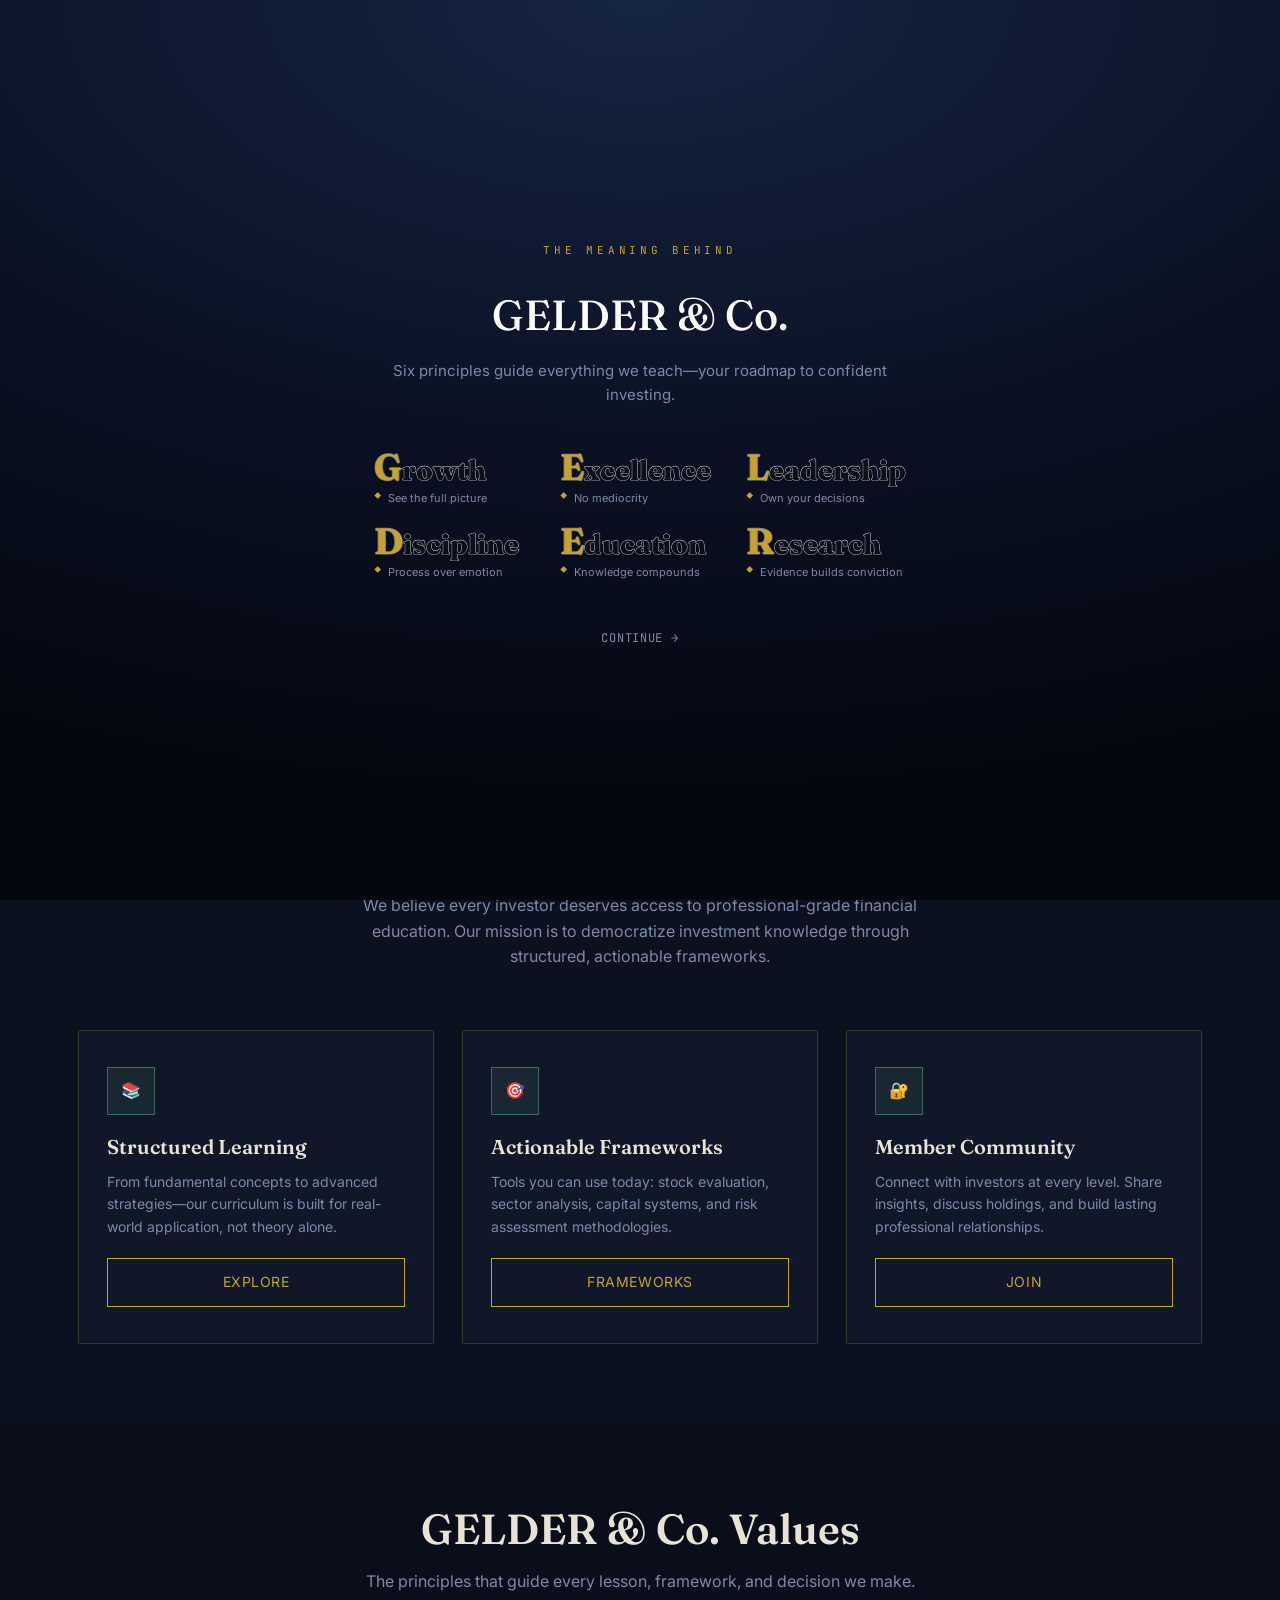
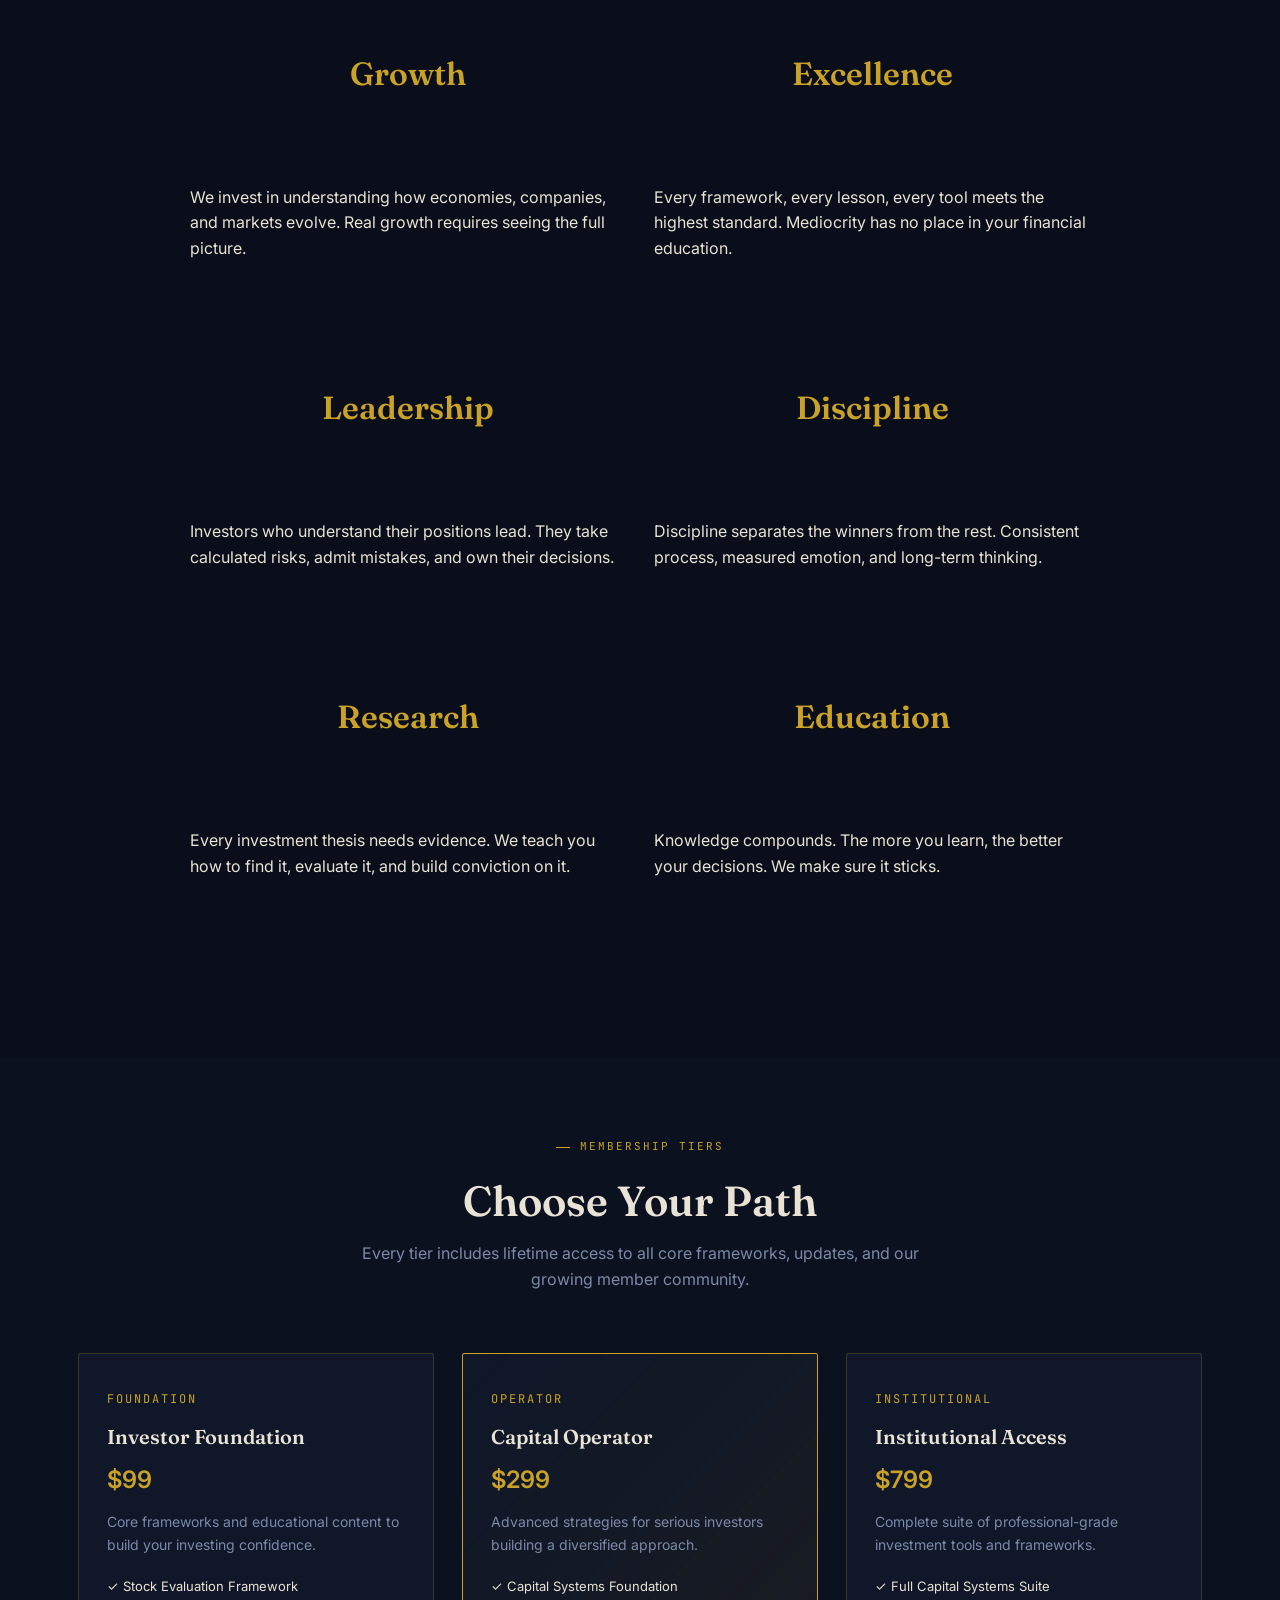
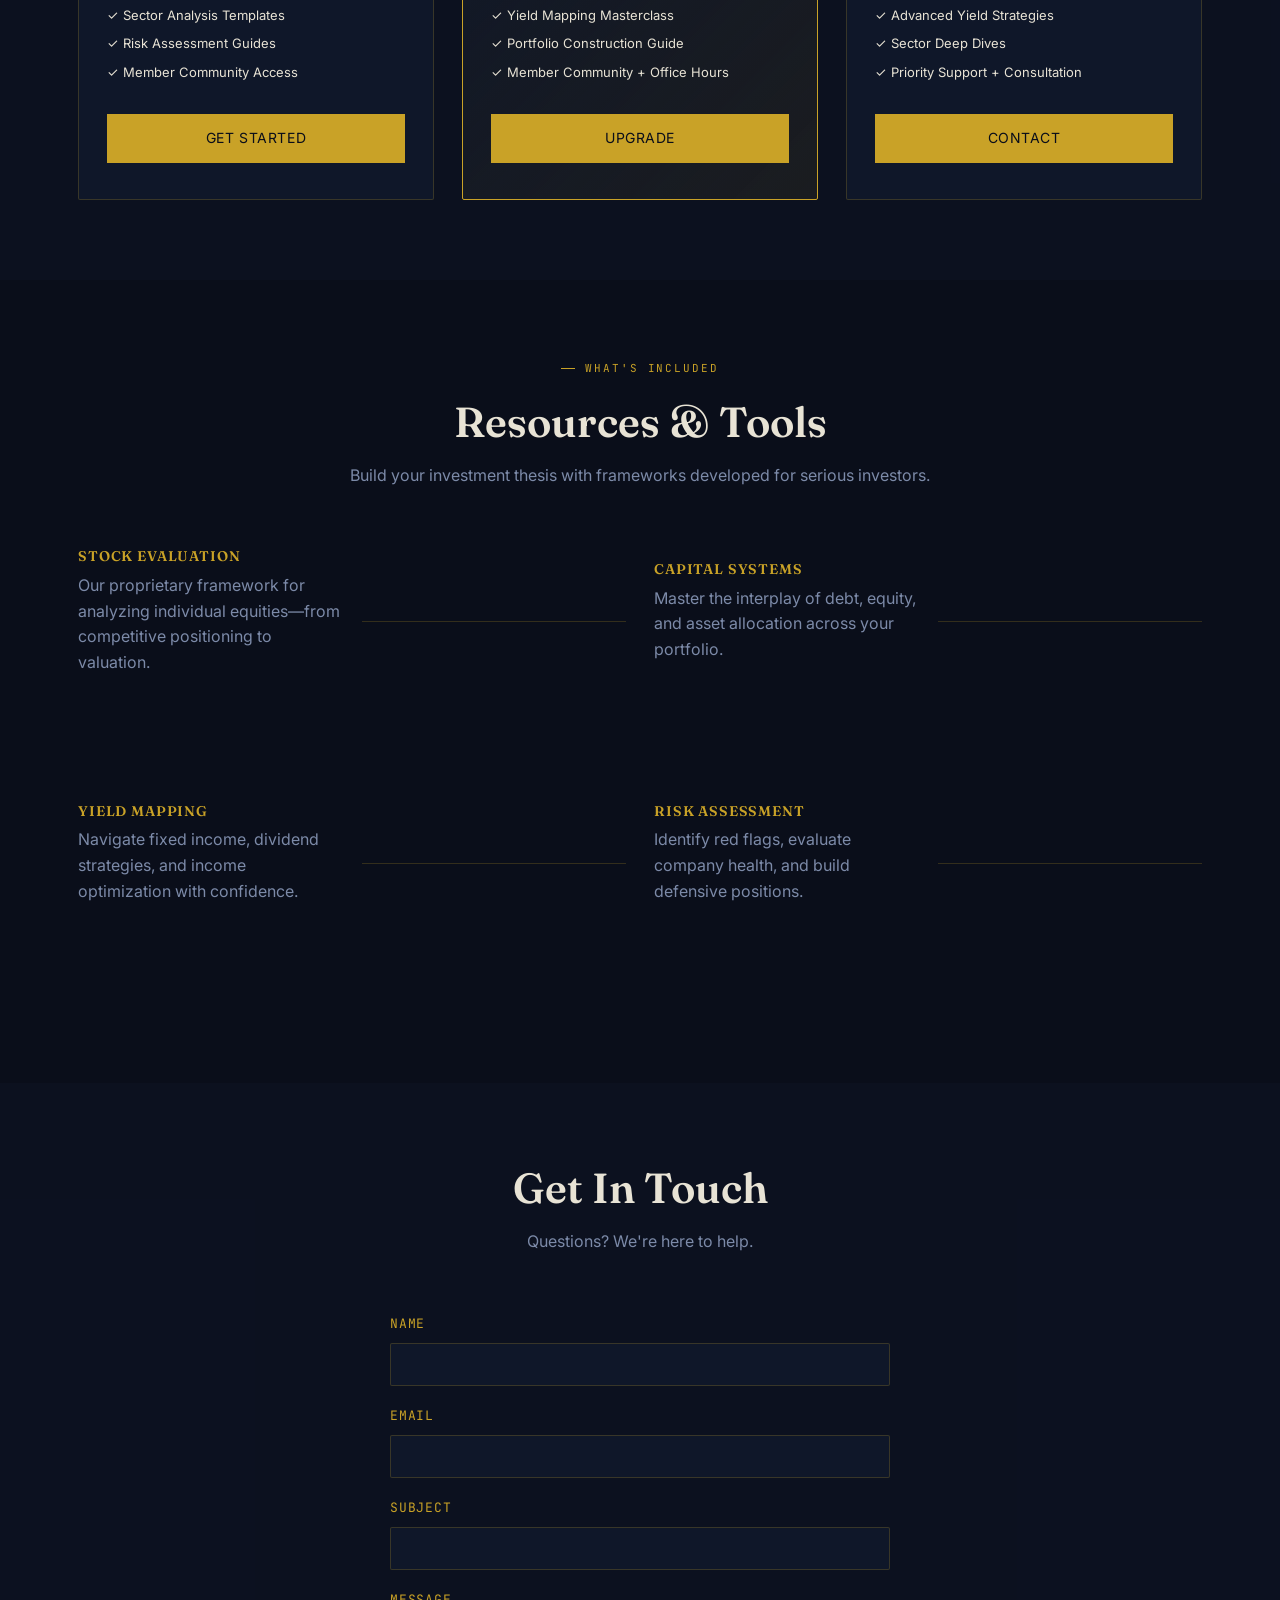
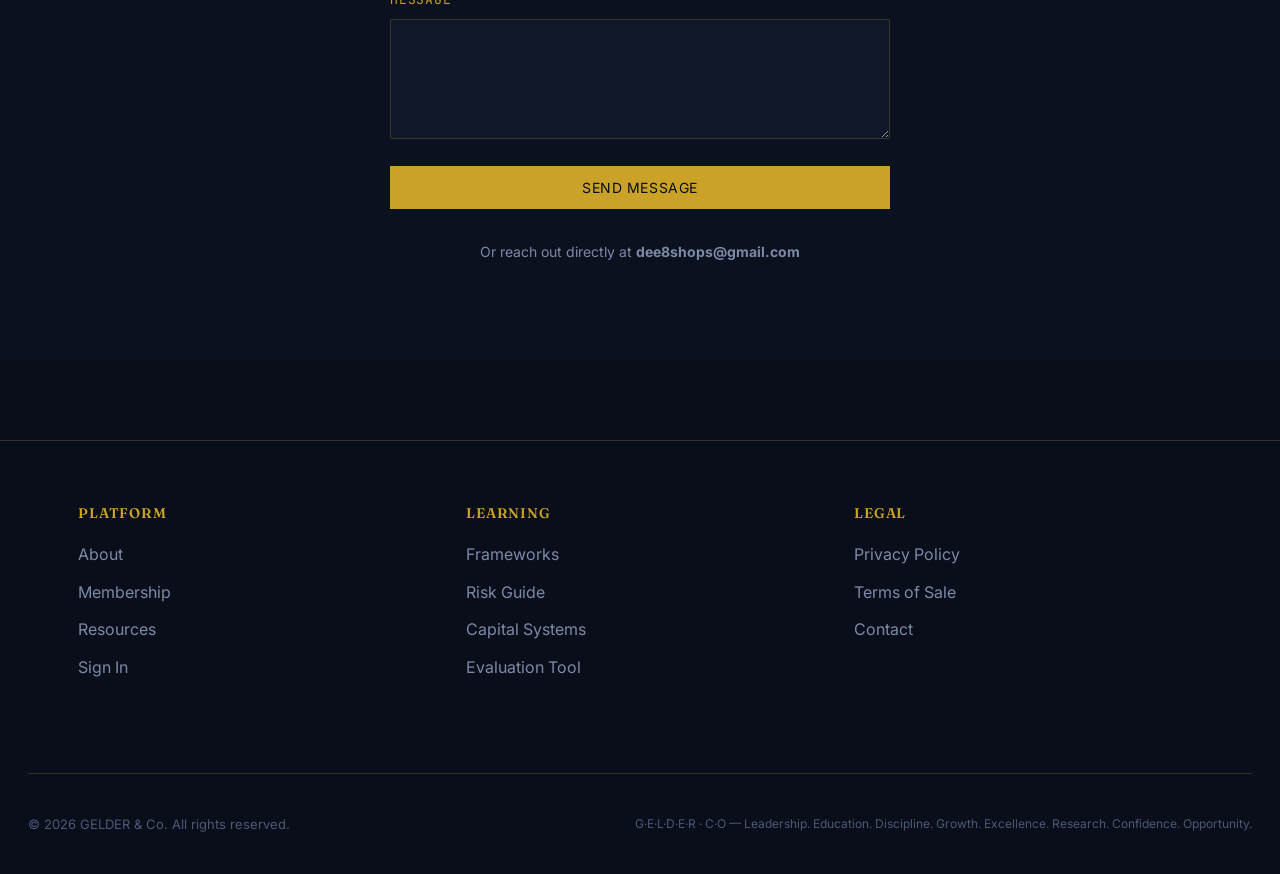
<file: index.html>
<!DOCTYPE html>
<html lang="en">
<head>
  <meta charset="UTF-8">
  <meta name="viewport" content="width=device-width, initial-scale=1.0">
  <title>GELDER & Co. — Financial Education & Membership</title>
  <meta name="description" content="Leadership. Education. Discipline. Growth. Excellence. Research. Building Confidence and Creating Opportunity for every investor.">
  <meta name="theme-color" content="#0A0E1A">
  <meta property="og:title" content="GELDER & Co. — Financial Education">
  <meta property="og:description" content="Leadership. Education. Discipline. Growth. Excellence. Research. Building Confidence and Creating Opportunity.">
  <meta property="og:type" content="website">
  <meta property="og:url" content="https://gelder-co.github.io/">
  
  <!-- Google Fonts -->
  <link rel="preconnect" href="https://fonts.googleapis.com">
  <link rel="preconnect" href="https://fonts.gstatic.com" crossorigin>
  <link href="https://fonts.googleapis.com/css2?family=Fraunces:wght@400;500;600;700&family=Inter:wght@400;500;600;700&family=JetBrains+Mono:wght@400;500;600&display=swap" rel="stylesheet">
  
  <!-- Main CSS -->
  <link rel="stylesheet" href="/css/styles.css">
  <link rel="canonical" href="https://gelder-co.github.io/">
</head>
<body>
  <!-- NAV -->
  <header>
    <nav>
      <div class="logo">
        <div class="mark"><span>G</span></div>
        <span>GELDER & Co.</span>
      </div>
      <div class="navlinks">
        <a href="#about">About</a>
        <a href="#membership">Membership</a>
        <a href="#resources">Resources</a>
        <a href="#contact">Contact</a>
      </div>
      <div style="display:flex; gap:16px; align-items:center;">
        <a href="https://gelder-co.github.io/entry-splash.html" class="sign-in-link">Sign In</a>
        <a href="https://gelder-co.github.io/entry-splash.html" class="nav-cta">Get Access</a>
      </div>
      <button class="navlinks-mobile-toggle" onclick="toggleMobileNav()">☰</button>
    </nav>
  </header>

  <!-- HERO SECTION -->
  <section class="hero">
    <div class="hero-content">
      <div class="eyebrow" style="justify-content:center; margin-bottom:24px;">
        <span class="tick"></span>
        <span>FINANCIAL EDUCATION PLATFORM</span>
      </div>
      <h1>Master the Markets<br><em>With Confidence</em></h1>
      <p>Leadership. Education. Discipline. Growth. Excellence. Research. Building Confidence and Creating Opportunity for every investor.</p>
      <div class="cta">
        <a href="https://gelder-co.github.io/entry-splash.html" class="btn primary">Start Learning</a>
        <a href="#about" class="btn secondary">Learn More</a>
      </div>
    </div>
  </section>

  <!-- ABOUT SECTION -->
  <section id="about" class="alt-bg">
    <div class="wrap">
      <div class="section-title">
        <div class="eyebrow">
          <span class="tick"></span>
          <span>WHO WE ARE</span>
        </div>
        <h2>The GELDER & Co. Difference</h2>
        <p>We believe every investor deserves access to professional-grade financial education. Our mission is to democratize investment knowledge through structured, actionable frameworks.</p>
      </div>
      <div class="grid-3">
        <div class="card">
          <div class="card-icon">📚</div>
          <h3>Structured Learning</h3>
          <p>From fundamental concepts to advanced strategies—our curriculum is built for real-world application, not theory alone.</p>
          <a href="#" class="btn">Explore</a>
        </div>
        <div class="card">
          <div class="card-icon">🎯</div>
          <h3>Actionable Frameworks</h3>
          <p>Tools you can use today: stock evaluation, sector analysis, capital systems, and risk assessment methodologies.</p>
          <a href="#" class="btn">Frameworks</a>
        </div>
        <div class="card">
          <div class="card-icon">🔐</div>
          <h3>Member Community</h3>
          <p>Connect with investors at every level. Share insights, discuss holdings, and build lasting professional relationships.</p>
          <a href="#" class="btn">Join</a>
        </div>
      </div>
    </div>
  </section>

  <!-- VALUES SECTION -->
  <section id="values">
    <div class="wrap">
      <div class="section-title">
        <h2>GELDER & Co. Values</h2>
        <p>The principles that guide every lesson, framework, and decision we make.</p>
      </div>
      <div class="grid-2" style="max-width:900px; margin:0 auto;">
        <div class="feature-block" style="display:flex; flex-direction:column; grid-template-columns:1fr;">
          <h3 style="color:var(--gold);">Growth</h3>
          <p>We invest in understanding how economies, companies, and markets evolve. Real growth requires seeing the full picture.</p>
        </div>
        <div class="feature-block" style="display:flex; flex-direction:column; grid-template-columns:1fr;">
          <h3 style="color:var(--gold);">Excellence</h3>
          <p>Every framework, every lesson, every tool meets the highest standard. Mediocrity has no place in your financial education.</p>
        </div>
        <div class="feature-block" style="display:flex; flex-direction:column; grid-template-columns:1fr;">
          <h3 style="color:var(--gold);">Leadership</h3>
          <p>Investors who understand their positions lead. They take calculated risks, admit mistakes, and own their decisions.</p>
        </div>
        <div class="feature-block" style="display:flex; flex-direction:column; grid-template-columns:1fr;">
          <h3 style="color:var(--gold);">Discipline</h3>
          <p>Discipline separates the winners from the rest. Consistent process, measured emotion, and long-term thinking.</p>
        </div>
        <div class="feature-block" style="display:flex; flex-direction:column; grid-template-columns:1fr;">
          <h3 style="color:var(--gold);">Research</h3>
          <p>Every investment thesis needs evidence. We teach you how to find it, evaluate it, and build conviction on it.</p>
        </div>
        <div class="feature-block" style="display:flex; flex-direction:column; grid-template-columns:1fr;">
          <h3 style="color:var(--gold);">Education</h3>
          <p>Knowledge compounds. The more you learn, the better your decisions. We make sure it sticks.</p>
        </div>
      </div>
    </div>
  </section>

  <!-- MEMBERSHIP SECTION -->
  <section id="membership" class="alt-bg">
    <div class="wrap">
      <div class="section-title">
        <div class="eyebrow">
          <span class="tick"></span>
          <span>MEMBERSHIP TIERS</span>
        </div>
        <h2>Choose Your Path</h2>
        <p>Every tier includes lifetime access to all core frameworks, updates, and our growing member community.</p>
      </div>
      <div class="grid-3">
        <div class="card">
          <div class="eyebrow" style="margin-bottom:16px;">
            <span style="font-size:12px;">FOUNDATION</span>
          </div>
          <h3>Investor Foundation</h3>
          <p style="font-size:24px; color:var(--gold); font-weight:600; margin-bottom:12px;">$99</p>
          <p>Core frameworks and educational content to build your investing confidence.</p>
          <ul style="font-size:13px; list-style:none; margin-left:0; margin-bottom:24px;">
            <li>✓ Stock Evaluation Framework</li>
            <li>✓ Sector Analysis Templates</li>
            <li>✓ Risk Assessment Guides</li>
            <li>✓ Member Community Access</li>
          </ul>
          <a href="https://gelder-co.github.io/entry-splash.html" class="btn primary" style="width:100%;">Get Started</a>
        </div>
        <div class="card" style="border-color:var(--gold); background:linear-gradient(135deg, var(--bg-card) 0%, rgba(201,162,39,0.08) 100%);">
          <div class="eyebrow" style="margin-bottom:16px;">
            <span style="font-size:12px;">OPERATOR</span>
          </div>
          <h3>Capital Operator</h3>
          <p style="font-size:24px; color:var(--gold); font-weight:600; margin-bottom:12px;">$299</p>
          <p>Advanced strategies for serious investors building a diversified approach.</p>
          <ul style="font-size:13px; list-style:none; margin-left:0; margin-bottom:24px;">
            <li>✓ Capital Systems Foundation</li>
            <li>✓ Yield Mapping Masterclass</li>
            <li>✓ Portfolio Construction Guide</li>
            <li>✓ Member Community + Office Hours</li>
          </ul>
          <a href="https://gelder-co.github.io/entry-splash.html" class="btn primary" style="width:100%;">Upgrade</a>
        </div>
        <div class="card">
          <div class="eyebrow" style="margin-bottom:16px;">
            <span style="font-size:12px;">INSTITUTIONAL</span>
          </div>
          <h3>Institutional Access</h3>
          <p style="font-size:24px; color:var(--gold); font-weight:600; margin-bottom:12px;">$799</p>
          <p>Complete suite of professional-grade investment tools and frameworks.</p>
          <ul style="font-size:13px; list-style:none; margin-left:0; margin-bottom:24px;">
            <li>✓ Full Capital Systems Suite</li>
            <li>✓ Advanced Yield Strategies</li>
            <li>✓ Sector Deep Dives</li>
            <li>✓ Priority Support + Consultation</li>
          </ul>
          <a href="https://gelder-co.github.io/entry-splash.html" class="btn primary" style="width:100%;">Contact</a>
        </div>
      </div>
    </div>
  </section>

  <!-- RESOURCES SECTION -->
  <section id="resources">
    <div class="wrap">
      <div class="section-title">
        <div class="eyebrow">
          <span class="tick"></span>
          <span>WHAT'S INCLUDED</span>
        </div>
        <h2>Resources & Tools</h2>
        <p>Build your investment thesis with frameworks developed for serious investors.</p>
      </div>
      <div class="grid-2">
        <div class="feature-block" style="display:grid; gap:20px;">
          <div>
            <h4 style="color:var(--gold); font-size:14px; text-transform:uppercase; letter-spacing:0.06em; margin-bottom:8px;">Stock Evaluation</h4>
            <p style="color:var(--slate);">Our proprietary framework for analyzing individual equities—from competitive positioning to valuation.</p>
          </div>
          <div class="ledger-rule"></div>
        </div>
        <div class="feature-block" style="display:grid; gap:20px;">
          <div>
            <h4 style="color:var(--gold); font-size:14px; text-transform:uppercase; letter-spacing:0.06em; margin-bottom:8px;">Capital Systems</h4>
            <p style="color:var(--slate);">Master the interplay of debt, equity, and asset allocation across your portfolio.</p>
          </div>
          <div class="ledger-rule"></div>
        </div>
        <div class="feature-block" style="display:grid; gap:20px;">
          <div>
            <h4 style="color:var(--gold); font-size:14px; text-transform:uppercase; letter-spacing:0.06em; margin-bottom:8px;">Yield Mapping</h4>
            <p style="color:var(--slate);">Navigate fixed income, dividend strategies, and income optimization with confidence.</p>
          </div>
          <div class="ledger-rule"></div>
        </div>
        <div class="feature-block" style="display:grid; gap:20px;">
          <div>
            <h4 style="color:var(--gold); font-size:14px; text-transform:uppercase; letter-spacing:0.06em; margin-bottom:8px;">Risk Assessment</h4>
            <p style="color:var(--slate);">Identify red flags, evaluate company health, and build defensive positions.</p>
          </div>
          <div class="ledger-rule"></div>
        </div>
      </div>
    </div>
  </section>

  <!-- CONTACT SECTION -->
  <section id="contact" class="alt-bg">
    <div class="wrap max-w-600">
      <div class="section-title">
        <h2>Get In Touch</h2>
        <p>Questions? We're here to help.</p>
      </div>
      <form style="max-width:500px; margin:0 auto;">
        <label for="name">Name</label>
        <input type="text" id="name" name="name" required>
        
        <label for="email">Email</label>
        <input type="email" id="email" name="email" required>
        
        <label for="subject">Subject</label>
        <input type="text" id="subject" name="subject">
        
        <label for="message">Message</label>
        <textarea id="message" name="message"></textarea>
        
        <button type="submit" class="btn primary" style="width:100%;">Send Message</button>
      </form>
      <p style="text-align:center; margin-top:32px; font-size:14px; color:var(--slate);">
        Or reach out directly at <strong>dee8shops@gmail.com</strong>
      </p>
    </div>
  </section>

  <!-- FOOTER -->
  <footer>
    <div class="wrap">
      <div style="display:grid; grid-template-columns:repeat(auto-fit, minmax(220px, 1fr)); gap:40px; margin-bottom:40px;">
        <div>
          <h4>Platform</h4>
          <ul style="list-style:none; margin:0; padding:0;">
            <li><a href="#about">About</a></li>
            <li><a href="#membership">Membership</a></li>
            <li><a href="#resources">Resources</a></li>
            <li><a href="/entry-splash.html">Sign In</a></li>
          </ul>
        </div>
        <div>
          <h4>Learning</h4>
          <ul style="list-style:none; margin:0; padding:0;">
            <li><a href="/docs-page-template.html">Frameworks</a></li>
            <li><a href="/red-flag-guide.html">Risk Guide</a></li>
            <li><a href="/capital-systems-suite.html">Capital Systems</a></li>
            <li><a href="/stock-evaluation-framework.html">Evaluation Tool</a></li>
          </ul>
        </div>
        <div>
          <h4>Legal</h4>
          <ul style="list-style:none; margin:0; padding:0;">
            <li><a href="/privacy-policy.html">Privacy Policy</a></li>
            <li><a href="/terms-of-sale.html">Terms of Sale</a></li>
            <li><a href="#contact">Contact</a></li>
          </ul>
        </div>
      </div>
    </div>
    <div class="footer-bottom">
      <p>&copy; 2026 GELDER & Co. All rights reserved.</p>
      <p style="font-size:12px; color:var(--slate-dim);">G·E·L·D·E·R · C·O — Leadership. Education. Discipline. Growth. Excellence. Research. Confidence. Opportunity.</p>
    </div>
  </footer>

  <!-- SPLASH OVERLAY (Fade-away intro) -->
  <div class="ledger-splash" id="ledgerSplash">
    <div class="ls-tag">The Meaning Behind</div>
    <div class="ls-title">GELDER & Co.</div>
    <p class="ls-intro">Six principles guide everything we teach—your roadmap to confident investing.</p>
    <div class="ls-rows">
      <div class="ls-wr">
        <div class="ls-w"><span class="ls-ini">G</span>rowth</div>
        <div class="ls-d">See the full picture</div>
      </div>
      <div class="ls-wr">
        <div class="ls-w"><span class="ls-ini">E</span>xcellence</div>
        <div class="ls-d">No mediocrity</div>
      </div>
      <div class="ls-wr">
        <div class="ls-w"><span class="ls-ini">L</span>eadership</div>
        <div class="ls-d">Own your decisions</div>
      </div>
      <div class="ls-wr">
        <div class="ls-w"><span class="ls-ini">D</span>iscipline</div>
        <div class="ls-d">Process over emotion</div>
      </div>
      <div class="ls-wr">
        <div class="ls-w"><span class="ls-ini">E</span>ducation</div>
        <div class="ls-d">Knowledge compounds</div>
      </div>
      <div class="ls-wr">
        <div class="ls-w"><span class="ls-ini">R</span>esearch</div>
        <div class="ls-d">Evidence builds conviction</div>
      </div>
    </div>
    <button class="ls-skip" onclick="skipSplash()">Continue →</button>
  </footer>

  <script>
    // Splash overlay auto-fade
    function initSplash() {
      const splash = document.getElementById('ledgerSplash');
      if (!splash) return;
      const dismissed = localStorage.getItem('ledgerSplashSeen');
      if (dismissed) {
        splash.classList.add('is-done');
      } else {
        setTimeout(() => {
          splash.classList.add('is-hiding');
          setTimeout(() => {
            splash.classList.add('is-done');
            localStorage.setItem('ledgerSplashSeen', 'true');
          }, 700);
        }, 4000);
      }
    }
    function skipSplash() {
      const splash = document.getElementById('ledgerSplash');
      splash.classList.add('is-hiding');
      setTimeout(() => {
        splash.classList.add('is-done');
        localStorage.setItem('ledgerSplashSeen', 'true');
      }, 700);
    }
    function toggleMobileNav() {
      const navlinks = document.querySelector('.navlinks');
      navlinks.style.display = navlinks.style.display === 'flex' ? 'none' : 'flex';
    }
    document.addEventListener('DOMContentLoaded', initSplash);
  </script>
</body>
</html>
</file>
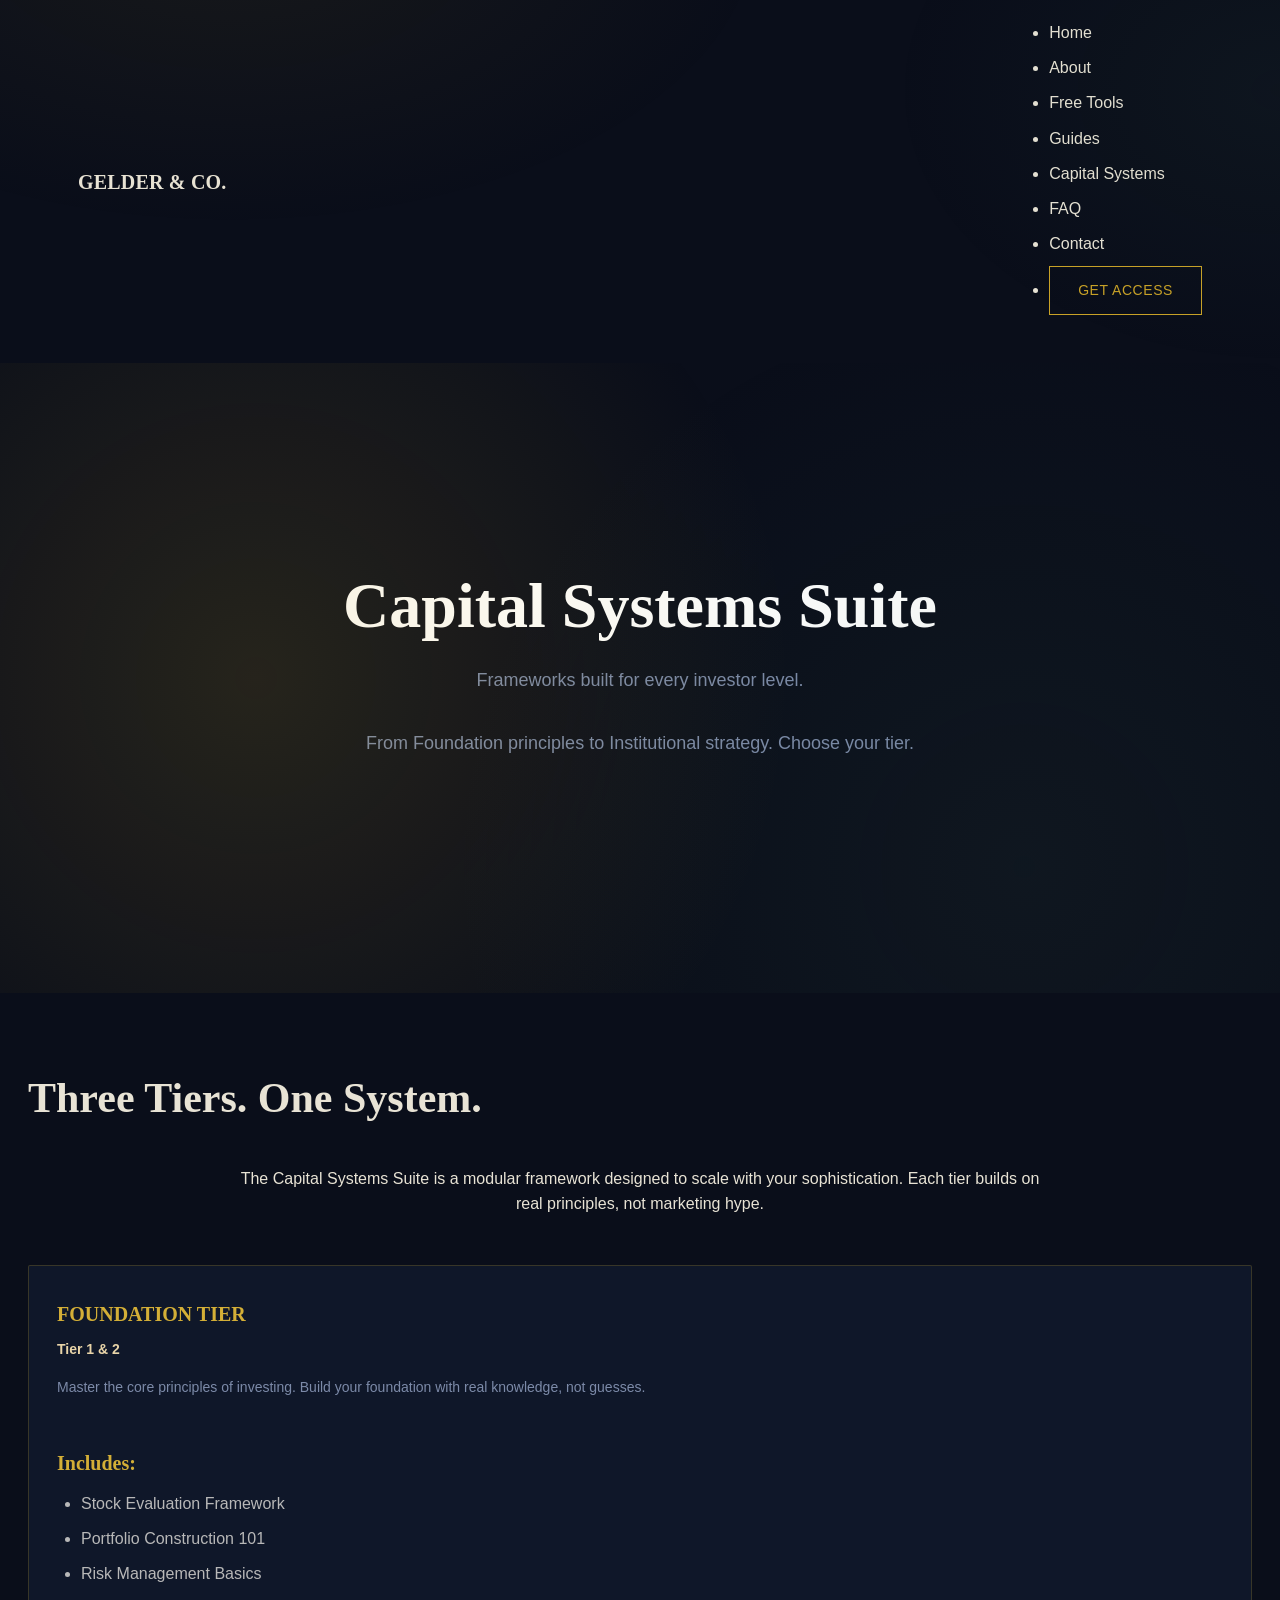
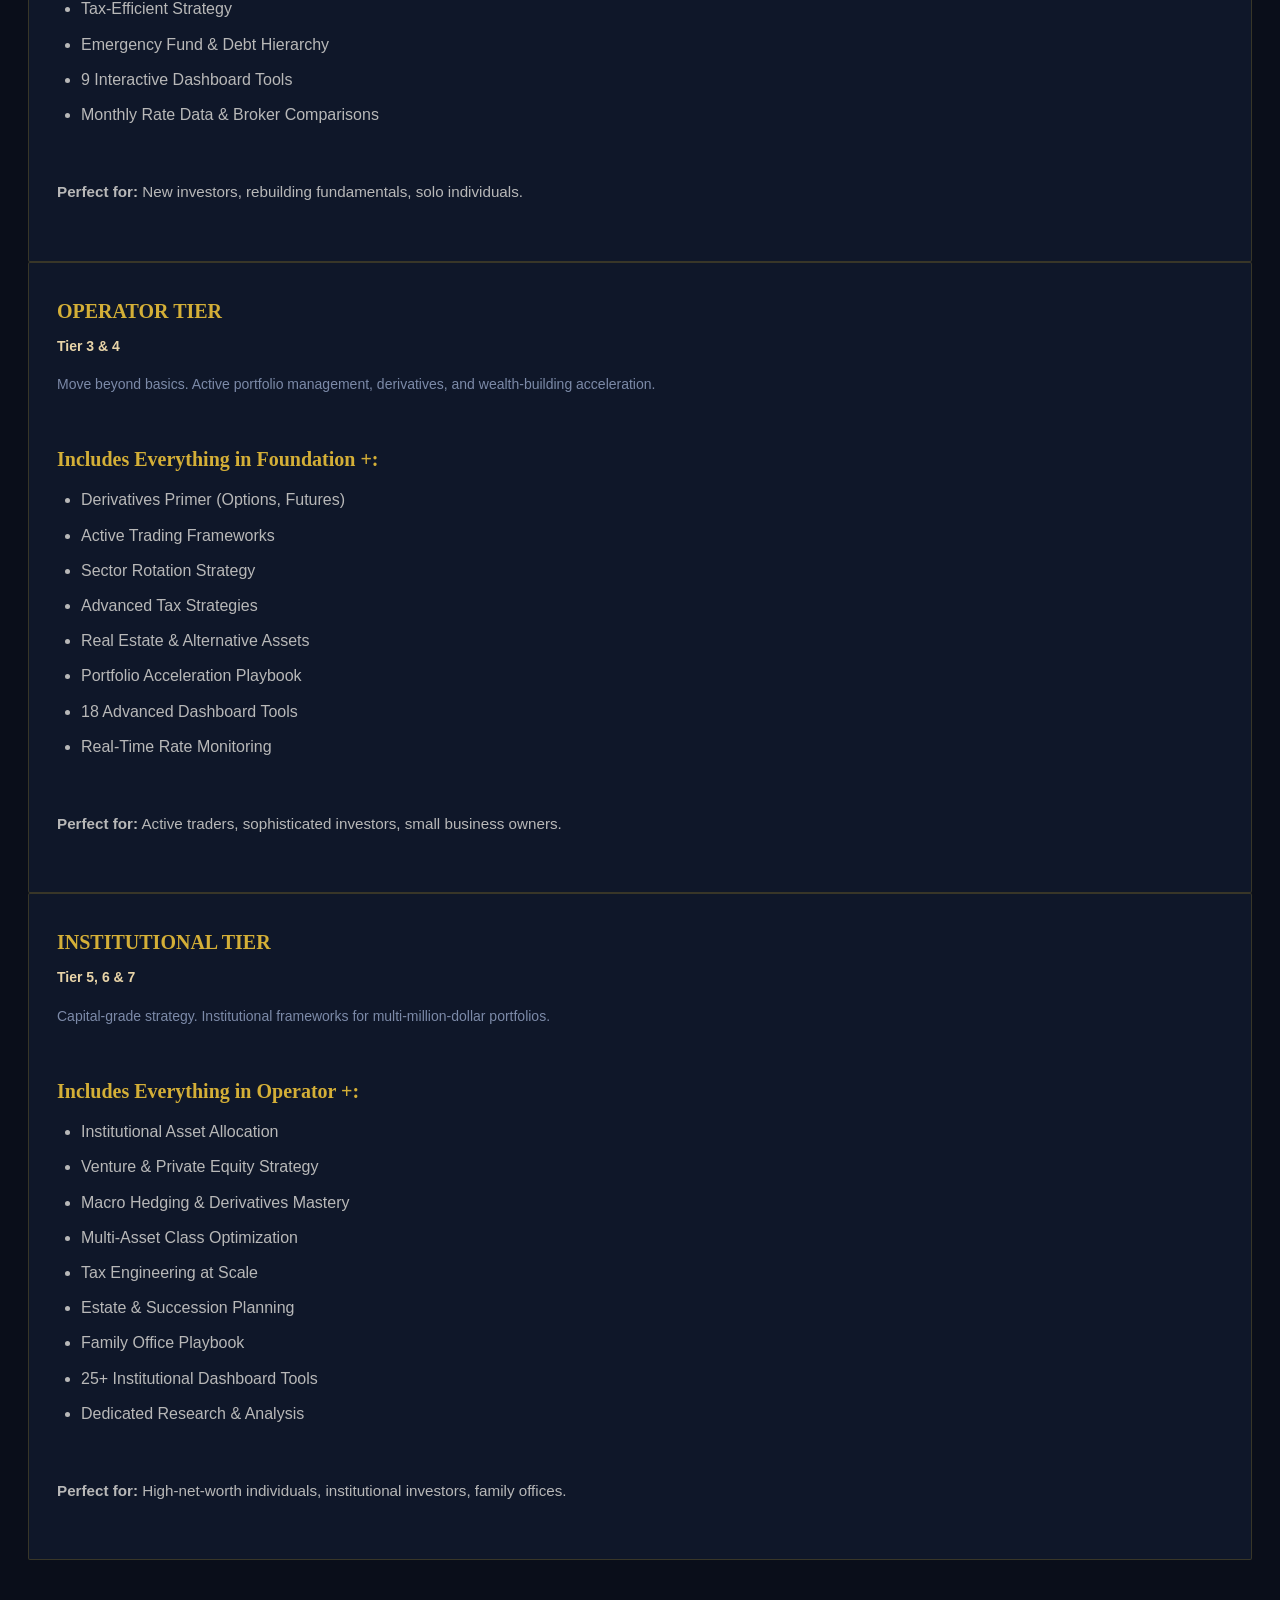
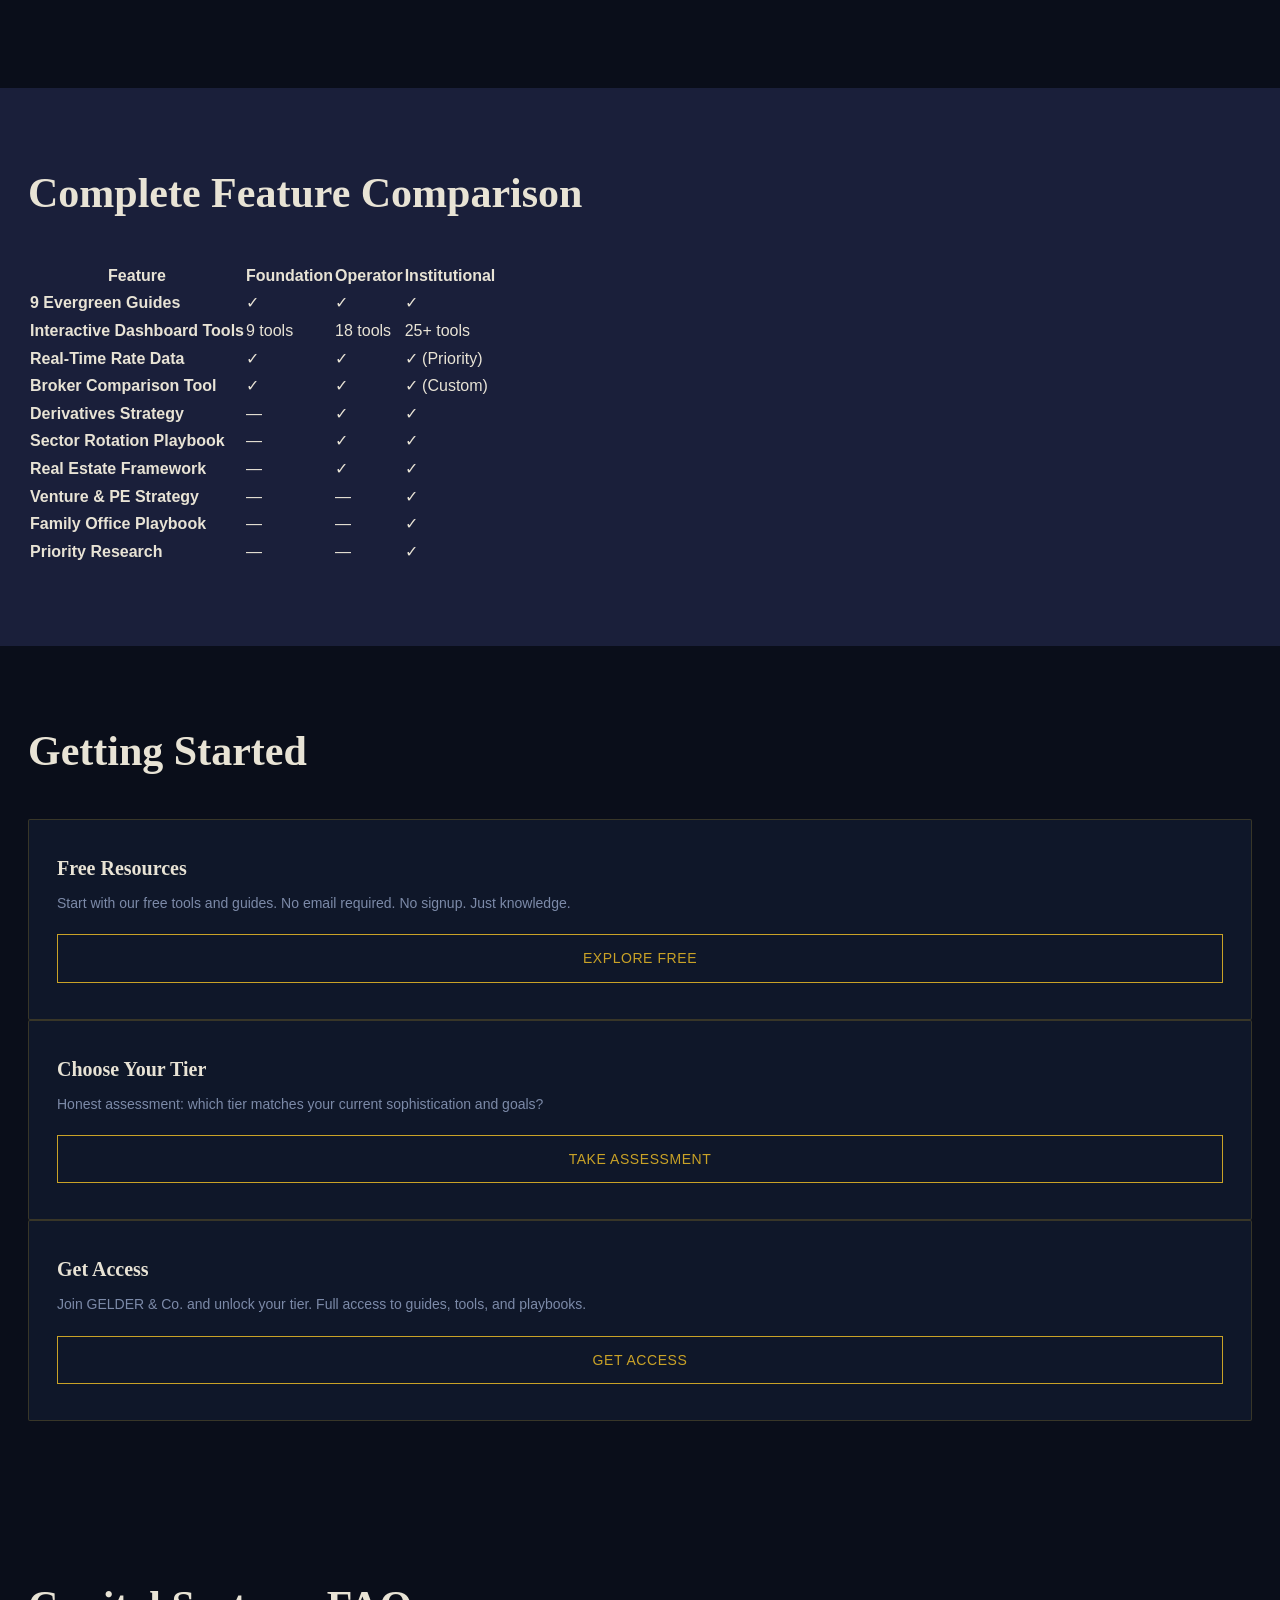
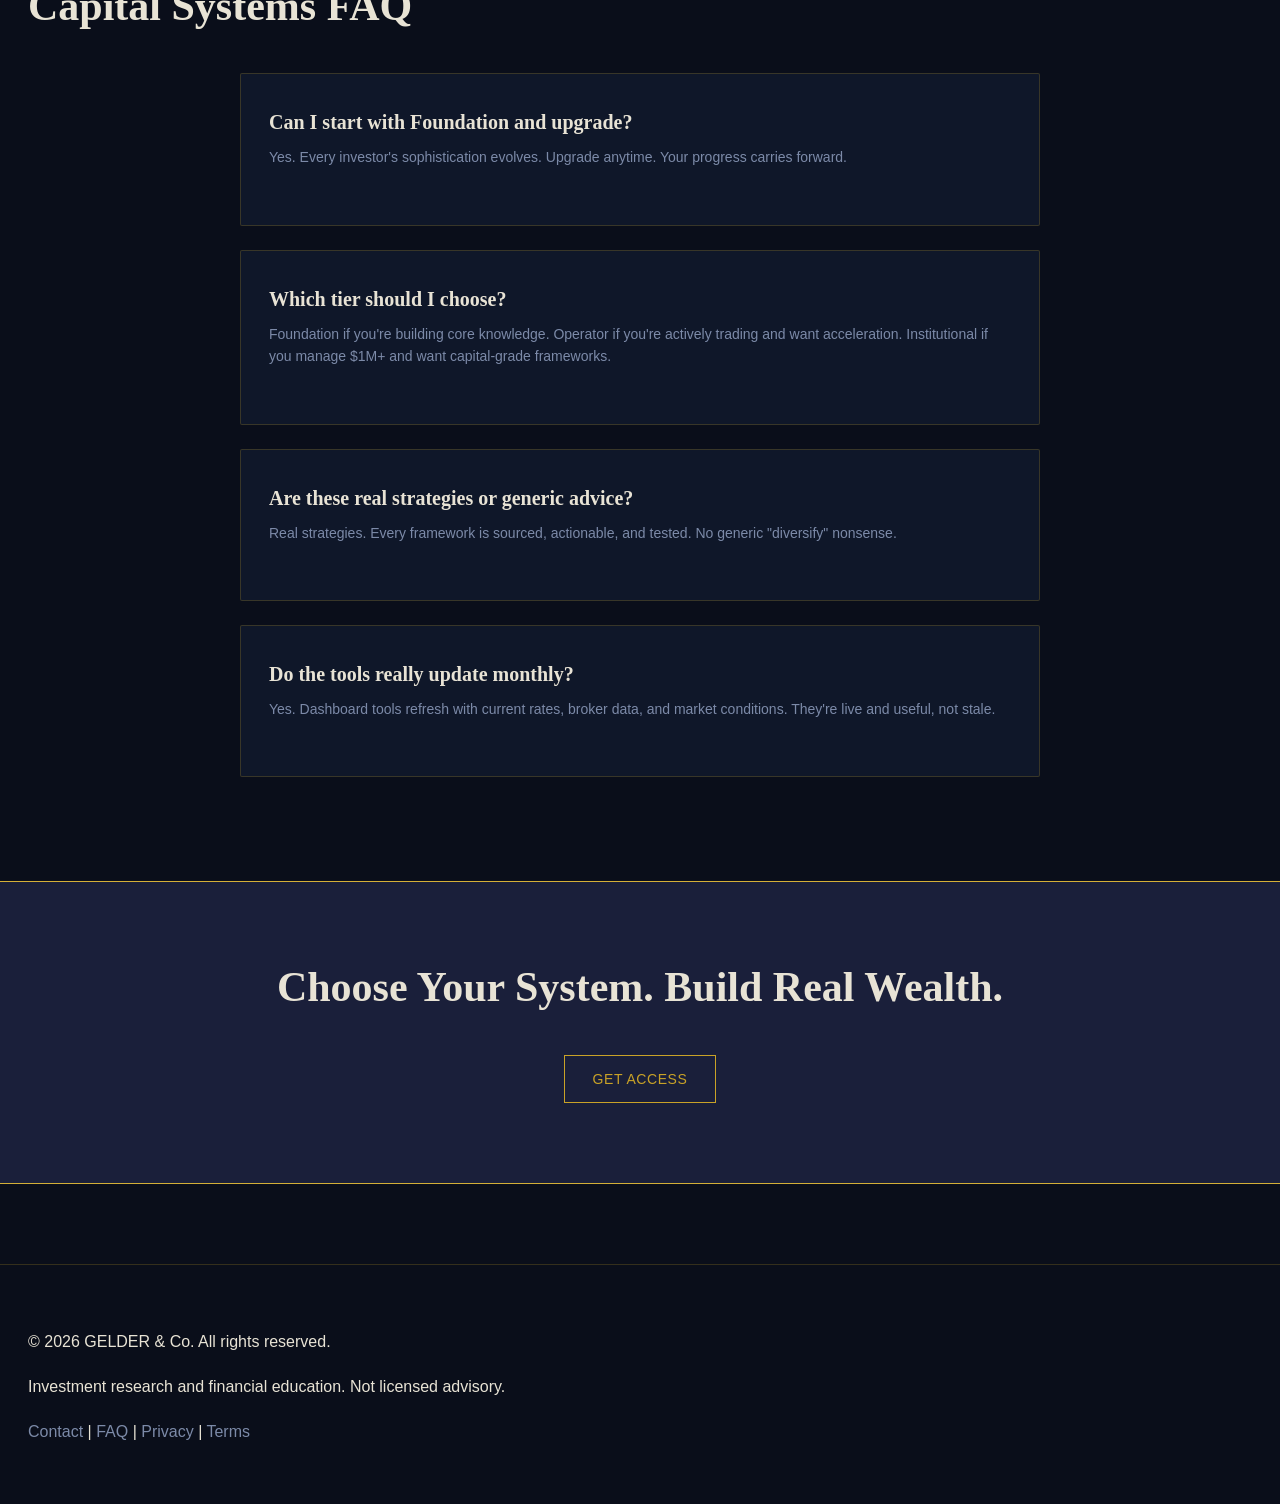
<file: capital-systems-suite-rebrand.html>
<!DOCTYPE html>
<html lang="en">
<head>
  <meta charset="UTF-8">
  <meta name="viewport" content="width=device-width, initial-scale=1.0">
  <title>Capital Systems Suite | GELDER & Co.</title>
  <meta name="description" content="Foundation, Operator, and Institutional frameworks. Playbooks and toolkits for every investor level.">
  <link rel="stylesheet" href="../css/styles.css">
</head>
<body>
  <!-- NAVIGATION -->
  <nav>
    <div class="logo"><a href="../index.html" style="text-decoration: none; color: inherit;">GELDER & CO.</a></div>
    <ul>
      <li><a href="../index.html">Home</a></li>
      <li><a href="../index.html#about">About</a></li>
      <li><a href="../index.html#tools">Free Tools</a></li>
      <li><a href="free-tool-guides.html">Guides</a></li>
      <li><a href="#">Capital Systems</a></li>
      <li><a href="faq.html">FAQ</a></li>
      <li><a href="contact.html">Contact</a></li>
      <li><a href="#" class="btn">GET ACCESS</a></li>
    </ul>
  </nav>

  <!-- HERO -->
  <section class="hero">
    <h1>Capital Systems Suite</h1>
    <p class="tagline">Frameworks built for every investor level.</p>
    <p>From Foundation principles to Institutional strategy. Choose your tier.</p>
  </section>

  <!-- TIER OVERVIEW -->
  <section>
    <h2>Three Tiers. One System.</h2>
    <p style="text-align: center; max-width: 800px; margin: 0 auto 3rem;">The Capital Systems Suite is a modular framework designed to scale with your sophistication. Each tier builds on real principles, not marketing hype.</p>

    <div class="card-grid">
      <!-- FOUNDATION TIER -->
      <div class="card">
        <h3 style="color: #D4AF37;">FOUNDATION TIER</h3>
        <p style="color: #E8D4A8; font-weight: 600; margin-bottom: 1rem;">Tier 1 & 2</p>
        <p>Master the core principles of investing. Build your foundation with real knowledge, not guesses.</p>
        <h4 style="color: #D4AF37; margin-top: 2rem; margin-bottom: 1rem;">Includes:</h4>
        <ul style="color: #B8B8B8;">
          <li>Stock Evaluation Framework</li>
          <li>Portfolio Construction 101</li>
          <li>Risk Management Basics</li>
          <li>Tax-Efficient Strategy</li>
          <li>Emergency Fund & Debt Hierarchy</li>
          <li>9 Interactive Dashboard Tools</li>
          <li>Monthly Rate Data & Broker Comparisons</li>
        </ul>
        <p style="margin-top: 1.5rem; font-size: 0.95rem; color: #B8B8B8;"><strong>Perfect for:</strong> New investors, rebuilding fundamentals, solo individuals.</p>
      </div>

      <!-- OPERATOR TIER -->
      <div class="card">
        <h3 style="color: #D4AF37;">OPERATOR TIER</h3>
        <p style="color: #E8D4A8; font-weight: 600; margin-bottom: 1rem;">Tier 3 & 4</p>
        <p>Move beyond basics. Active portfolio management, derivatives, and wealth-building acceleration.</p>
        <h4 style="color: #D4AF37; margin-top: 2rem; margin-bottom: 1rem;">Includes Everything in Foundation +:</h4>
        <ul style="color: #B8B8B8;">
          <li>Derivatives Primer (Options, Futures)</li>
          <li>Active Trading Frameworks</li>
          <li>Sector Rotation Strategy</li>
          <li>Advanced Tax Strategies</li>
          <li>Real Estate & Alternative Assets</li>
          <li>Portfolio Acceleration Playbook</li>
          <li>18 Advanced Dashboard Tools</li>
          <li>Real-Time Rate Monitoring</li>
        </ul>
        <p style="margin-top: 1.5rem; font-size: 0.95rem; color: #B8B8B8;"><strong>Perfect for:</strong> Active traders, sophisticated investors, small business owners.</p>
      </div>

      <!-- INSTITUTIONAL TIER -->
      <div class="card">
        <h3 style="color: #D4AF37;">INSTITUTIONAL TIER</h3>
        <p style="color: #E8D4A8; font-weight: 600; margin-bottom: 1rem;">Tier 5, 6 & 7</p>
        <p>Capital-grade strategy. Institutional frameworks for multi-million-dollar portfolios.</p>
        <h4 style="color: #D4AF37; margin-top: 2rem; margin-bottom: 1rem;">Includes Everything in Operator +:</h4>
        <ul style="color: #B8B8B8;">
          <li>Institutional Asset Allocation</li>
          <li>Venture & Private Equity Strategy</li>
          <li>Macro Hedging & Derivatives Mastery</li>
          <li>Multi-Asset Class Optimization</li>
          <li>Tax Engineering at Scale</li>
          <li>Estate & Succession Planning</li>
          <li>Family Office Playbook</li>
          <li>25+ Institutional Dashboard Tools</li>
          <li>Dedicated Research & Analysis</li>
        </ul>
        <p style="margin-top: 1.5rem; font-size: 0.95rem; color: #B8B8B8;"><strong>Perfect for:</strong> High-net-worth individuals, institutional investors, family offices.</p>
      </div>
    </div>
  </section>

  <!-- WHAT'S INCLUDED COMPARISON -->
  <section style="background-color: #1A1F3A; margin-top: 3rem;">
    <h2>Complete Feature Comparison</h2>
    <table>
      <thead>
        <tr>
          <th>Feature</th>
          <th>Foundation</th>
          <th>Operator</th>
          <th>Institutional</th>
        </tr>
      </thead>
      <tbody>
        <tr>
          <td><strong>9 Evergreen Guides</strong></td>
          <td>✓</td>
          <td>✓</td>
          <td>✓</td>
        </tr>
        <tr>
          <td><strong>Interactive Dashboard Tools</strong></td>
          <td>9 tools</td>
          <td>18 tools</td>
          <td>25+ tools</td>
        </tr>
        <tr>
          <td><strong>Real-Time Rate Data</strong></td>
          <td>✓</td>
          <td>✓</td>
          <td>✓ (Priority)</td>
        </tr>
        <tr>
          <td><strong>Broker Comparison Tool</strong></td>
          <td>✓</td>
          <td>✓</td>
          <td>✓ (Custom)</td>
        </tr>
        <tr>
          <td><strong>Derivatives Strategy</strong></td>
          <td>—</td>
          <td>✓</td>
          <td>✓</td>
        </tr>
        <tr>
          <td><strong>Sector Rotation Playbook</strong></td>
          <td>—</td>
          <td>✓</td>
          <td>✓</td>
        </tr>
        <tr>
          <td><strong>Real Estate Framework</strong></td>
          <td>—</td>
          <td>✓</td>
          <td>✓</td>
        </tr>
        <tr>
          <td><strong>Venture & PE Strategy</strong></td>
          <td>—</td>
          <td>—</td>
          <td>✓</td>
        </tr>
        <tr>
          <td><strong>Family Office Playbook</strong></td>
          <td>—</td>
          <td>—</td>
          <td>✓</td>
        </tr>
        <tr>
          <td><strong>Priority Research</strong></td>
          <td>—</td>
          <td>—</td>
          <td>✓</td>
        </tr>
      </tbody>
    </table>
  </section>

  <!-- GETTING STARTED -->
  <section>
    <h2>Getting Started</h2>
    <div class="card-grid">
      <div class="card">
        <h3>Free Resources</h3>
        <p>Start with our free tools and guides. No email required. No signup. Just knowledge.</p>
        <a href="../index.html#tools" class="btn btn-secondary">Explore Free</a>
      </div>
      <div class="card">
        <h3>Choose Your Tier</h3>
        <p>Honest assessment: which tier matches your current sophistication and goals?</p>
        <a href="#" class="btn btn-secondary">Take Assessment</a>
      </div>
      <div class="card">
        <h3>Get Access</h3>
        <p>Join GELDER & Co. and unlock your tier. Full access to guides, tools, and playbooks.</p>
        <a href="#" class="btn">GET ACCESS</a>
      </div>
    </div>
  </section>

  <!-- FAQ -->
  <section>
    <h2>Capital Systems FAQ</h2>
    <div style="max-width: 800px; margin: 0 auto;">
      <div class="card" style="margin-bottom: 1.5rem;">
        <h3>Can I start with Foundation and upgrade?</h3>
        <p>Yes. Every investor's sophistication evolves. Upgrade anytime. Your progress carries forward.</p>
      </div>
      <div class="card" style="margin-bottom: 1.5rem;">
        <h3>Which tier should I choose?</h3>
        <p>Foundation if you're building core knowledge. Operator if you're actively trading and want acceleration. Institutional if you manage $1M+ and want capital-grade frameworks.</p>
      </div>
      <div class="card" style="margin-bottom: 1.5rem;">
        <h3>Are these real strategies or generic advice?</h3>
        <p>Real strategies. Every framework is sourced, actionable, and tested. No generic "diversify" nonsense.</p>
      </div>
      <div class="card" style="margin-bottom: 1.5rem;">
        <h3>Do the tools really update monthly?</h3>
        <p>Yes. Dashboard tools refresh with current rates, broker data, and market conditions. They're live and useful, not stale.</p>
      </div>
    </div>
  </section>

  <!-- CTA -->
  <section style="text-align: center; background-color: #1A1F3A; border-top: 1px solid #D4AF37; border-bottom: 1px solid #D4AF37;">
    <h2>Choose Your System. Build Real Wealth.</h2>
    <a href="#" class="btn">GET ACCESS</a>
  </section>

  <!-- FOOTER -->
  <footer>
    <p>&copy; 2026 GELDER & Co. All rights reserved.</p>
    <p>Investment research and financial education. Not licensed advisory.</p>
    <p><a href="contact.html">Contact</a> | <a href="faq.html">FAQ</a> | <a href="#">Privacy</a> | <a href="#">Terms</a></p>
  </footer>
</body>
</html>
</file>
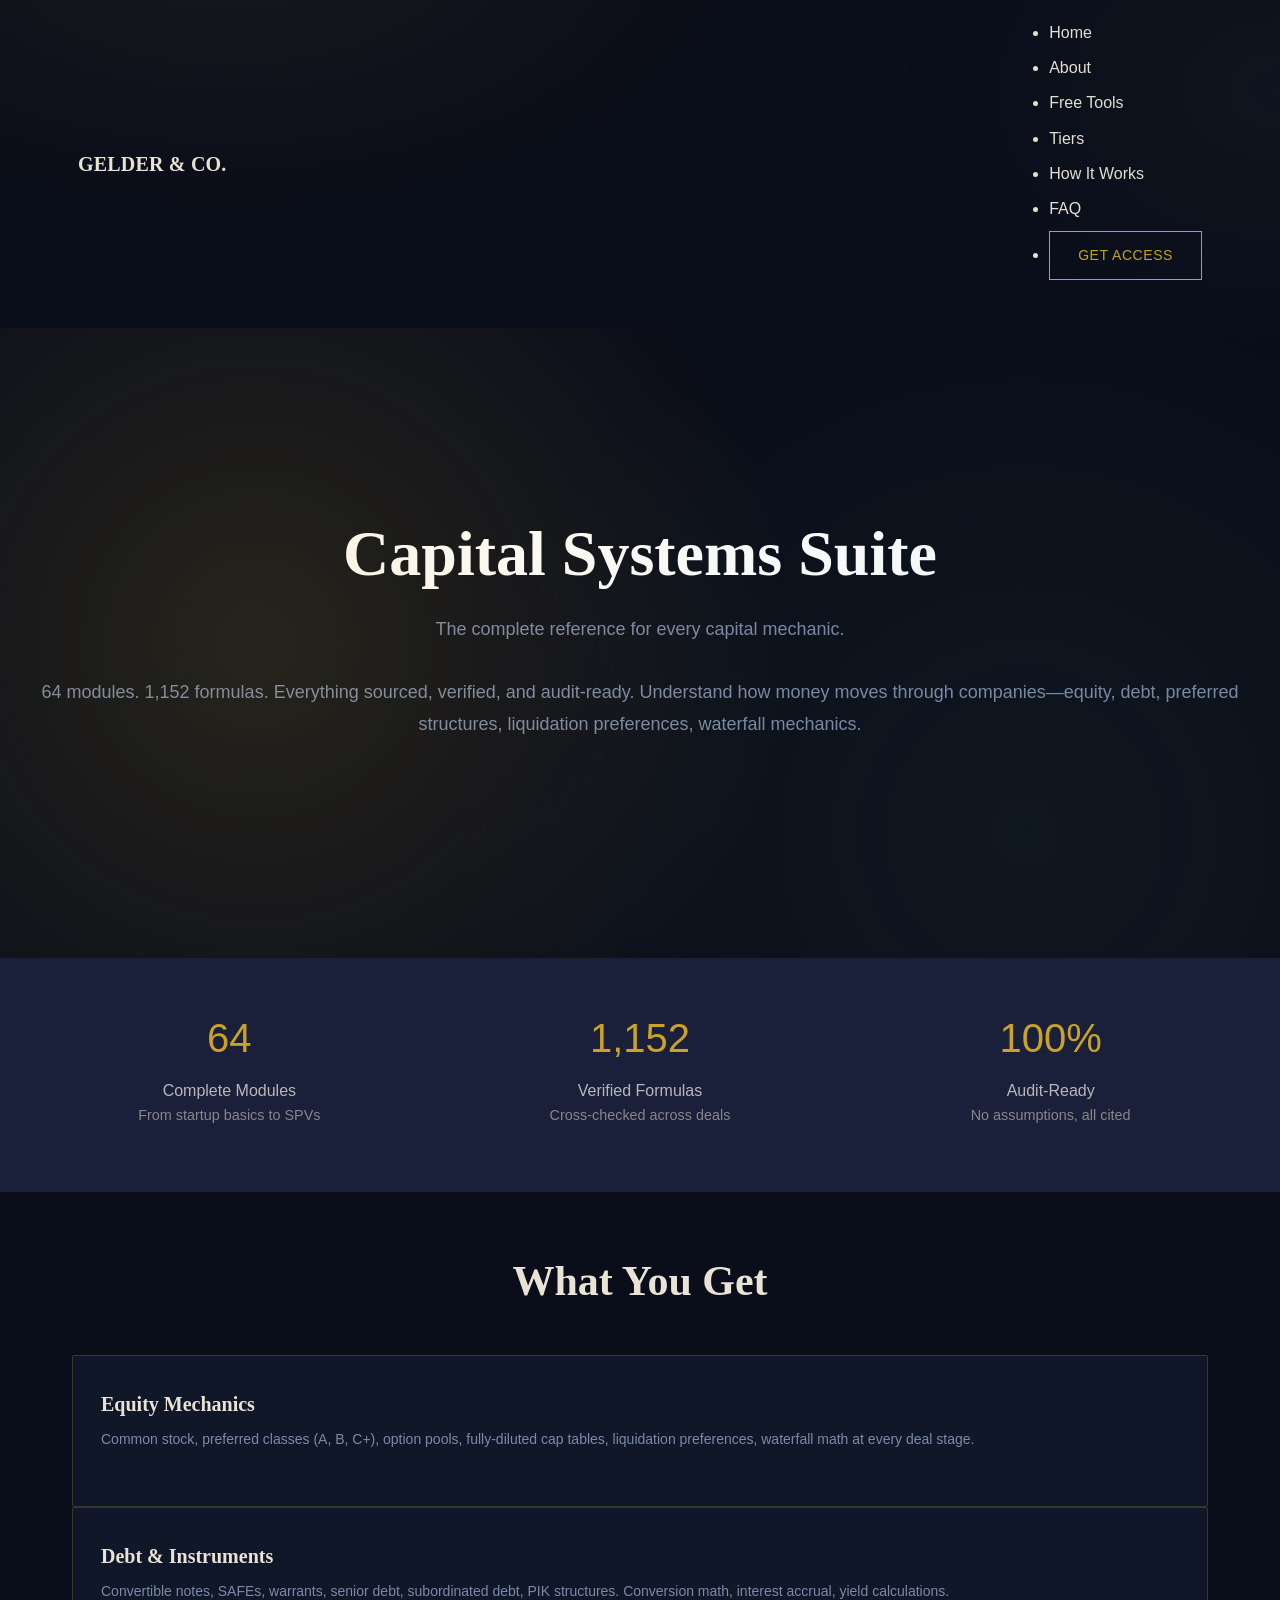
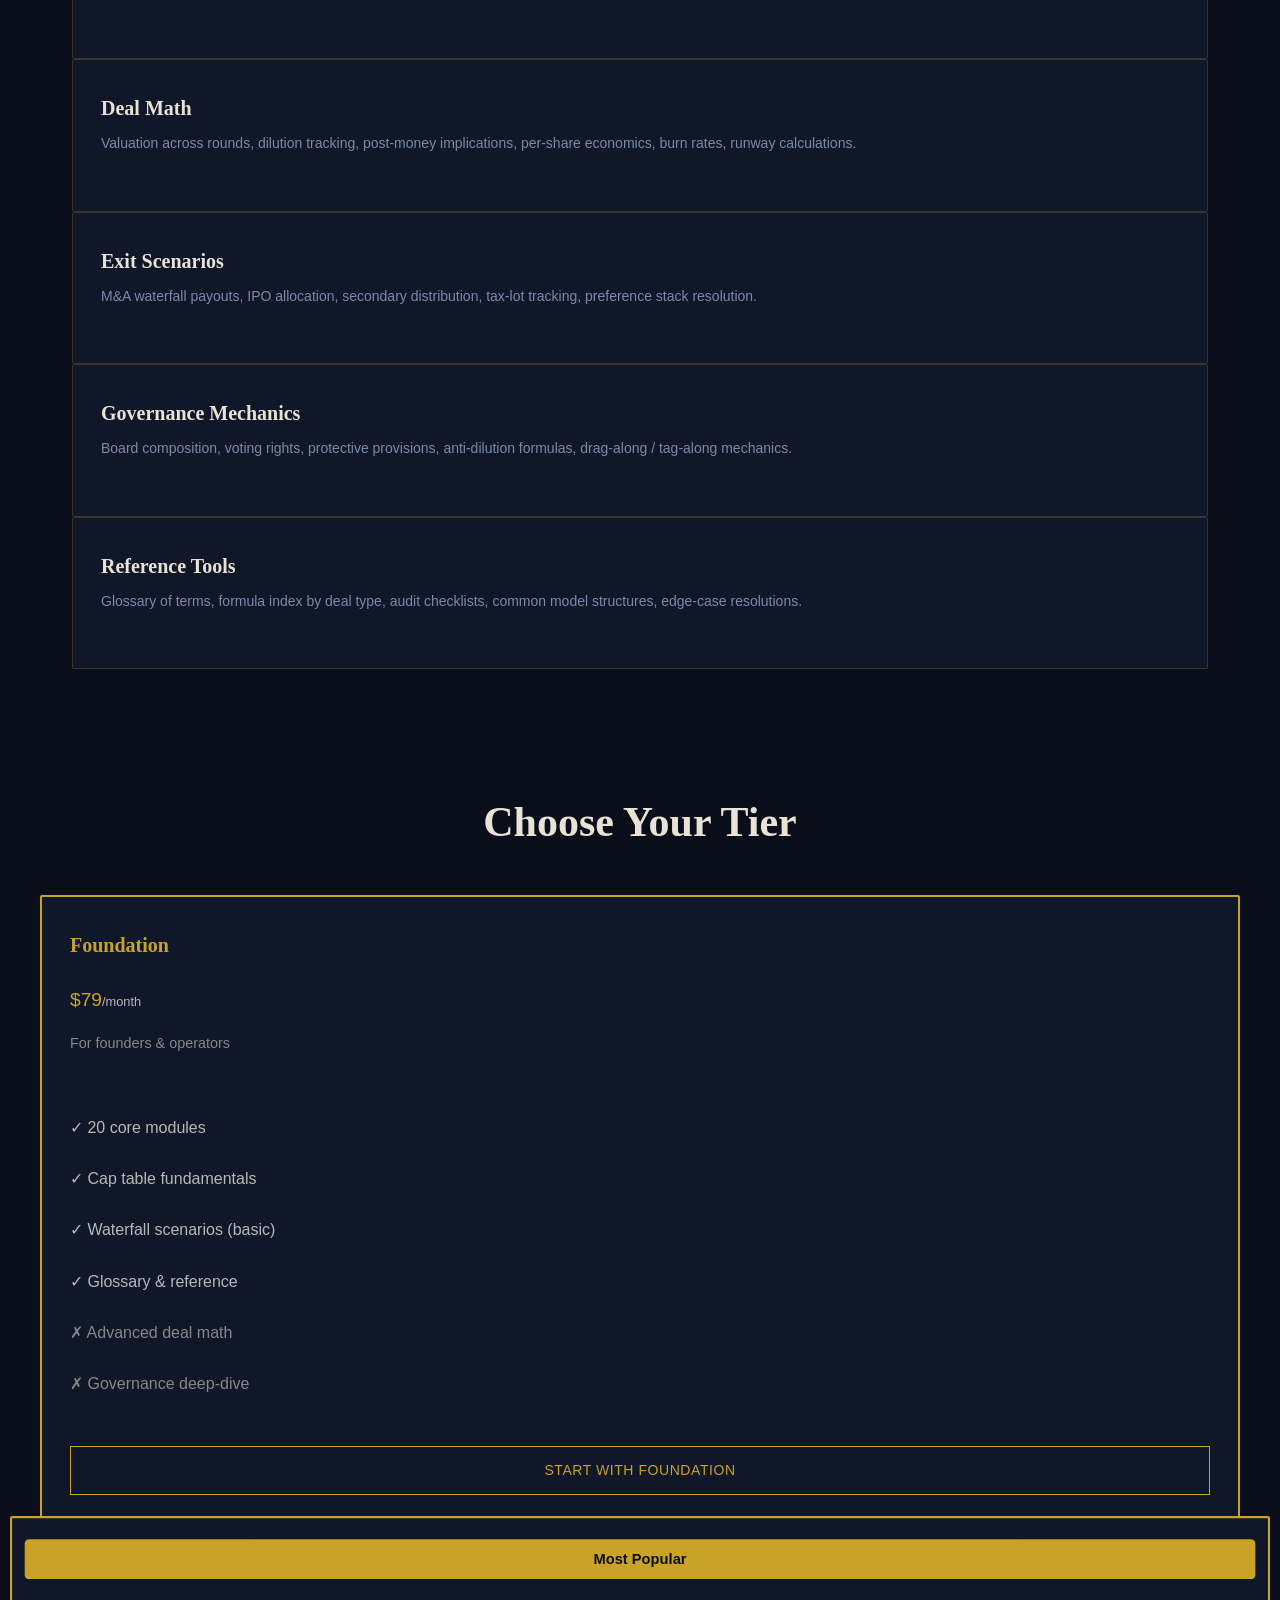
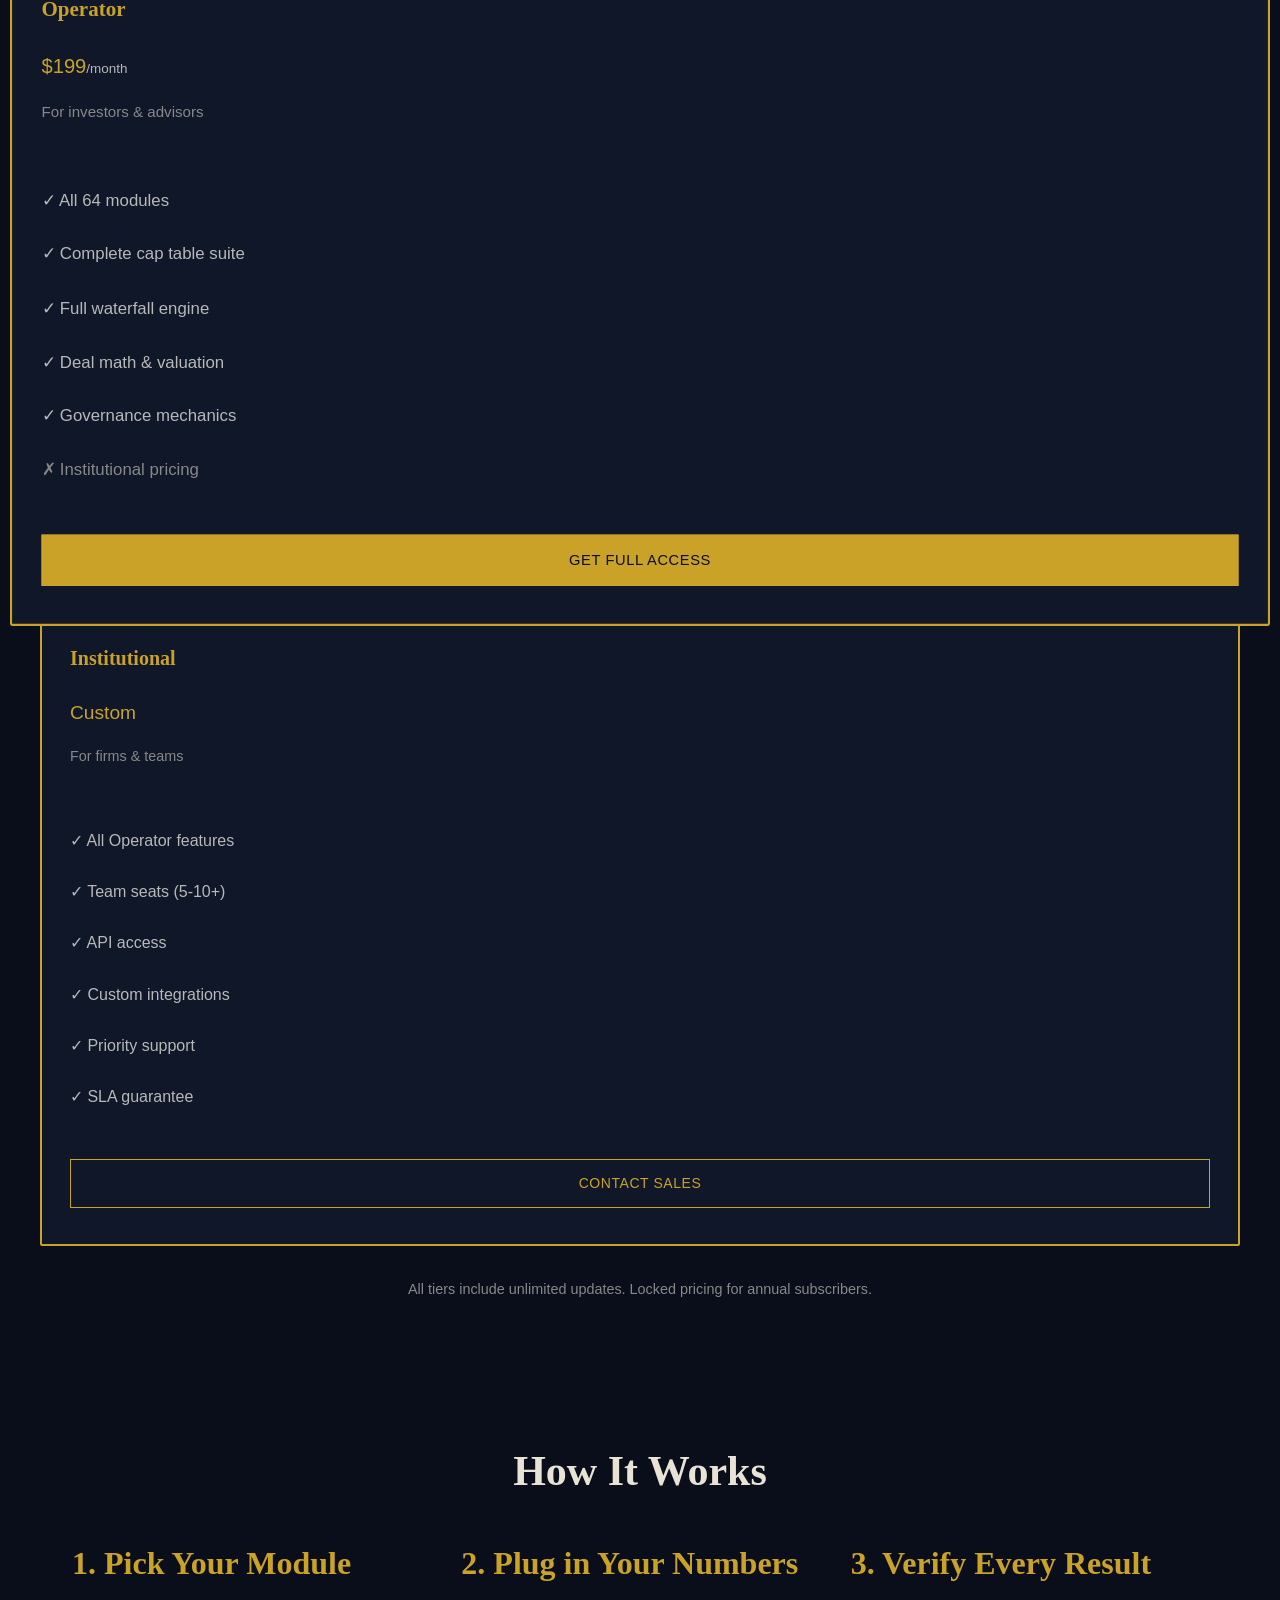
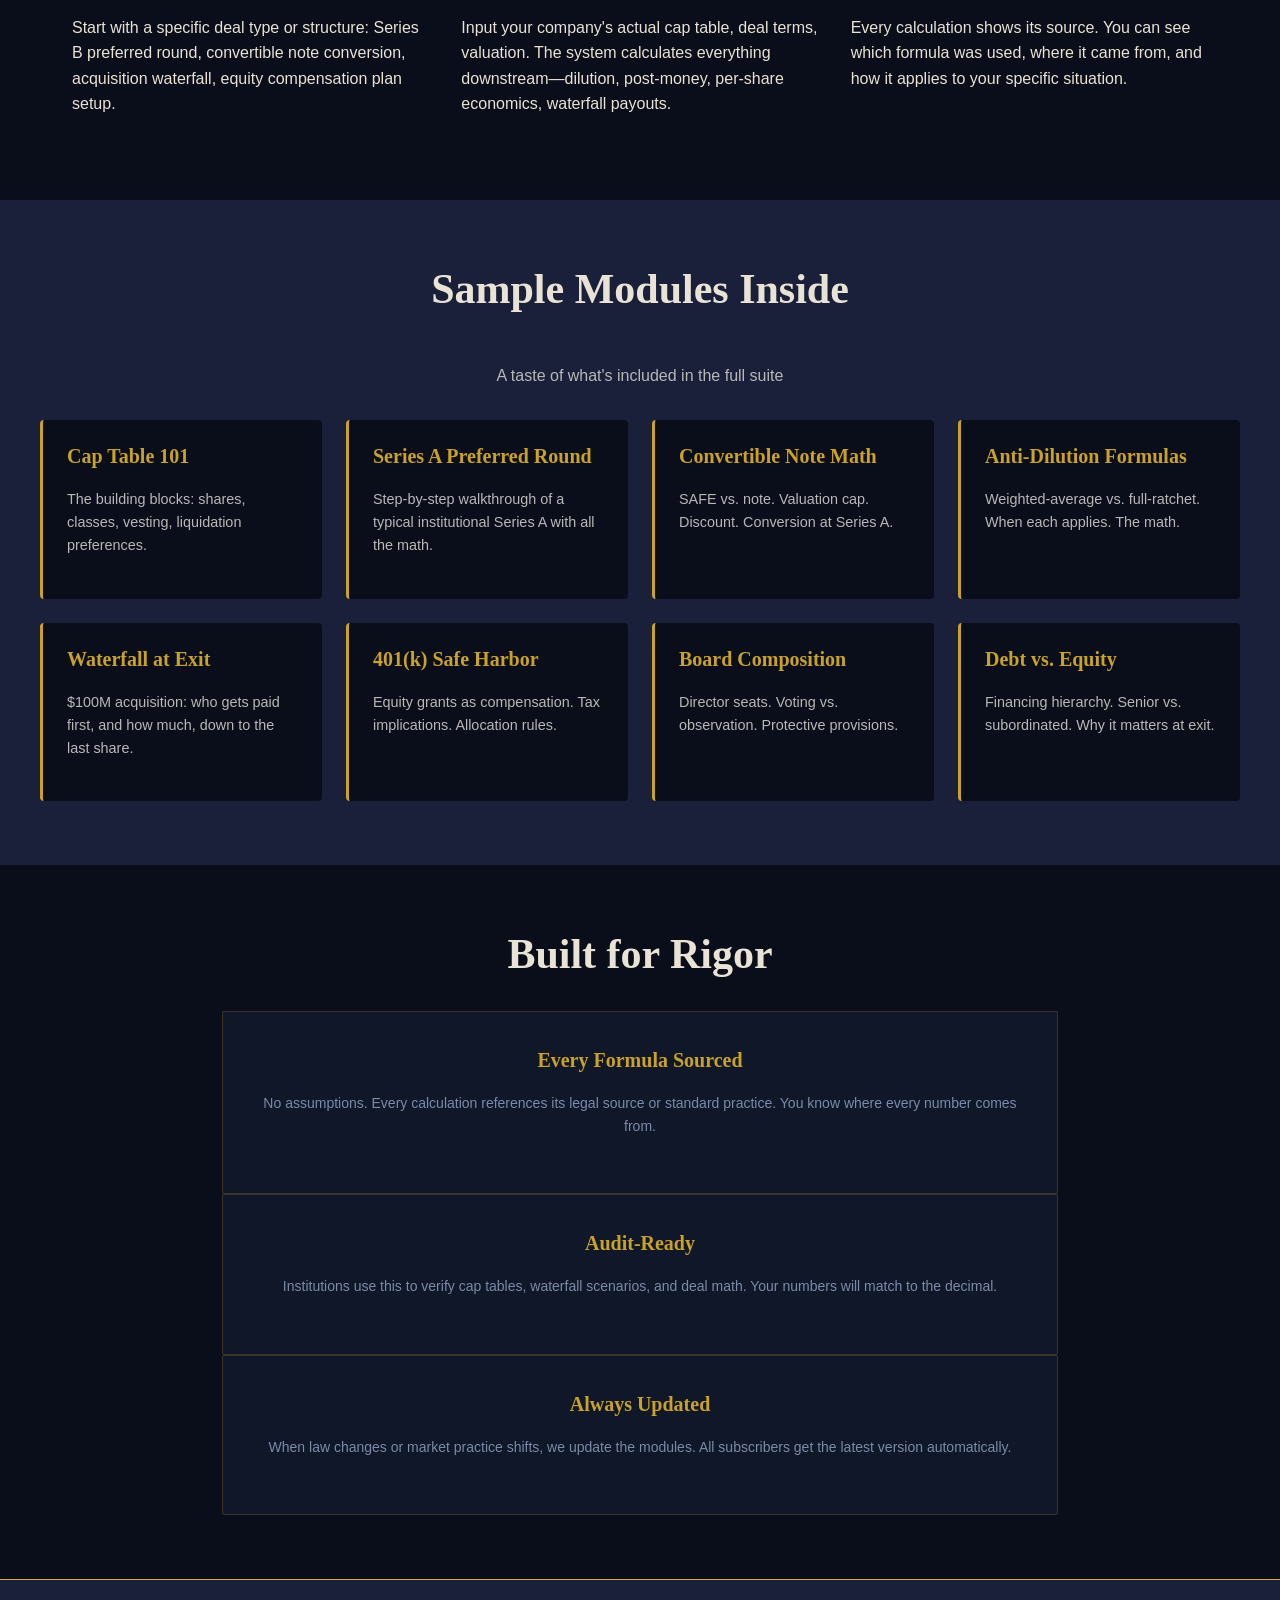
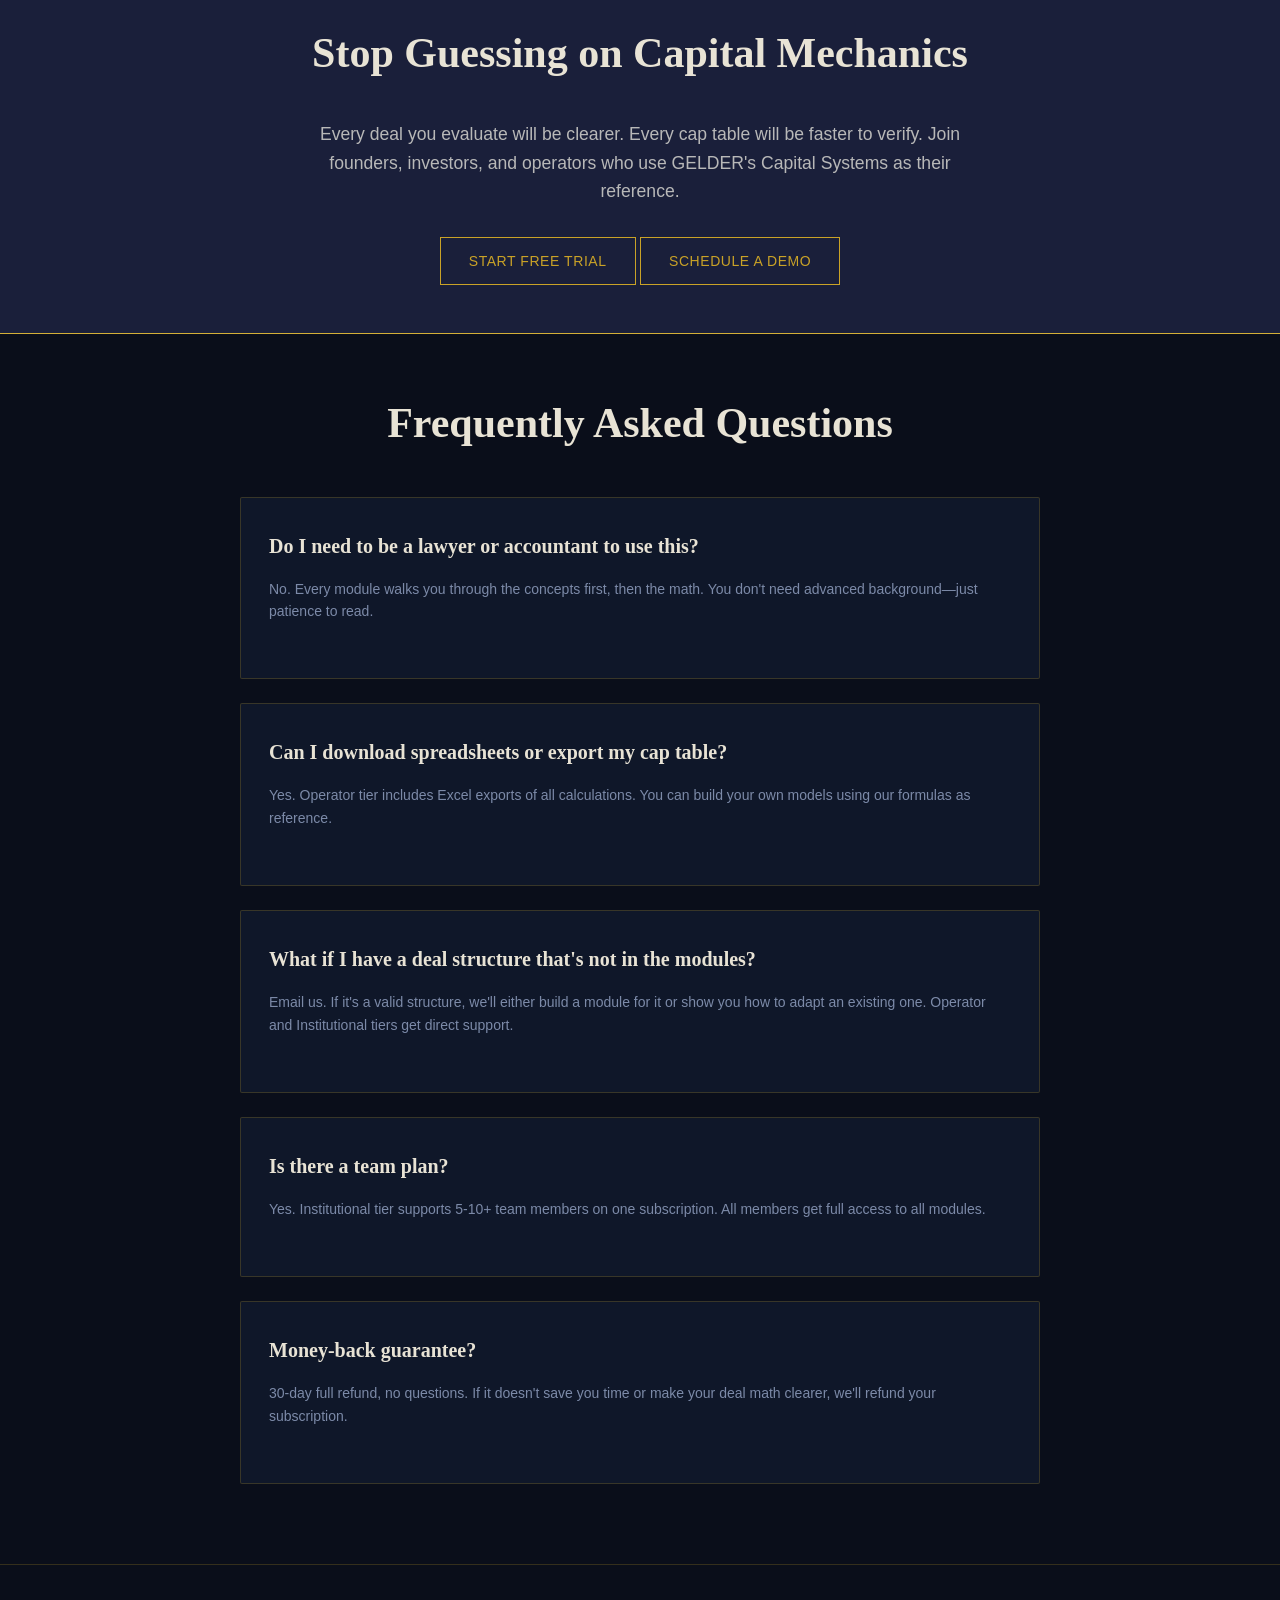
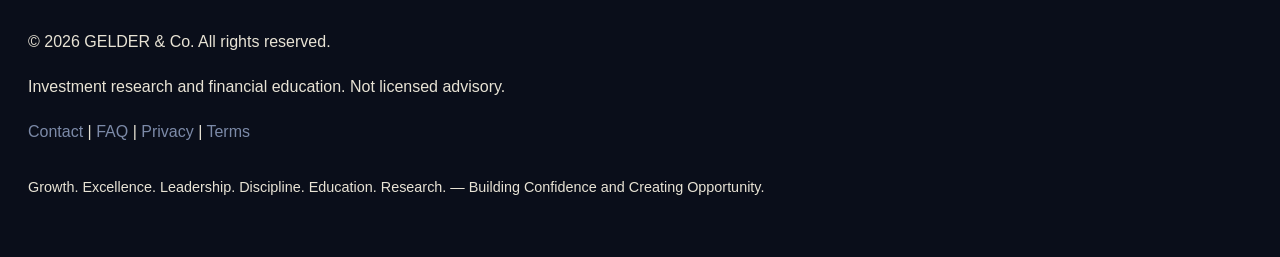
<file: capital-systems-suite.html>
<!DOCTYPE html>
<html lang="en">
<head>
  <meta charset="UTF-8">
  <meta name="viewport" content="width=device-width, initial-scale=1.0">
  <title>Capital Systems Suite | GELDER & Co.</title>
  <meta name="description" content="The most comprehensive, sourced system for understanding capital structures, equity mechanics, and deal math. 64 modules. 1,152 formulas. All verified.">
  <link rel="stylesheet" href="/css/styles.css">
</head>
<body>
  <!-- NAVIGATION -->
  <nav>
    <div class="logo"><a href="/index.html" style="text-decoration: none; color: inherit;">GELDER & CO.</a></div>
    <ul>
      <li><a href="/index.html">Home</a></li>
      <li><a href="/index.html#about">About</a></li>
      <li><a href="/index.html#tools">Free Tools</a></li>
      <li><a href="#tiers">Tiers</a></li>
      <li><a href="#how">How It Works</a></li>
      <li><a href="/faq.html">FAQ</a></li>
      <li><a href="#" class="btn">GET ACCESS</a></li>
    </ul>
  </nav>

  <!-- PAGE HERO -->
  <section class="hero">
    <h1>Capital Systems Suite</h1>
    <p class="tagline">The complete reference for every capital mechanic.</p>
    <p>64 modules. 1,152 formulas. Everything sourced, verified, and audit-ready. Understand how money moves through companies—equity, debt, preferred structures, liquidation preferences, waterfall mechanics.</p>
  </section>

  <!-- QUICK STATS -->
  <section style="background-color: #1A1F3A; padding: 3rem 2rem; text-align: center;">
    <div style="max-width: 1200px; margin: 0 auto; display: grid; grid-template-columns: repeat(auto-fit, minmax(250px, 1fr)); gap: 2rem;">
      <div>
        <p style="font-size: 2.5rem; color: #C9A227; margin: 0;">64</p>
        <p style="color: #B8B8B8; margin: 0.5rem 0 0;">Complete Modules</p>
        <p style="font-size: 0.9rem; color: #888;">From startup basics to SPVs</p>
      </div>
      <div>
        <p style="font-size: 2.5rem; color: #C9A227; margin: 0;">1,152</p>
        <p style="color: #B8B8B8; margin: 0.5rem 0 0;">Verified Formulas</p>
        <p style="font-size: 0.9rem; color: #888;">Cross-checked across deals</p>
      </div>
      <div>
        <p style="font-size: 2.5rem; color: #C9A227; margin: 0;">100%</p>
        <p style="color: #B8B8B8; margin: 0.5rem 0 0;">Audit-Ready</p>
        <p style="font-size: 0.9rem; color: #888;">No assumptions, all cited</p>
      </div>
    </div>
  </section>

  <!-- WHAT'S INCLUDED -->
  <section style="max-width: 1200px; margin: 4rem auto; padding: 0 2rem;">
    <h2 style="text-align: center; margin-bottom: 3rem;">What You Get</h2>
    <div class="card-grid">
      <div class="card">
        <h3>Equity Mechanics</h3>
        <p>Common stock, preferred classes (A, B, C+), option pools, fully-diluted cap tables, liquidation preferences, waterfall math at every deal stage.</p>
      </div>
      <div class="card">
        <h3>Debt & Instruments</h3>
        <p>Convertible notes, SAFEs, warrants, senior debt, subordinated debt, PIK structures. Conversion math, interest accrual, yield calculations.</p>
      </div>
      <div class="card">
        <h3>Deal Math</h3>
        <p>Valuation across rounds, dilution tracking, post-money implications, per-share economics, burn rates, runway calculations.</p>
      </div>
      <div class="card">
        <h3>Exit Scenarios</h3>
        <p>M&A waterfall payouts, IPO allocation, secondary distribution, tax-lot tracking, preference stack resolution.</p>
      </div>
      <div class="card">
        <h3>Governance Mechanics</h3>
        <p>Board composition, voting rights, protective provisions, anti-dilution formulas, drag-along / tag-along mechanics.</p>
      </div>
      <div class="card">
        <h3>Reference Tools</h3>
        <p>Glossary of terms, formula index by deal type, audit checklists, common model structures, edge-case resolutions.</p>
      </div>
    </div>
  </section>

  <!-- TIERS SECTION -->
  <section id="tiers" style="background-color: #0A0E1A; padding: 4rem 2rem;">
    <div style="max-width: 1200px; margin: 0 auto;">
      <h2 style="text-align: center; margin-bottom: 3rem;">Choose Your Tier</h2>
      
      <div class="card-grid">
        <!-- FOUNDATION TIER -->
        <div class="card" style="border: 2px solid #C9A227;">
          <h3 style="color: #C9A227;">Foundation</h3>
          <p style="font-size: 1.2rem; color: #C9A227; margin: 1rem 0;">$79<span style="font-size: 0.8rem; color: #B8B8B8;">/month</span></p>
          <p style="color: #888; font-size: 0.9rem;">For founders & operators</p>
          <ul style="list-style: none; padding: 0; margin: 2rem 0;">
            <li style="padding: 0.5rem 0; color: #B8B8B8;">✓ 20 core modules</li>
            <li style="padding: 0.5rem 0; color: #B8B8B8;">✓ Cap table fundamentals</li>
            <li style="padding: 0.5rem 0; color: #B8B8B8;">✓ Waterfall scenarios (basic)</li>
            <li style="padding: 0.5rem 0; color: #B8B8B8;">✓ Glossary & reference</li>
            <li style="padding: 0.5rem 0; color: #888;">✗ Advanced deal math</li>
            <li style="padding: 0.5rem 0; color: #888;">✗ Governance deep-dive</li>
          </ul>
          <a href="#" class="btn" style="width: 100%; text-align: center;">Start with Foundation</a>
        </div>

        <!-- OPERATOR TIER -->
        <div class="card" style="border: 2px solid #C9A227; transform: scale(1.05);">
          <p style="text-align: center; background-color: #C9A227; color: #0A0E1A; padding: 0.5rem; border-radius: 4px; font-weight: bold; margin: -1rem -1rem 1rem;">Most Popular</p>
          <h3 style="color: #C9A227;">Operator</h3>
          <p style="font-size: 1.2rem; color: #C9A227; margin: 1rem 0;">$199<span style="font-size: 0.8rem; color: #B8B8B8;">/month</span></p>
          <p style="color: #888; font-size: 0.9rem;">For investors & advisors</p>
          <ul style="list-style: none; padding: 0; margin: 2rem 0;">
            <li style="padding: 0.5rem 0; color: #B8B8B8;">✓ All 64 modules</li>
            <li style="padding: 0.5rem 0; color: #B8B8B8;">✓ Complete cap table suite</li>
            <li style="padding: 0.5rem 0; color: #B8B8B8;">✓ Full waterfall engine</li>
            <li style="padding: 0.5rem 0; color: #B8B8B8;">✓ Deal math & valuation</li>
            <li style="padding: 0.5rem 0; color: #B8B8B8;">✓ Governance mechanics</li>
            <li style="padding: 0.5rem 0; color: #888;">✗ Institutional pricing</li>
          </ul>
          <a href="#" class="btn" style="width: 100%; text-align: center; background-color: #C9A227; color: #0A0E1A;">Get Full Access</a>
        </div>

        <!-- INSTITUTIONAL TIER -->
        <div class="card" style="border: 2px solid #C9A227;">
          <h3 style="color: #C9A227;">Institutional</h3>
          <p style="font-size: 1.2rem; color: #C9A227; margin: 1rem 0;">Custom</p>
          <p style="color: #888; font-size: 0.9rem;">For firms & teams</p>
          <ul style="list-style: none; padding: 0; margin: 2rem 0;">
            <li style="padding: 0.5rem 0; color: #B8B8B8;">✓ All Operator features</li>
            <li style="padding: 0.5rem 0; color: #B8B8B8;">✓ Team seats (5-10+)</li>
            <li style="padding: 0.5rem 0; color: #B8B8B8;">✓ API access</li>
            <li style="padding: 0.5rem 0; color: #B8B8B8;">✓ Custom integrations</li>
            <li style="padding: 0.5rem 0; color: #B8B8B8;">✓ Priority support</li>
            <li style="padding: 0.5rem 0; color: #B8B8B8;">✓ SLA guarantee</li>
          </ul>
          <a href="#" class="btn btn-secondary" style="width: 100%; text-align: center;">Contact Sales</a>
        </div>
      </div>

      <p style="text-align: center; color: #888; margin-top: 2rem; font-size: 0.9rem;">All tiers include unlimited updates. Locked pricing for annual subscribers.</p>
    </div>
  </section>

  <!-- HOW IT WORKS -->
  <section id="how" style="max-width: 1200px; margin: 4rem auto; padding: 0 2rem;">
    <h2 style="text-align: center; margin-bottom: 3rem;">How It Works</h2>
    
    <div style="display: grid; grid-template-columns: repeat(auto-fit, minmax(300px, 1fr)); gap: 2rem;">
      <div>
        <h3 style="color: #C9A227;">1. Pick Your Module</h3>
        <p>Start with a specific deal type or structure: Series B preferred round, convertible note conversion, acquisition waterfall, equity compensation plan setup.</p>
      </div>
      <div>
        <h3 style="color: #C9A227;">2. Plug in Your Numbers</h3>
        <p>Input your company's actual cap table, deal terms, valuation. The system calculates everything downstream—dilution, post-money, per-share economics, waterfall payouts.</p>
      </div>
      <div>
        <h3 style="color: #C9A227;">3. Verify Every Result</h3>
        <p>Every calculation shows its source. You can see which formula was used, where it came from, and how it applies to your specific situation.</p>
      </div>
    </div>
  </section>

  <!-- EXAMPLE MODULES -->
  <section style="background-color: #1A1F3A; padding: 4rem 2rem;">
    <div style="max-width: 1200px; margin: 0 auto;">
      <h2 style="text-align: center; margin-bottom: 3rem;">Sample Modules Inside</h2>
      <p style="text-align: center; color: #B8B8B8; margin-bottom: 2rem;">A taste of what's included in the full suite</p>
      
      <div style="display: grid; grid-template-columns: repeat(auto-fit, minmax(280px, 1fr)); gap: 1.5rem;">
        <div style="background-color: #0A0E1A; padding: 1.5rem; border-left: 3px solid #C9A227; border-radius: 4px;">
          <h4 style="color: #C9A227; margin-top: 0;">Cap Table 101</h4>
          <p style="color: #B8B8B8; font-size: 0.9rem;">The building blocks: shares, classes, vesting, liquidation preferences.</p>
        </div>
        <div style="background-color: #0A0E1A; padding: 1.5rem; border-left: 3px solid #C9A227; border-radius: 4px;">
          <h4 style="color: #C9A227; margin-top: 0;">Series A Preferred Round</h4>
          <p style="color: #B8B8B8; font-size: 0.9rem;">Step-by-step walkthrough of a typical institutional Series A with all the math.</p>
        </div>
        <div style="background-color: #0A0E1A; padding: 1.5rem; border-left: 3px solid #C9A227; border-radius: 4px;">
          <h4 style="color: #C9A227; margin-top: 0;">Convertible Note Math</h4>
          <p style="color: #B8B8B8; font-size: 0.9rem;">SAFE vs. note. Valuation cap. Discount. Conversion at Series A.</p>
        </div>
        <div style="background-color: #0A0E1A; padding: 1.5rem; border-left: 3px solid #C9A227; border-radius: 4px;">
          <h4 style="color: #C9A227; margin-top: 0;">Anti-Dilution Formulas</h4>
          <p style="color: #B8B8B8; font-size: 0.9rem;">Weighted-average vs. full-ratchet. When each applies. The math.</p>
        </div>
        <div style="background-color: #0A0E1A; padding: 1.5rem; border-left: 3px solid #C9A227; border-radius: 4px;">
          <h4 style="color: #C9A227; margin-top: 0;">Waterfall at Exit</h4>
          <p style="color: #B8B8B8; font-size: 0.9rem;">$100M acquisition: who gets paid first, and how much, down to the last share.</p>
        </div>
        <div style="background-color: #0A0E1A; padding: 1.5rem; border-left: 3px solid #C9A227; border-radius: 4px;">
          <h4 style="color: #C9A227; margin-top: 0;">401(k) Safe Harbor</h4>
          <p style="color: #B8B8B8; font-size: 0.9rem;">Equity grants as compensation. Tax implications. Allocation rules.</p>
        </div>
        <div style="background-color: #0A0E1A; padding: 1.5rem; border-left: 3px solid #C9A227; border-radius: 4px;">
          <h4 style="color: #C9A227; margin-top: 0;">Board Composition</h4>
          <p style="color: #B8B8B8; font-size: 0.9rem;">Director seats. Voting vs. observation. Protective provisions.</p>
        </div>
        <div style="background-color: #0A0E1A; padding: 1.5rem; border-left: 3px solid #C9A227; border-radius: 4px;">
          <h4 style="color: #C9A227; margin-top: 0;">Debt vs. Equity</h4>
          <p style="color: #B8B8B8; font-size: 0.9rem;">Financing hierarchy. Senior vs. subordinated. Why it matters at exit.</p>
        </div>
      </div>
    </div>
  </section>

  <!-- TRUST SECTION -->
  <section style="max-width: 900px; margin: 4rem auto; padding: 0 2rem; text-align: center;">
    <h2 style="margin-bottom: 2rem;">Built for Rigor</h2>
    <div class="card-grid">
      <div class="card">
        <h4 style="color: #C9A227;">Every Formula Sourced</h4>
        <p>No assumptions. Every calculation references its legal source or standard practice. You know where every number comes from.</p>
      </div>
      <div class="card">
        <h4 style="color: #C9A227;">Audit-Ready</h4>
        <p>Institutions use this to verify cap tables, waterfall scenarios, and deal math. Your numbers will match to the decimal.</p>
      </div>
      <div class="card">
        <h4 style="color: #C9A227;">Always Updated</h4>
        <p>When law changes or market practice shifts, we update the modules. All subscribers get the latest version automatically.</p>
      </div>
    </div>
  </section>

  <!-- CTA SECTION -->
  <section style="text-align: center; background-color: #1A1F3A; border-top: 1px solid #D4AF37; border-bottom: 1px solid #D4AF37; padding: 3rem 2rem;">
    <h2>Stop Guessing on Capital Mechanics</h2>
    <p style="font-size: 1.1rem; color: #B8B8B8; margin-bottom: 2rem; max-width: 700px; margin-left: auto; margin-right: auto;">
      Every deal you evaluate will be clearer. Every cap table will be faster to verify. Join founders, investors, and operators who use GELDER's Capital Systems as their reference.
    </p>
    <a href="#" class="btn">Start Free Trial</a>
    <a href="#" class="btn btn-secondary">Schedule a Demo</a>
  </section>

  <!-- FAQ -->
  <section style="max-width: 900px; margin: 4rem auto; padding: 0 2rem;">
    <h2 style="text-align: center; margin-bottom: 3rem;">Frequently Asked Questions</h2>
    <div style="max-width: 800px; margin: 0 auto;">
      <div class="card" style="margin-bottom: 1.5rem;">
        <h4>Do I need to be a lawyer or accountant to use this?</h4>
        <p>No. Every module walks you through the concepts first, then the math. You don't need advanced background—just patience to read.</p>
      </div>
      <div class="card" style="margin-bottom: 1.5rem;">
        <h4>Can I download spreadsheets or export my cap table?</h4>
        <p>Yes. Operator tier includes Excel exports of all calculations. You can build your own models using our formulas as reference.</p>
      </div>
      <div class="card" style="margin-bottom: 1.5rem;">
        <h4>What if I have a deal structure that's not in the modules?</h4>
        <p>Email us. If it's a valid structure, we'll either build a module for it or show you how to adapt an existing one. Operator and Institutional tiers get direct support.</p>
      </div>
      <div class="card" style="margin-bottom: 1.5rem;">
        <h4>Is there a team plan?</h4>
        <p>Yes. Institutional tier supports 5-10+ team members on one subscription. All members get full access to all modules.</p>
      </div>
      <div class="card" style="margin-bottom: 1.5rem;">
        <h4>Money-back guarantee?</h4>
        <p>30-day full refund, no questions. If it doesn't save you time or make your deal math clearer, we'll refund your subscription.</p>
      </div>
    </div>
  </section>

  <!-- FOOTER -->
  <footer>
    <p>&copy; 2026 GELDER & Co. All rights reserved.</p>
    <p>Investment research and financial education. Not licensed advisory.</p>
    <p><a href="/contact.html">Contact</a> | <a href="/faq.html">FAQ</a> | <a href="/privacy-policy.html">Privacy</a> | <a href="/terms-of-sale.html">Terms</a></p>
    <p style="margin-top: 2rem; font-size: 0.9rem;">Growth. Excellence. Leadership. Discipline. Education. Research. — Building Confidence and Creating Opportunity.</p>
  </footer>

  <script>
    // Smooth scroll for anchor links
    document.querySelectorAll('a[href^="#"]').forEach(anchor => {
      anchor.addEventListener('click', function (e) {
        e.preventDefault();
        const target = document.querySelector(this.getAttribute('href'));
        if (target) target.scrollIntoView({ behavior: 'smooth' });
      });
    });
  </script>
</body>
</html>
</file>
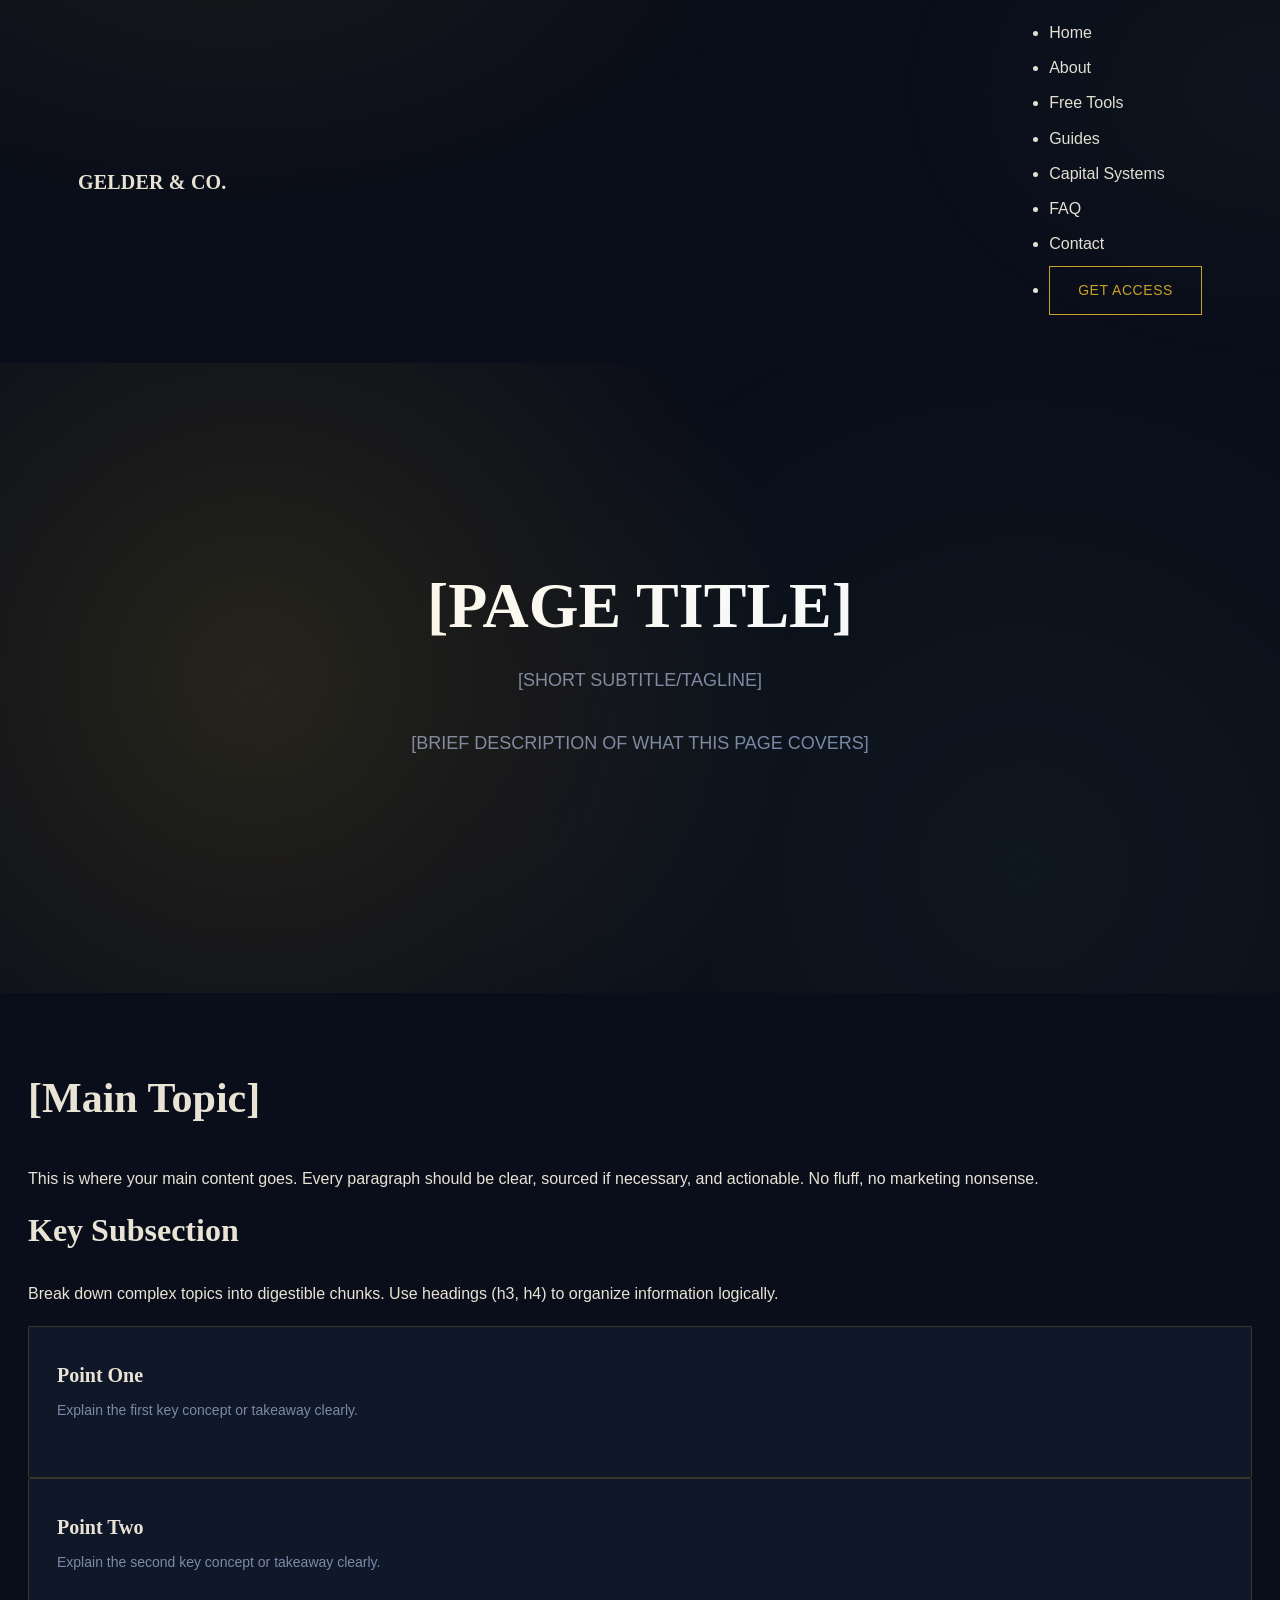
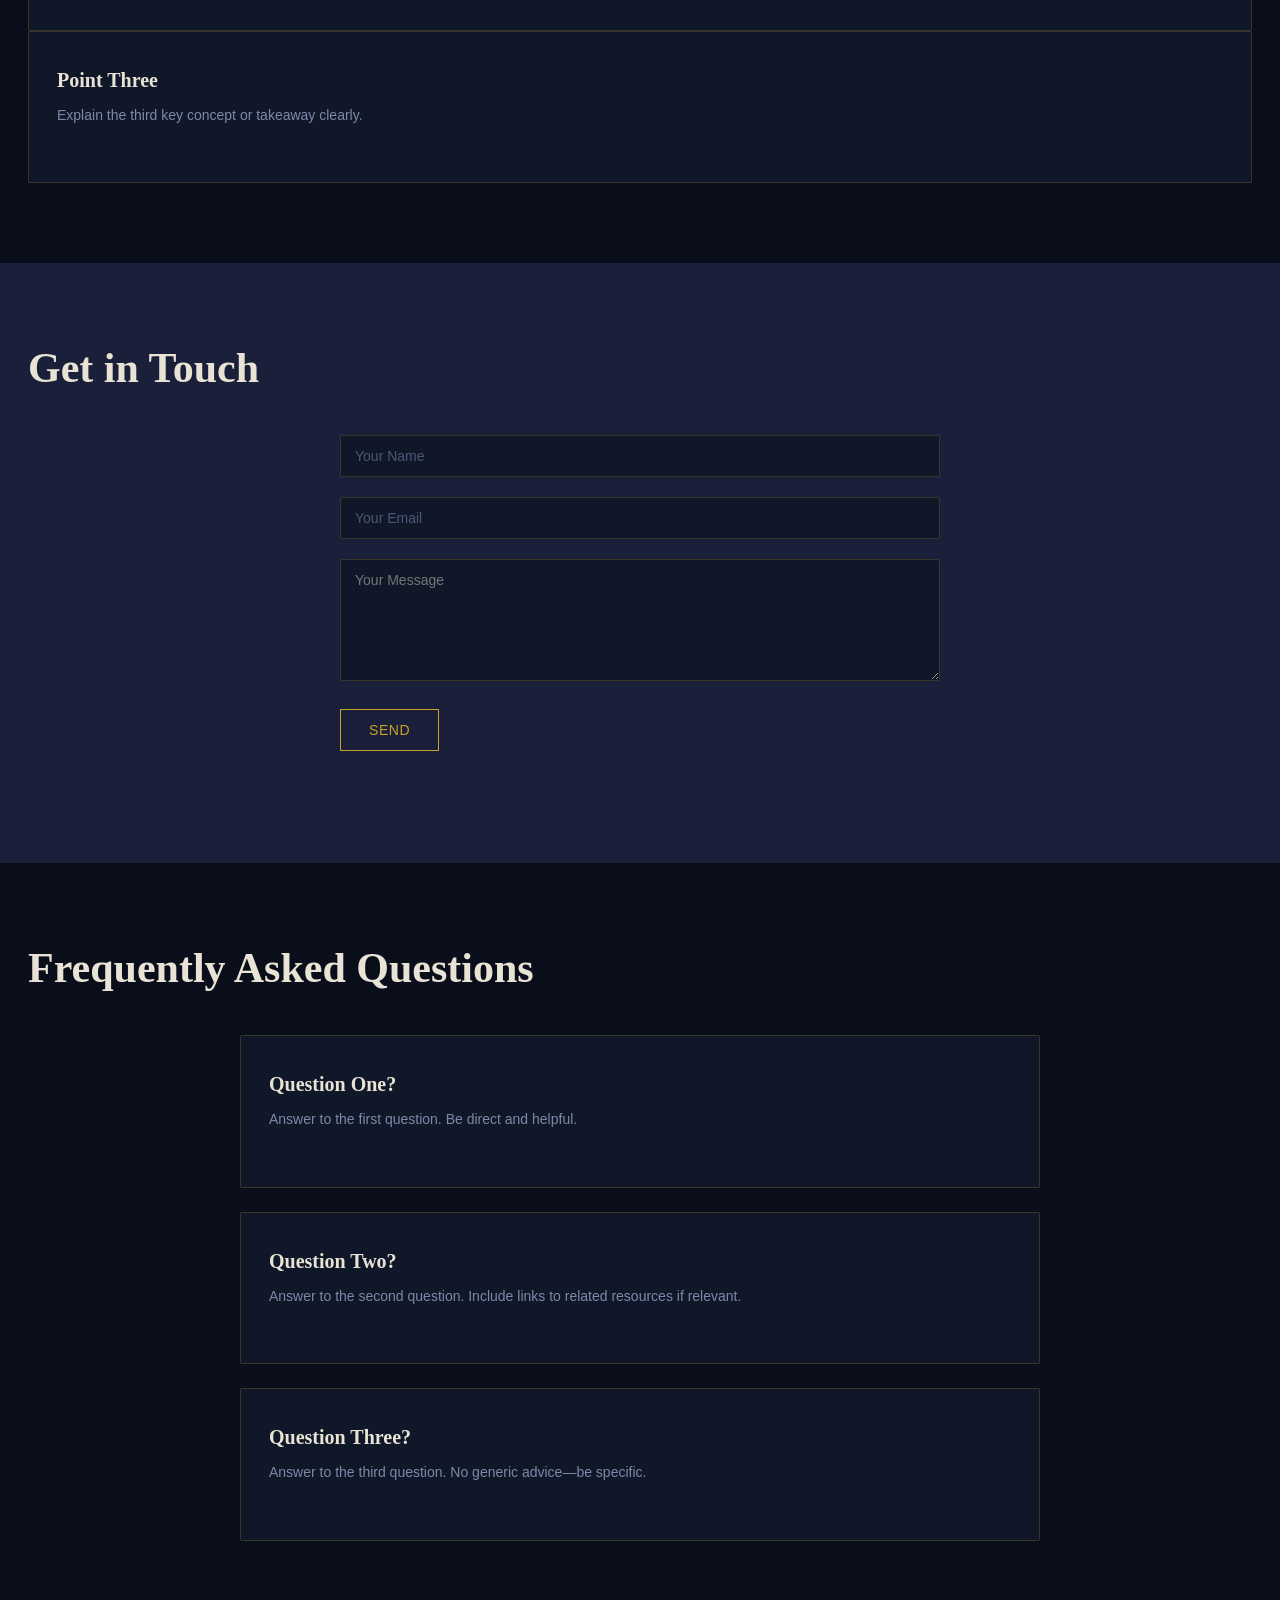
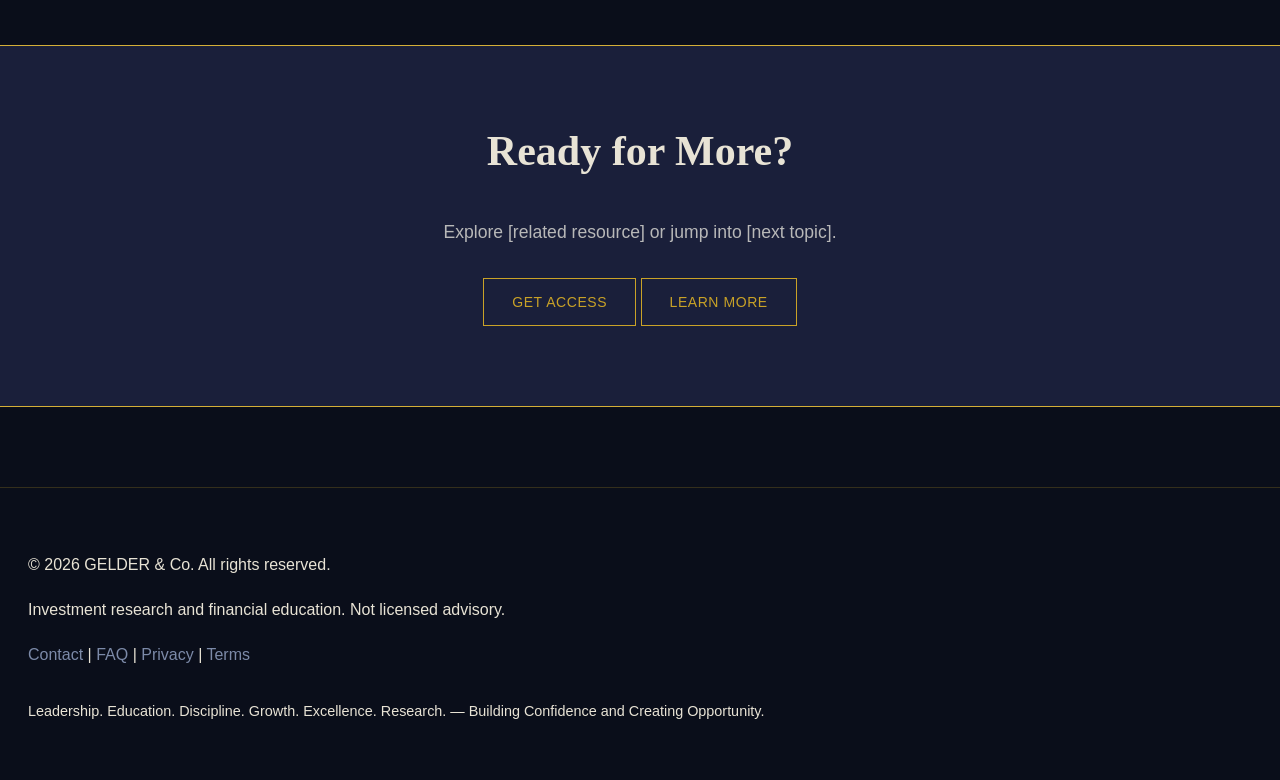
<file: docs-page-template-rebrand.html>
<!DOCTYPE html>
<html lang="en">
<head>
  <meta charset="UTF-8">
  <meta name="viewport" content="width=device-width, initial-scale=1.0">
  <title>[PAGE TITLE] | GELDER & Co.</title>
  <meta name="description" content="[PAGE DESCRIPTION]">
  <link rel="stylesheet" href="../css/styles.css">
</head>
<body>
  <!-- NAVIGATION -->
  <nav>
    <div class="logo"><a href="../index.html" style="text-decoration: none; color: inherit;">GELDER & CO.</a></div>
    <ul>
      <li><a href="../index.html">Home</a></li>
      <li><a href="../index.html#about">About</a></li>
      <li><a href="../index.html#tools">Free Tools</a></li>
      <li><a href="free-tool-guides.html">Guides</a></li>
      <li><a href="capital-systems.html">Capital Systems</a></li>
      <li><a href="faq.html">FAQ</a></li>
      <li><a href="contact.html">Contact</a></li>
      <li><a href="#" class="btn">GET ACCESS</a></li>
    </ul>
  </nav>

  <!-- PAGE HERO -->
  <section class="hero">
    <h1>[PAGE TITLE]</h1>
    <p class="tagline">[SHORT SUBTITLE/TAGLINE]</p>
    <p>[BRIEF DESCRIPTION OF WHAT THIS PAGE COVERS]</p>
  </section>

  <!-- MAIN CONTENT SECTION -->
  <section>
    <h2>[Main Topic]</h2>
    <p>
      This is where your main content goes. Every paragraph should be clear, 
      sourced if necessary, and actionable. No fluff, no marketing nonsense.
    </p>

    <h3>Key Subsection</h3>
    <p>
      Break down complex topics into digestible chunks. Use headings (h3, h4) 
      to organize information logically.
    </p>

    <!-- Use cards for organized content blocks -->
    <div class="card-grid">
      <div class="card">
        <h3>Point One</h3>
        <p>Explain the first key concept or takeaway clearly.</p>
      </div>
      <div class="card">
        <h3>Point Two</h3>
        <p>Explain the second key concept or takeaway clearly.</p>
      </div>
      <div class="card">
        <h3>Point Three</h3>
        <p>Explain the third key concept or takeaway clearly.</p>
      </div>
    </div>
  </section>

  <!-- EXAMPLE: If page has a form (Contact, Subscribe, etc.) -->
  <section style="background-color: #1A1F3A;">
    <h2>Get in Touch</h2>
    <form style="max-width: 600px; margin: 2rem auto;">
      <input type="text" placeholder="Your Name" required>
      <input type="email" placeholder="Your Email" required>
      <textarea placeholder="Your Message" rows="6" required></textarea>
      <button type="submit" class="btn">Send</button>
    </form>
  </section>

  <!-- EXAMPLE: FAQ Section -->
  <section>
    <h2>Frequently Asked Questions</h2>
    <div style="max-width: 800px; margin: 0 auto;">
      <div class="card" style="margin-bottom: 1.5rem;">
        <h3>Question One?</h3>
        <p>Answer to the first question. Be direct and helpful.</p>
      </div>
      <div class="card" style="margin-bottom: 1.5rem;">
        <h3>Question Two?</h3>
        <p>Answer to the second question. Include links to related resources if relevant.</p>
      </div>
      <div class="card" style="margin-bottom: 1.5rem;">
        <h3>Question Three?</h3>
        <p>Answer to the third question. No generic advice—be specific.</p>
      </div>
    </div>
  </section>

  <!-- EXAMPLE: CTA Section -->
  <section style="text-align: center; background-color: #1A1F3A; border-top: 1px solid #D4AF37; border-bottom: 1px solid #D4AF37;">
    <h2>Ready for More?</h2>
    <p style="font-size: 1.1rem; color: #B8B8B8; margin-bottom: 2rem;">
      Explore [related resource] or jump into [next topic].
    </p>
    <a href="#" class="btn">GET ACCESS</a>
    <a href="[related-page].html" class="btn btn-secondary">Learn More</a>
  </section>

  <!-- FOOTER -->
  <footer>
    <p>&copy; 2026 GELDER & Co. All rights reserved.</p>
    <p>Investment research and financial education. Not licensed advisory.</p>
    <p><a href="contact.html">Contact</a> | <a href="faq.html">FAQ</a> | <a href="#">Privacy</a> | <a href="#">Terms</a></p>
    <p style="margin-top: 2rem; font-size: 0.9rem;">Leadership. Education. Discipline. Growth. Excellence. Research. — Building Confidence and Creating Opportunity.</p>
  </footer>

  <script>
    // Smooth scroll for anchor links
    document.querySelectorAll('a[href^="#"]').forEach(anchor => {
      anchor.addEventListener('click', function (e) {
        e.preventDefault();
        const target = document.querySelector(this.getAttribute('href'));
        if (target) target.scrollIntoView({ behavior: 'smooth' });
      });
    });
  </script>
</body>
</html>
</file>
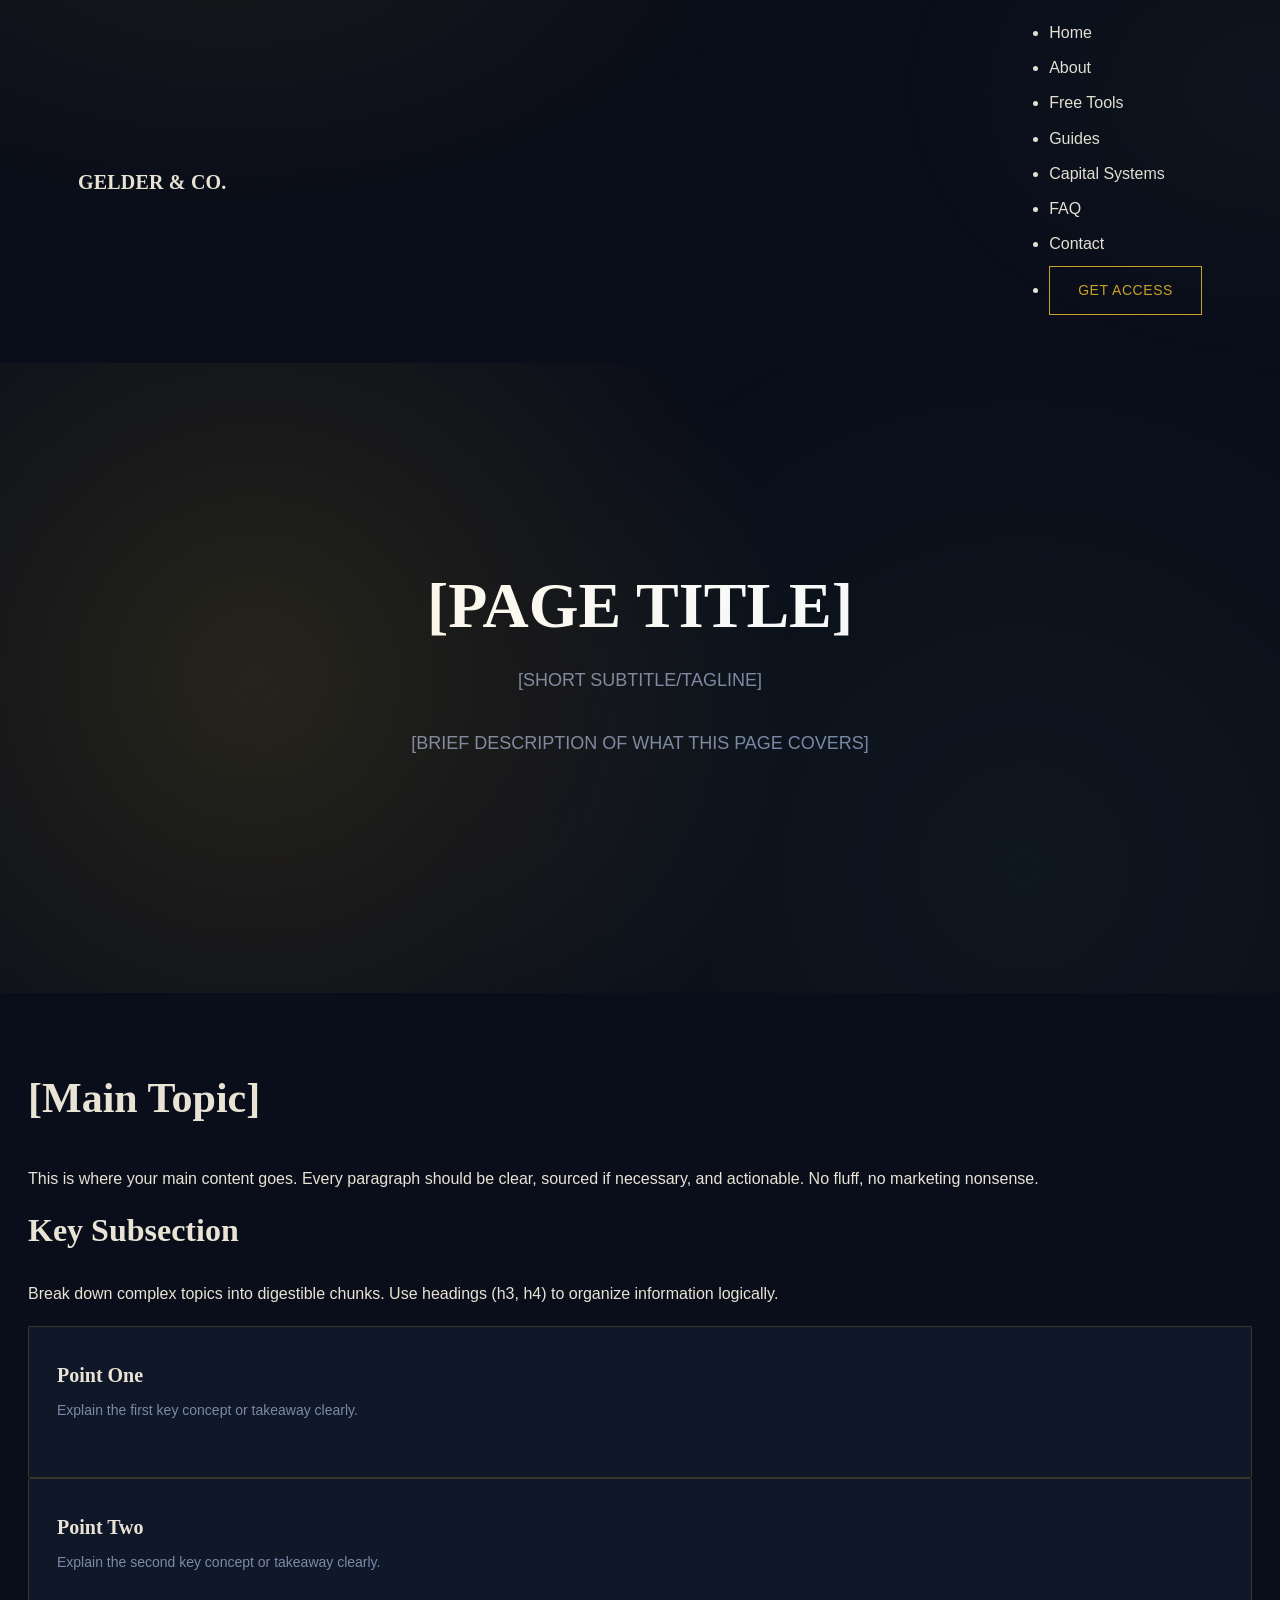
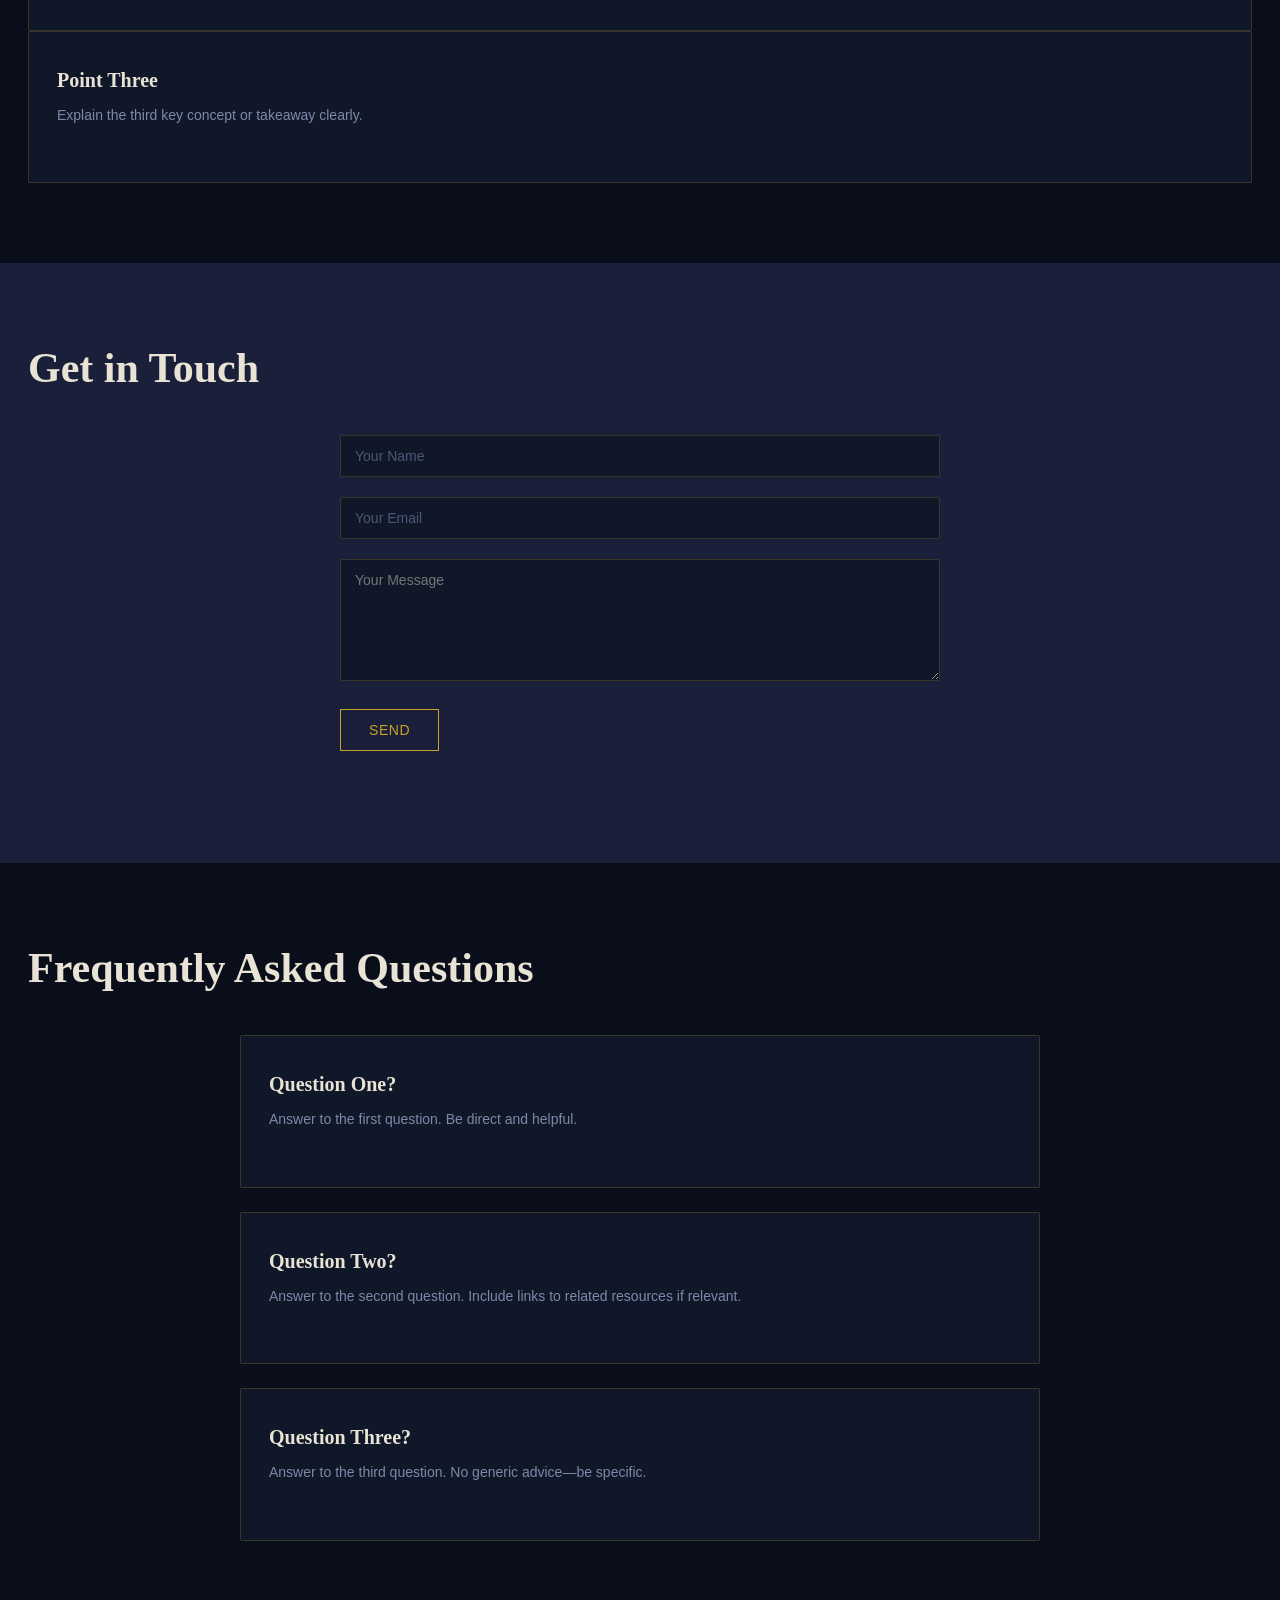
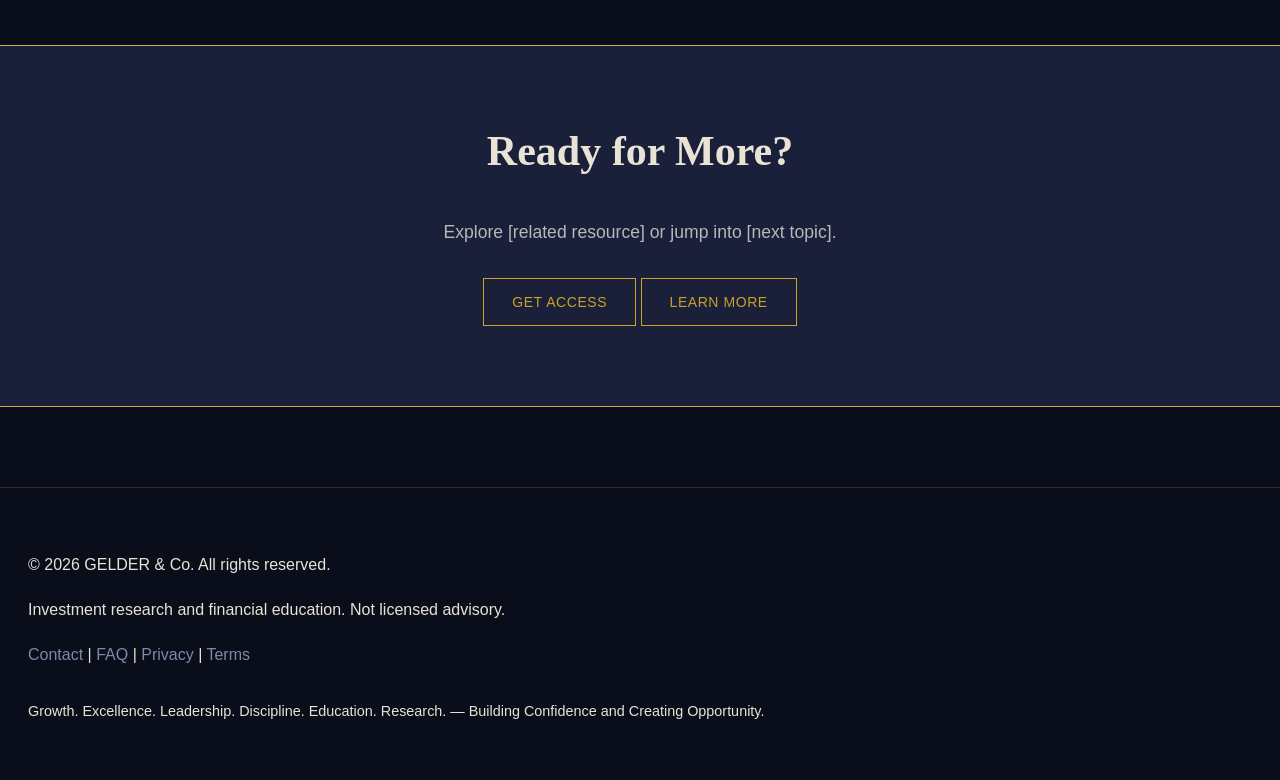
<file: docs-page-template.html>
<!DOCTYPE html>
<html lang="en">
<head>
  <meta charset="UTF-8">
  <meta name="viewport" content="width=device-width, initial-scale=1.0">
  <title>[PAGE TITLE] | GELDER & Co.</title>
  <meta name="description" content="[PAGE DESCRIPTION]">
  <link rel="stylesheet" href="../css/styles.css">
</head>
<body>
  <!-- NAVIGATION -->
  <nav>
    <div class="logo"><a href="../index.html" style="text-decoration: none; color: inherit;">GELDER & CO.</a></div>
    <ul>
      <li><a href="../index.html">Home</a></li>
      <li><a href="../index.html#about">About</a></li>
      <li><a href="../index.html#tools">Free Tools</a></li>
      <li><a href="free-tool-guides.html">Guides</a></li>
      <li><a href="capital-systems.html">Capital Systems</a></li>
      <li><a href="faq.html">FAQ</a></li>
      <li><a href="contact.html">Contact</a></li>
      <li><a href="#" class="btn">GET ACCESS</a></li>
    </ul>
  </nav>

  <!-- PAGE HERO -->
  <section class="hero">
    <h1>[PAGE TITLE]</h1>
    <p class="tagline">[SHORT SUBTITLE/TAGLINE]</p>
    <p>[BRIEF DESCRIPTION OF WHAT THIS PAGE COVERS]</p>
  </section>

  <!-- MAIN CONTENT SECTION -->
  <section>
    <h2>[Main Topic]</h2>
    <p>
      This is where your main content goes. Every paragraph should be clear, 
      sourced if necessary, and actionable. No fluff, no marketing nonsense.
    </p>

    <h3>Key Subsection</h3>
    <p>
      Break down complex topics into digestible chunks. Use headings (h3, h4) 
      to organize information logically.
    </p>

    <!-- Use cards for organized content blocks -->
    <div class="card-grid">
      <div class="card">
        <h3>Point One</h3>
        <p>Explain the first key concept or takeaway clearly.</p>
      </div>
      <div class="card">
        <h3>Point Two</h3>
        <p>Explain the second key concept or takeaway clearly.</p>
      </div>
      <div class="card">
        <h3>Point Three</h3>
        <p>Explain the third key concept or takeaway clearly.</p>
      </div>
    </div>
  </section>

  <!-- EXAMPLE: If page has a form (Contact, Subscribe, etc.) -->
  <section style="background-color: #1A1F3A;">
    <h2>Get in Touch</h2>
    <form style="max-width: 600px; margin: 2rem auto;">
      <input type="text" placeholder="Your Name" required>
      <input type="email" placeholder="Your Email" required>
      <textarea placeholder="Your Message" rows="6" required></textarea>
      <button type="submit" class="btn">Send</button>
    </form>
  </section>

  <!-- EXAMPLE: FAQ Section -->
  <section>
    <h2>Frequently Asked Questions</h2>
    <div style="max-width: 800px; margin: 0 auto;">
      <div class="card" style="margin-bottom: 1.5rem;">
        <h3>Question One?</h3>
        <p>Answer to the first question. Be direct and helpful.</p>
      </div>
      <div class="card" style="margin-bottom: 1.5rem;">
        <h3>Question Two?</h3>
        <p>Answer to the second question. Include links to related resources if relevant.</p>
      </div>
      <div class="card" style="margin-bottom: 1.5rem;">
        <h3>Question Three?</h3>
        <p>Answer to the third question. No generic advice—be specific.</p>
      </div>
    </div>
  </section>

  <!-- EXAMPLE: CTA Section -->
  <section style="text-align: center; background-color: #1A1F3A; border-top: 1px solid #D4AF37; border-bottom: 1px solid #D4AF37;">
    <h2>Ready for More?</h2>
    <p style="font-size: 1.1rem; color: #B8B8B8; margin-bottom: 2rem;">
      Explore [related resource] or jump into [next topic].
    </p>
    <a href="#" class="btn">GET ACCESS</a>
    <a href="[related-page].html" class="btn btn-secondary">Learn More</a>
  </section>

  <!-- FOOTER -->
  <footer>
    <p>&copy; 2026 GELDER & Co. All rights reserved.</p>
    <p>Investment research and financial education. Not licensed advisory.</p>
    <p><a href="contact.html">Contact</a> | <a href="faq.html">FAQ</a> | <a href="#">Privacy</a> | <a href="#">Terms</a></p>
    <p style="margin-top: 2rem; font-size: 0.9rem;">Growth. Excellence. Leadership. Discipline. Education. Research. — Building Confidence and Creating Opportunity.</p>
  </footer>

  <script>
    // Smooth scroll for anchor links
    document.querySelectorAll('a[href^="#"]').forEach(anchor => {
      anchor.addEventListener('click', function (e) {
        e.preventDefault();
        const target = document.querySelector(this.getAttribute('href'));
        if (target) target.scrollIntoView({ behavior: 'smooth' });
      });
    });
  </script>
</body>
</html>
</file>
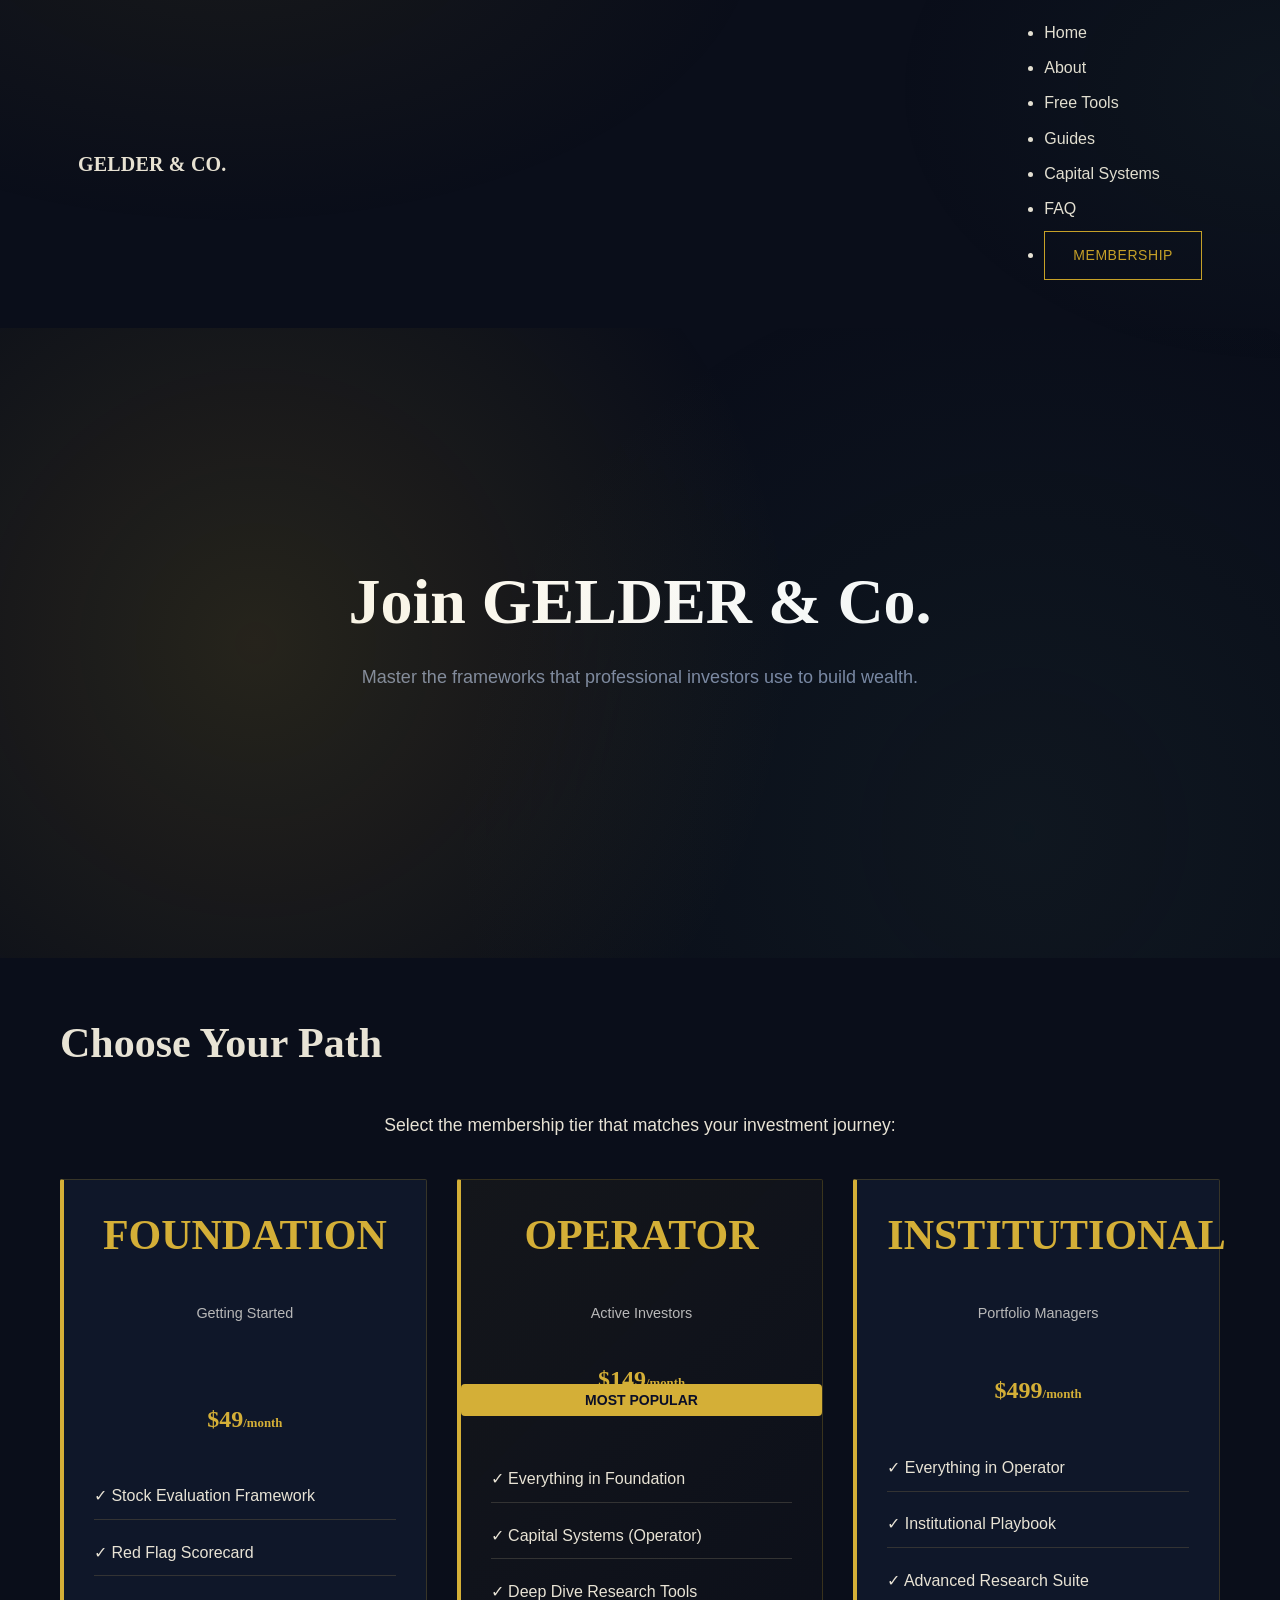
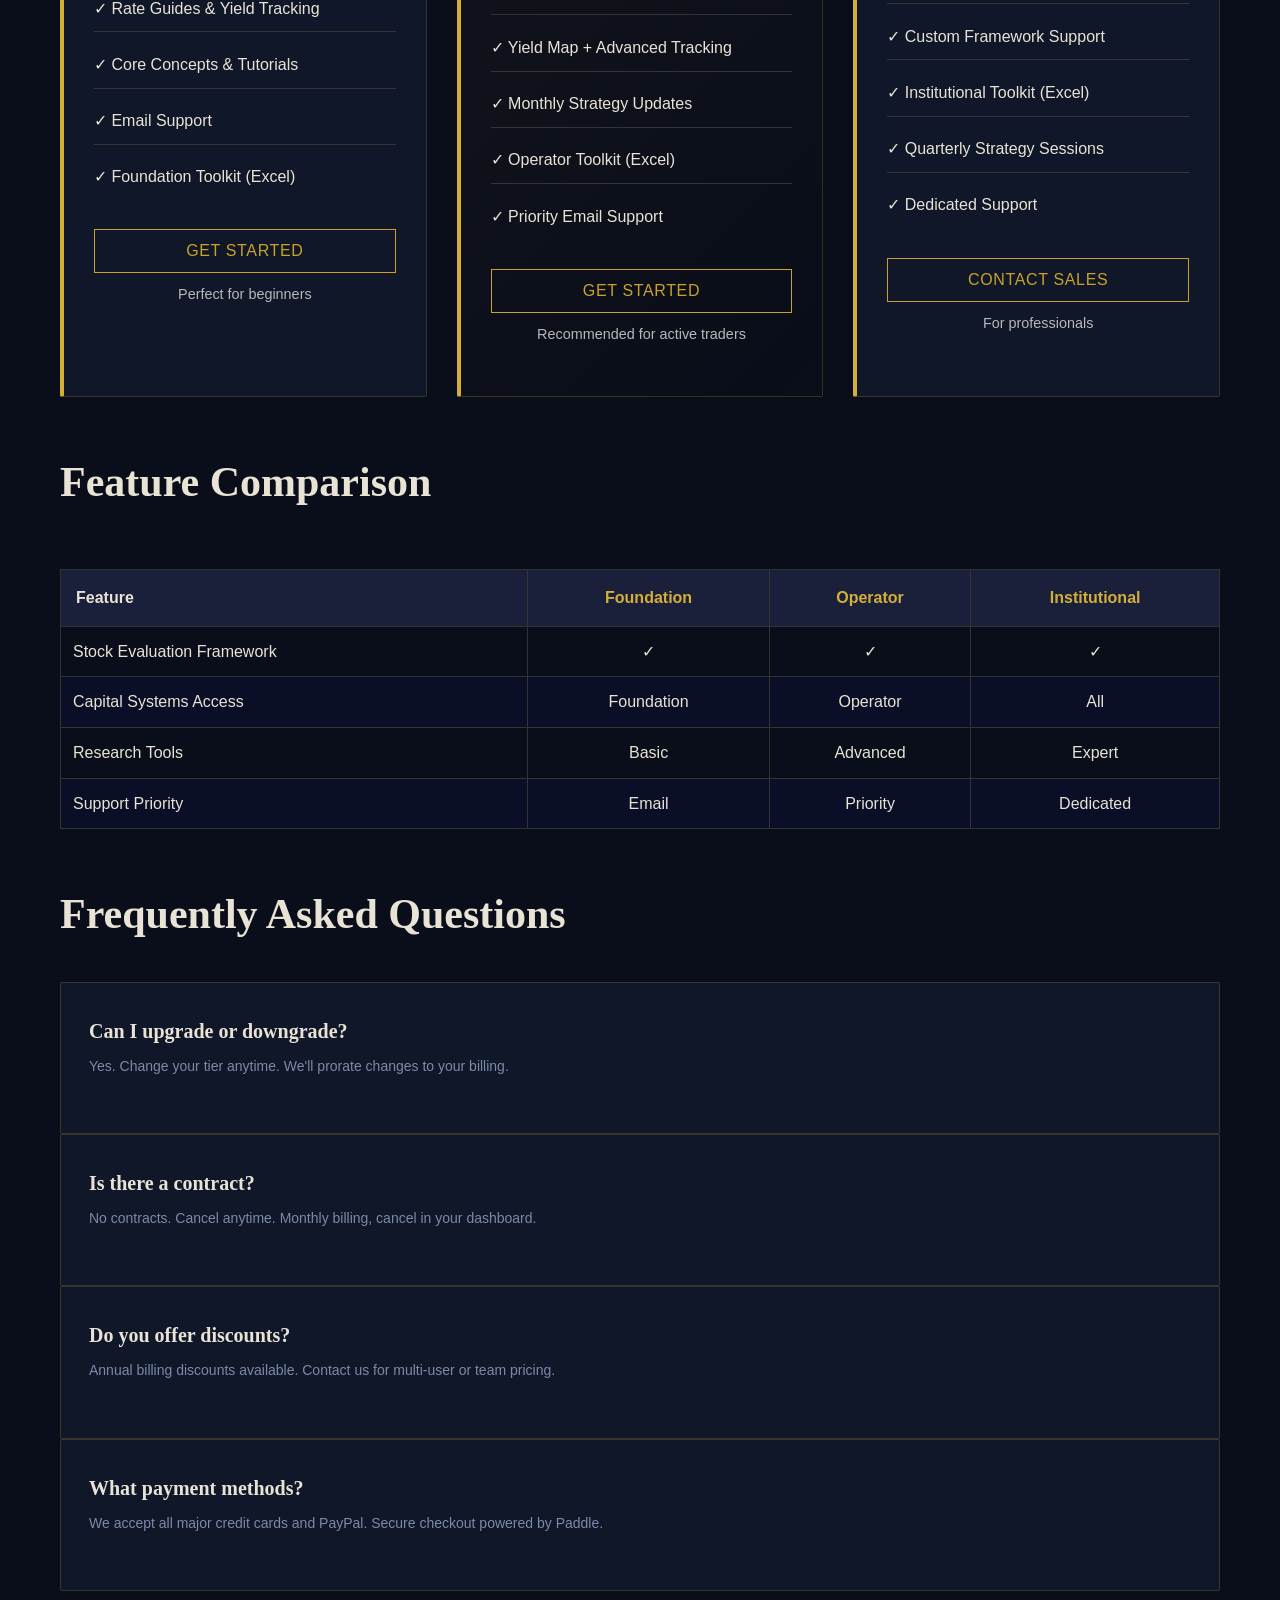
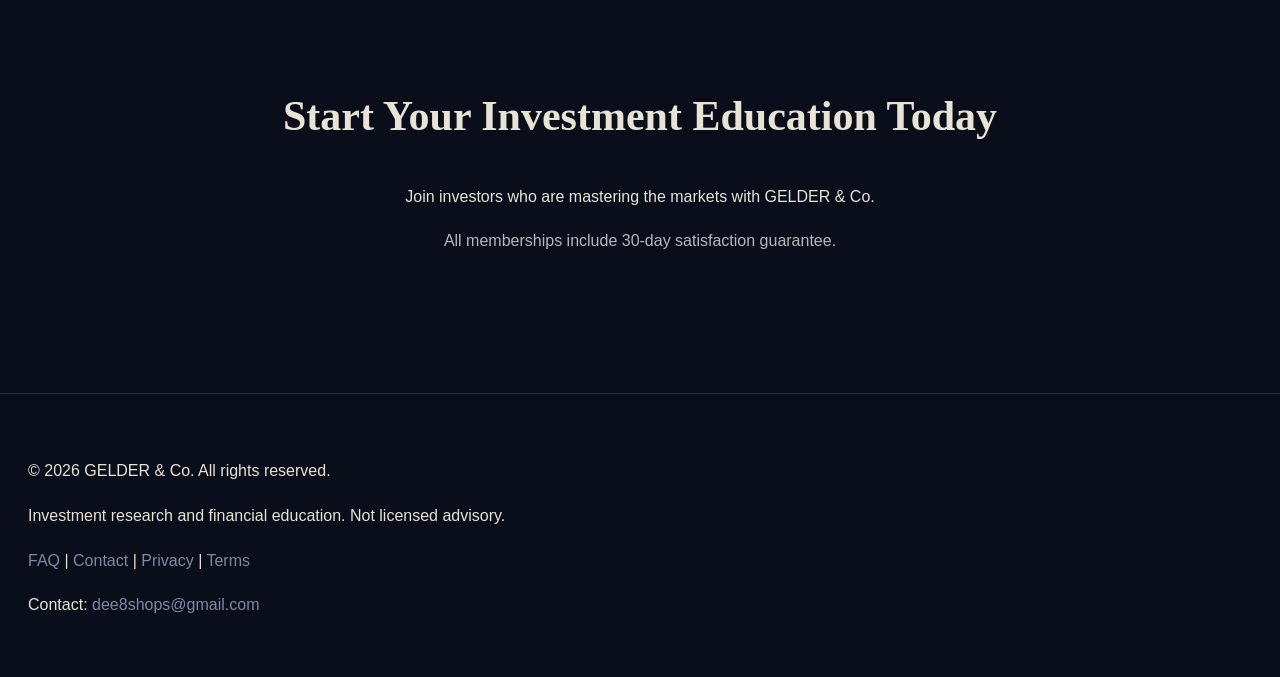
<file: entry-splash.html>
<!DOCTYPE html>
<html lang="en">
<head>
  <meta charset="UTF-8">
  <meta name="viewport" content="width=device-width, initial-scale=1.0">
  <title>Membership | GELDER & Co.</title>
  <link rel="stylesheet" href="css/styles.css">
</head>
<body>
  <!-- NAVIGATION -->
  <nav>
    <div class="logo"><a href="index.html" style="text-decoration: none; color: inherit;">GELDER & CO.</a></div>
    <ul>
      <li><a href="index.html">Home</a></li>
      <li><a href="index.html#about">About</a></li>
      <li><a href="index.html#tools">Free Tools</a></li>
      <li><a href="docs/guides.html">Guides</a></li>
      <li><a href="capital-systems-suite.html">Capital Systems</a></li>
      <li><a href="docs/faq.html">FAQ</a></li>
      <li><a href="entry-splash.html" class="btn">MEMBERSHIP</a></li>
    </ul>
  </nav>

  <!-- HERO -->
  <section class="hero">
    <h1>Join GELDER & Co.</h1>
    <p class="tagline">Master the frameworks that professional investors use to build wealth.</p>
  </section>

  <!-- MEMBERSHIP TIERS -->
  <section style="max-width: 1200px; margin: 60px auto; padding: 0 20px;">
    <h2>Choose Your Path</h2>
    <p style="text-align: center; font-size: 1.1rem;">Select the membership tier that matches your investment journey:</p>

    <div style="display: grid; grid-template-columns: repeat(auto-fit, minmax(300px, 1fr)); gap: 30px; margin-top: 40px;">
      
      <!-- FOUNDATION TIER -->
      <div class="card" style="border-left: 4px solid #D4AF37; padding: 30px;">
        <h2 style="color: #D4AF37; text-align: center;">FOUNDATION</h2>
        <p style="text-align: center; font-size: 0.9rem; color: #B8B8B8;">Getting Started</p>
        
        <h3 style="text-align: center; color: #D4AF37; margin: 20px 0; font-size: 1.5rem;">$49<span style="font-size: 0.8rem;">/month</span></h3>
        
        <ul style="list-style: none; padding: 0; margin: 20px 0;">
          <li style="padding: 10px 0; border-bottom: 1px solid #333;">✓ Stock Evaluation Framework</li>
          <li style="padding: 10px 0; border-bottom: 1px solid #333;">✓ Red Flag Scorecard</li>
          <li style="padding: 10px 0; border-bottom: 1px solid #333;">✓ Rate Guides & Yield Tracking</li>
          <li style="padding: 10px 0; border-bottom: 1px solid #333;">✓ Core Concepts & Tutorials</li>
          <li style="padding: 10px 0; border-bottom: 1px solid #333;">✓ Email Support</li>
          <li style="padding: 10px 0;">✓ Foundation Toolkit (Excel)</li>
        </ul>
        
        <button class="btn" style="width: 100%; padding: 12px; font-size: 1rem; cursor: pointer;">GET STARTED</button>
        <p style="text-align: center; font-size: 0.9rem; margin-top: 10px; color: #B8B8B8;">Perfect for beginners</p>
      </div>

      <!-- OPERATOR TIER -->
      <div class="card" style="border-left: 4px solid #D4AF37; padding: 30px; background: linear-gradient(135deg, rgba(212, 175, 55, 0.05) 0%, transparent 100%);">
        <h2 style="color: #D4AF37; text-align: center;">OPERATOR</h2>
        <p style="text-align: center; font-size: 0.9rem; color: #B8B8B8;">Active Investors</p>
        
        <h3 style="text-align: center; color: #D4AF37; margin: 20px 0; font-size: 1.5rem;">$149<span style="font-size: 0.8rem;">/month</span></h3>
        
        <p style="text-align: center; background: #D4AF37; color: #0A0E27; padding: 5px; margin: -30px -30px 20px -30px; border-radius: 4px; font-weight: bold;">MOST POPULAR</p>
        
        <ul style="list-style: none; padding: 0; margin: 20px 0;">
          <li style="padding: 10px 0; border-bottom: 1px solid #333;">✓ Everything in Foundation</li>
          <li style="padding: 10px 0; border-bottom: 1px solid #333;">✓ Capital Systems (Operator)</li>
          <li style="padding: 10px 0; border-bottom: 1px solid #333;">✓ Deep Dive Research Tools</li>
          <li style="padding: 10px 0; border-bottom: 1px solid #333;">✓ Yield Map + Advanced Tracking</li>
          <li style="padding: 10px 0; border-bottom: 1px solid #333;">✓ Monthly Strategy Updates</li>
          <li style="padding: 10px 0; border-bottom: 1px solid #333;">✓ Operator Toolkit (Excel)</li>
          <li style="padding: 10px 0;">✓ Priority Email Support</li>
        </ul>
        
        <button class="btn" style="width: 100%; padding: 12px; font-size: 1rem; cursor: pointer;">GET STARTED</button>
        <p style="text-align: center; font-size: 0.9rem; margin-top: 10px; color: #B8B8B8;">Recommended for active traders</p>
      </div>

      <!-- INSTITUTIONAL TIER -->
      <div class="card" style="border-left: 4px solid #D4AF37; padding: 30px;">
        <h2 style="color: #D4AF37; text-align: center;">INSTITUTIONAL</h2>
        <p style="text-align: center; font-size: 0.9rem; color: #B8B8B8;">Portfolio Managers</p>
        
        <h3 style="text-align: center; color: #D4AF37; margin: 20px 0; font-size: 1.5rem;">$499<span style="font-size: 0.8rem;">/month</span></h3>
        
        <ul style="list-style: none; padding: 0; margin: 20px 0;">
          <li style="padding: 10px 0; border-bottom: 1px solid #333;">✓ Everything in Operator</li>
          <li style="padding: 10px 0; border-bottom: 1px solid #333;">✓ Institutional Playbook</li>
          <li style="padding: 10px 0; border-bottom: 1px solid #333;">✓ Advanced Research Suite</li>
          <li style="padding: 10px 0; border-bottom: 1px solid #333;">✓ Custom Framework Support</li>
          <li style="padding: 10px 0; border-bottom: 1px solid #333;">✓ Institutional Toolkit (Excel)</li>
          <li style="padding: 10px 0; border-bottom: 1px solid #333;">✓ Quarterly Strategy Sessions</li>
          <li style="padding: 10px 0;">✓ Dedicated Support</li>
        </ul>
        
        <button class="btn" style="width: 100%; padding: 12px; font-size: 1rem; cursor: pointer;">CONTACT SALES</button>
        <p style="text-align: center; font-size: 0.9rem; margin-top: 10px; color: #B8B8B8;">For professionals</p>
      </div>

    </div>
  </section>

  <!-- COMPARISON TABLE -->
  <section style="max-width: 1200px; margin: 60px auto; padding: 0 20px;">
    <h2>Feature Comparison</h2>
    
    <div style="overflow-x: auto;">
      <table style="width: 100%; border-collapse: collapse; margin-top: 20px;">
        <thead>
          <tr style="background: #1A1F3A; border: 1px solid #333;">
            <th style="padding: 15px; text-align: left; border: 1px solid #333;">Feature</th>
            <th style="padding: 15px; text-align: center; border: 1px solid #333; color: #D4AF37;">Foundation</th>
            <th style="padding: 15px; text-align: center; border: 1px solid #333; color: #D4AF37;">Operator</th>
            <th style="padding: 15px; text-align: center; border: 1px solid #333; color: #D4AF37;">Institutional</th>
          </tr>
        </thead>
        <tbody>
          <tr style="border: 1px solid #333;">
            <td style="padding: 12px; border: 1px solid #333;">Stock Evaluation Framework</td>
            <td style="padding: 12px; text-align: center; border: 1px solid #333;">✓</td>
            <td style="padding: 12px; text-align: center; border: 1px solid #333;">✓</td>
            <td style="padding: 12px; text-align: center; border: 1px solid #333;">✓</td>
          </tr>
          <tr style="border: 1px solid #333; background: #0A0E27;">
            <td style="padding: 12px; border: 1px solid #333;">Capital Systems Access</td>
            <td style="padding: 12px; text-align: center; border: 1px solid #333;">Foundation</td>
            <td style="padding: 12px; text-align: center; border: 1px solid #333;">Operator</td>
            <td style="padding: 12px; text-align: center; border: 1px solid #333;">All</td>
          </tr>
          <tr style="border: 1px solid #333;">
            <td style="padding: 12px; border: 1px solid #333;">Research Tools</td>
            <td style="padding: 12px; text-align: center; border: 1px solid #333;">Basic</td>
            <td style="padding: 12px; text-align: center; border: 1px solid #333;">Advanced</td>
            <td style="padding: 12px; text-align: center; border: 1px solid #333;">Expert</td>
          </tr>
          <tr style="border: 1px solid #333; background: #0A0E27;">
            <td style="padding: 12px; border: 1px solid #333;">Support Priority</td>
            <td style="padding: 12px; text-align: center; border: 1px solid #333;">Email</td>
            <td style="padding: 12px; text-align: center; border: 1px solid #333;">Priority</td>
            <td style="padding: 12px; text-align: center; border: 1px solid #333;">Dedicated</td>
          </tr>
        </tbody>
      </table>
    </div>
  </section>

  <!-- FAQ SECTION -->
  <section style="max-width: 1200px; margin: 60px auto; padding: 0 20px;">
    <h2>Frequently Asked Questions</h2>
    
    <div class="card-grid">
      <div class="card">
        <h3>Can I upgrade or downgrade?</h3>
        <p>Yes. Change your tier anytime. We'll prorate changes to your billing.</p>
      </div>
      <div class="card">
        <h3>Is there a contract?</h3>
        <p>No contracts. Cancel anytime. Monthly billing, cancel in your dashboard.</p>
      </div>
      <div class="card">
        <h3>Do you offer discounts?</h3>
        <p>Annual billing discounts available. Contact us for multi-user or team pricing.</p>
      </div>
      <div class="card">
        <h3>What payment methods?</h3>
        <p>We accept all major credit cards and PayPal. Secure checkout powered by Paddle.</p>
      </div>
    </div>
  </section>

  <!-- CTA SECTION -->
  <section style="max-width: 1200px; margin: 60px auto; padding: 40px 20px; text-align: center;">
    <h2>Start Your Investment Education Today</h2>
    <p>Join investors who are mastering the markets with GELDER & Co.</p>
    <p style="margin-top: 10px; color: #B8B8B8;">All memberships include 30-day satisfaction guarantee.</p>
  </section>

  <!-- FOOTER -->
  <footer>
    <p>&copy; 2026 GELDER & Co. All rights reserved.</p>
    <p>Investment research and financial education. Not licensed advisory.</p>
    <p><a href="docs/faq.html">FAQ</a> | <a href="docs/contact.html">Contact</a> | <a href="privacy-policy.html">Privacy</a> | <a href="terms-of-sale.html">Terms</a></p>
    <p>Contact: <a href="mailto:dee8shops@gmail.com">dee8shops@gmail.com</a></p>
  </footer>
</body>
</html>
</file>
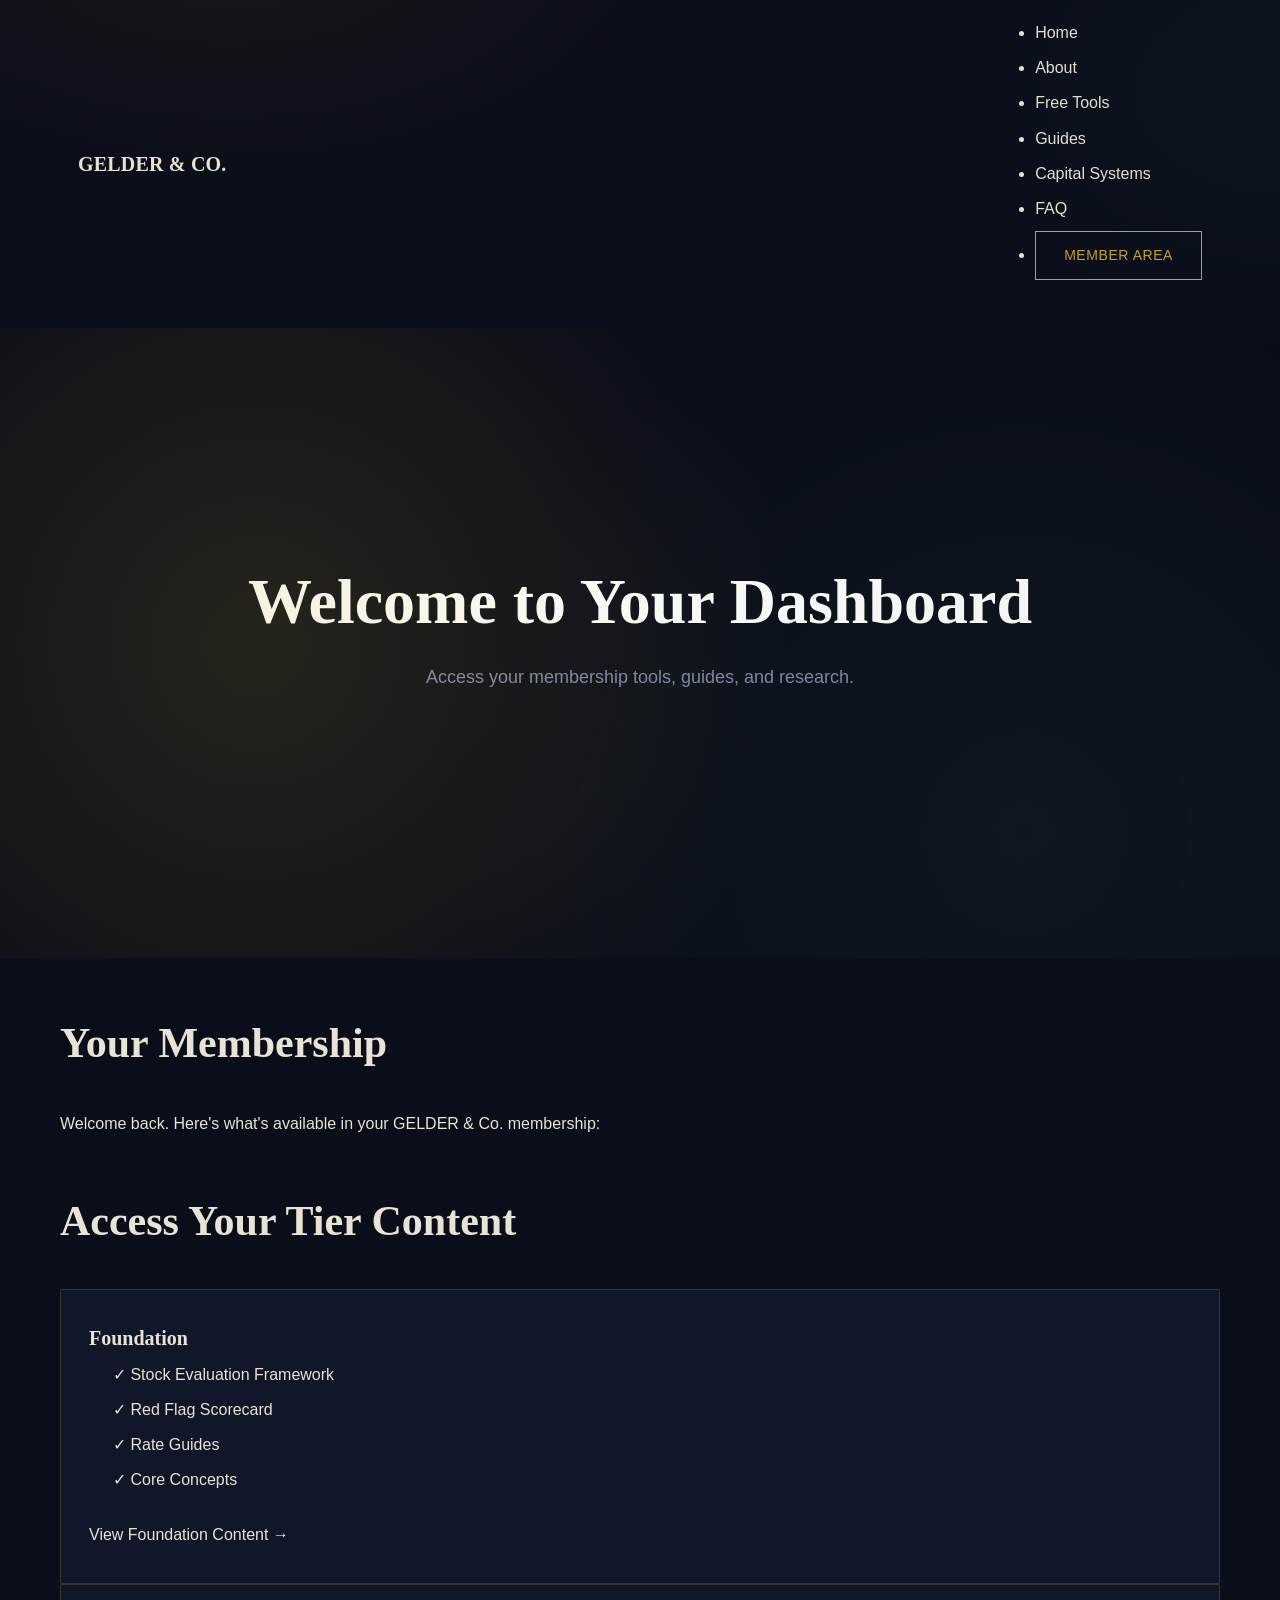
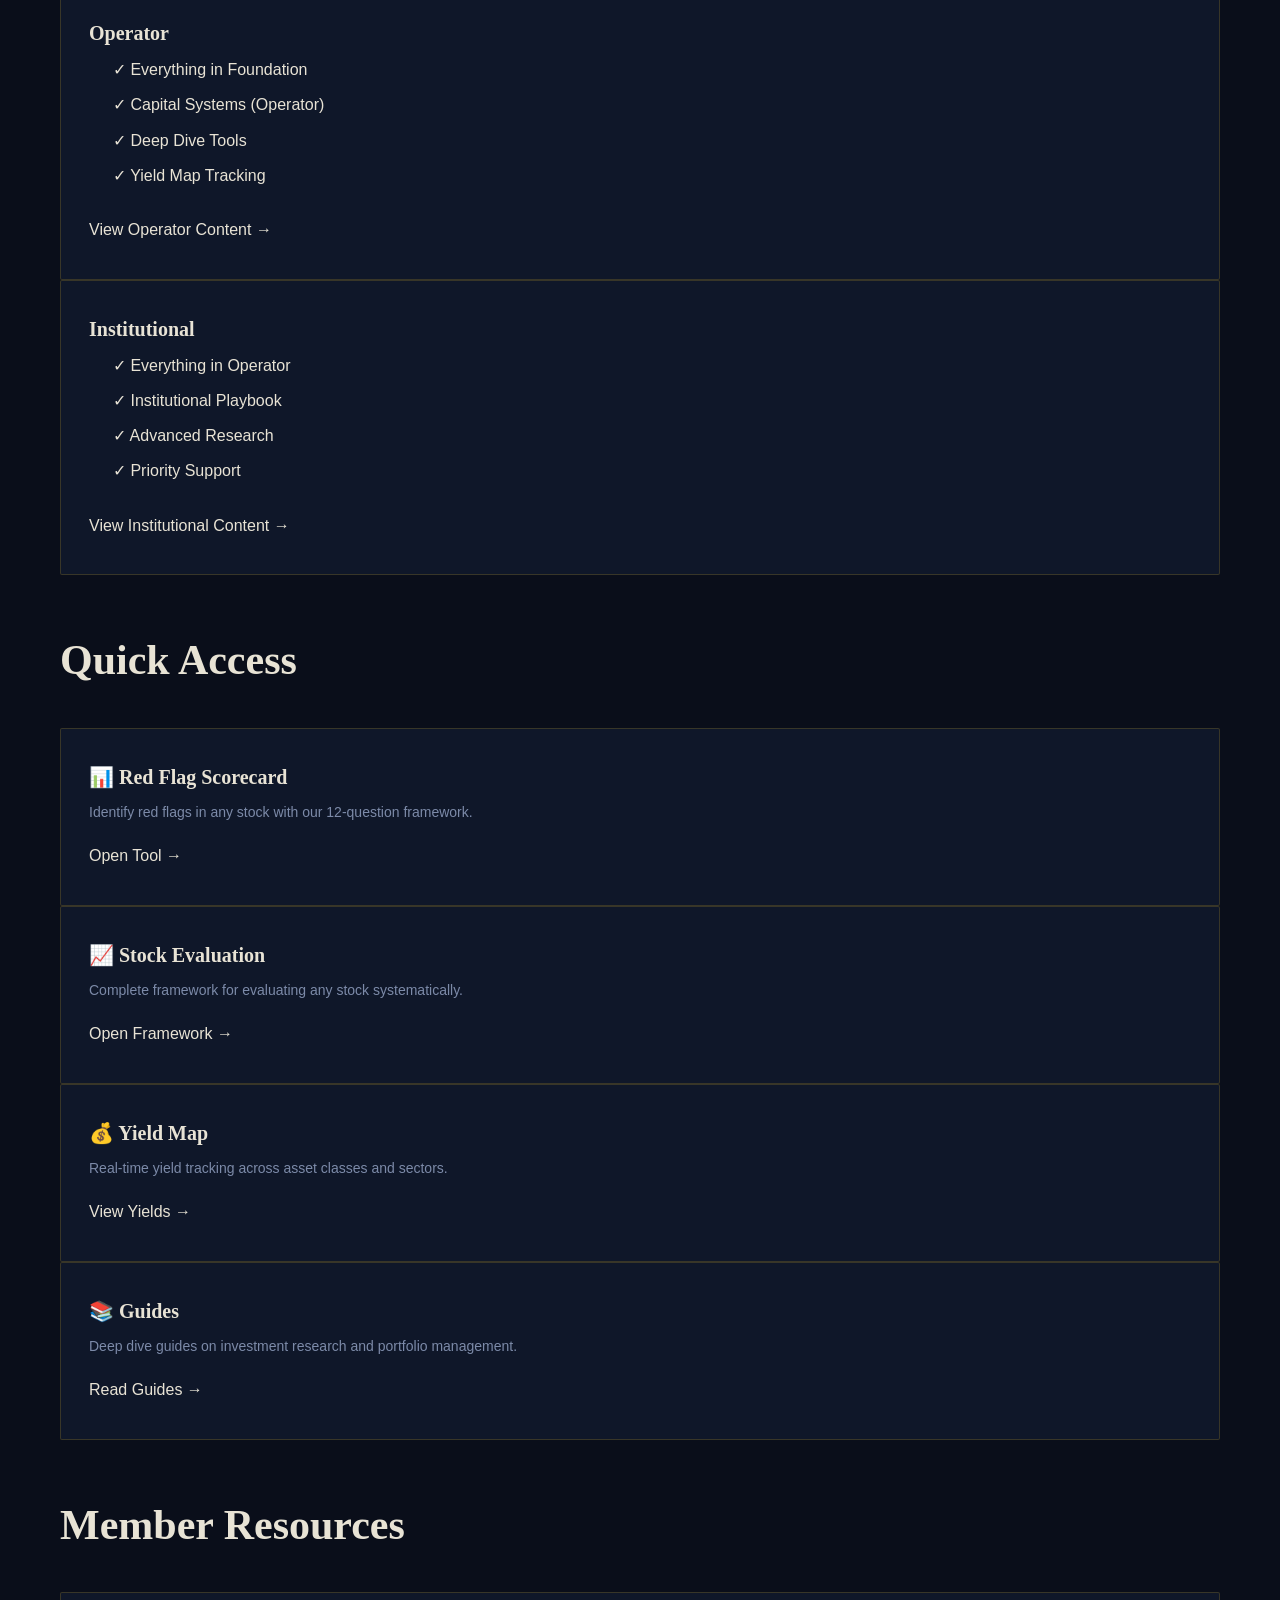
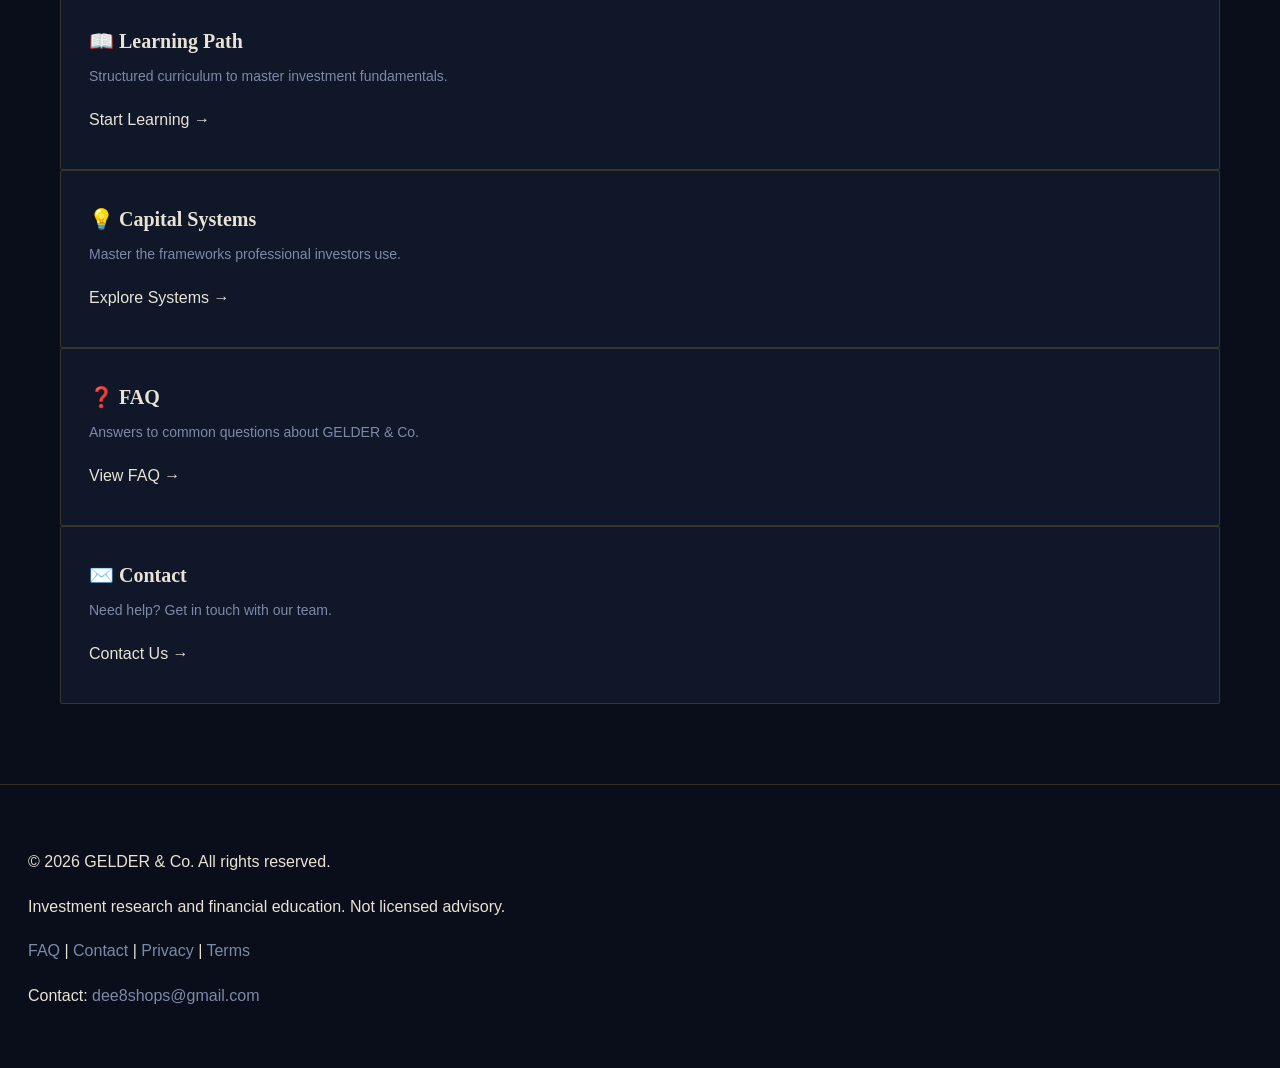
<file: GELDER-home.html>
<!DOCTYPE html>
<html lang="en">
<head>
  <meta charset="UTF-8">
  <meta name="viewport" content="width=device-width, initial-scale=1.0">
  <title>Dashboard | GELDER & Co.</title>
  <link rel="stylesheet" href="css/styles.css">
</head>
<body>
  <!-- NAVIGATION -->
  <nav>
    <div class="logo"><a href="index.html" style="text-decoration: none; color: inherit;">GELDER & CO.</a></div>
    <ul>
      <li><a href="index.html">Home</a></li>
      <li><a href="index.html#about">About</a></li>
      <li><a href="index.html#tools">Free Tools</a></li>
      <li><a href="docs/guides.html">Guides</a></li>
      <li><a href="capital-systems-suite.html">Capital Systems</a></li>
      <li><a href="docs/faq.html">FAQ</a></li>
      <li><a href="#" class="btn">MEMBER AREA</a></li>
    </ul>
  </nav>

  <!-- HERO -->
  <section class="hero">
    <h1>Welcome to Your Dashboard</h1>
    <p class="tagline">Access your membership tools, guides, and research.</p>
  </section>

  <!-- DASHBOARD CONTENT -->
  <section style="max-width: 1200px; margin: 60px auto; padding: 0 20px;">
    <h2>Your Membership</h2>
    <p>Welcome back. Here's what's available in your GELDER & Co. membership:</p>
  </section>

  <!-- TIER ACCESS -->
  <section style="max-width: 1200px; margin: 60px auto; padding: 0 20px;">
    <h2>Access Your Tier Content</h2>
    
    <div class="card-grid">
      <div class="card">
        <h3>Foundation</h3>
        <ul style="list-style: none; padding: 0;">
          <li>✓ Stock Evaluation Framework</li>
          <li>✓ Red Flag Scorecard</li>
          <li>✓ Rate Guides</li>
          <li>✓ Core Concepts</li>
        </ul>
        <a href="capital-systems-suite.html">View Foundation Content →</a>
      </div>
      <div class="card">
        <h3>Operator</h3>
        <ul style="list-style: none; padding: 0;">
          <li>✓ Everything in Foundation</li>
          <li>✓ Capital Systems (Operator)</li>
          <li>✓ Deep Dive Tools</li>
          <li>✓ Yield Map Tracking</li>
        </ul>
        <a href="capital-systems-suite.html">View Operator Content →</a>
      </div>
      <div class="card">
        <h3>Institutional</h3>
        <ul style="list-style: none; padding: 0;">
          <li>✓ Everything in Operator</li>
          <li>✓ Institutional Playbook</li>
          <li>✓ Advanced Research</li>
          <li>✓ Priority Support</li>
        </ul>
        <a href="capital-systems-suite.html">View Institutional Content →</a>
      </div>
    </div>
  </section>

  <!-- QUICK LINKS -->
  <section style="max-width: 1200px; margin: 60px auto; padding: 0 20px;">
    <h2>Quick Access</h2>
    
    <div class="card-grid">
      <div class="card">
        <h3>📊 Red Flag Scorecard</h3>
        <p>Identify red flags in any stock with our 12-question framework.</p>
        <a href="red-flag-scorecard.html">Open Tool →</a>
      </div>
      <div class="card">
        <h3>📈 Stock Evaluation</h3>
        <p>Complete framework for evaluating any stock systematically.</p>
        <a href="stock-evaluation-framework.html">Open Framework →</a>
      </div>
      <div class="card">
        <h3>💰 Yield Map</h3>
        <p>Real-time yield tracking across asset classes and sectors.</p>
        <a href="docs/todays-rates.html">View Yields →</a>
      </div>
      <div class="card">
        <h3>📚 Guides</h3>
        <p>Deep dive guides on investment research and portfolio management.</p>
        <a href="docs/guides.html">Read Guides →</a>
      </div>
    </div>
  </section>

  <!-- RESOURCES SECTION -->
  <section style="max-width: 1200px; margin: 60px auto; padding: 0 20px;">
    <h2>Member Resources</h2>
    
    <div class="card-grid">
      <div class="card">
        <h3>📖 Learning Path</h3>
        <p>Structured curriculum to master investment fundamentals.</p>
        <a href="docs/our-method.html">Start Learning →</a>
      </div>
      <div class="card">
        <h3>💡 Capital Systems</h3>
        <p>Master the frameworks professional investors use.</p>
        <a href="capital-systems-suite.html">Explore Systems →</a>
      </div>
      <div class="card">
        <h3>❓ FAQ</h3>
        <p>Answers to common questions about GELDER & Co.</p>
        <a href="docs/faq.html">View FAQ →</a>
      </div>
      <div class="card">
        <h3>✉️ Contact</h3>
        <p>Need help? Get in touch with our team.</p>
        <a href="docs/contact.html">Contact Us →</a>
      </div>
    </div>
  </section>

  <!-- FOOTER -->
  <footer>
    <p>&copy; 2026 GELDER & Co. All rights reserved.</p>
    <p>Investment research and financial education. Not licensed advisory.</p>
    <p><a href="docs/faq.html">FAQ</a> | <a href="docs/contact.html">Contact</a> | <a href="privacy-policy.html">Privacy</a> | <a href="terms-of-sale.html">Terms</a></p>
    <p>Contact: <a href="mailto:dee8shops@gmail.com">dee8shops@gmail.com</a></p>
  </footer>
</body>
</html>
</file>
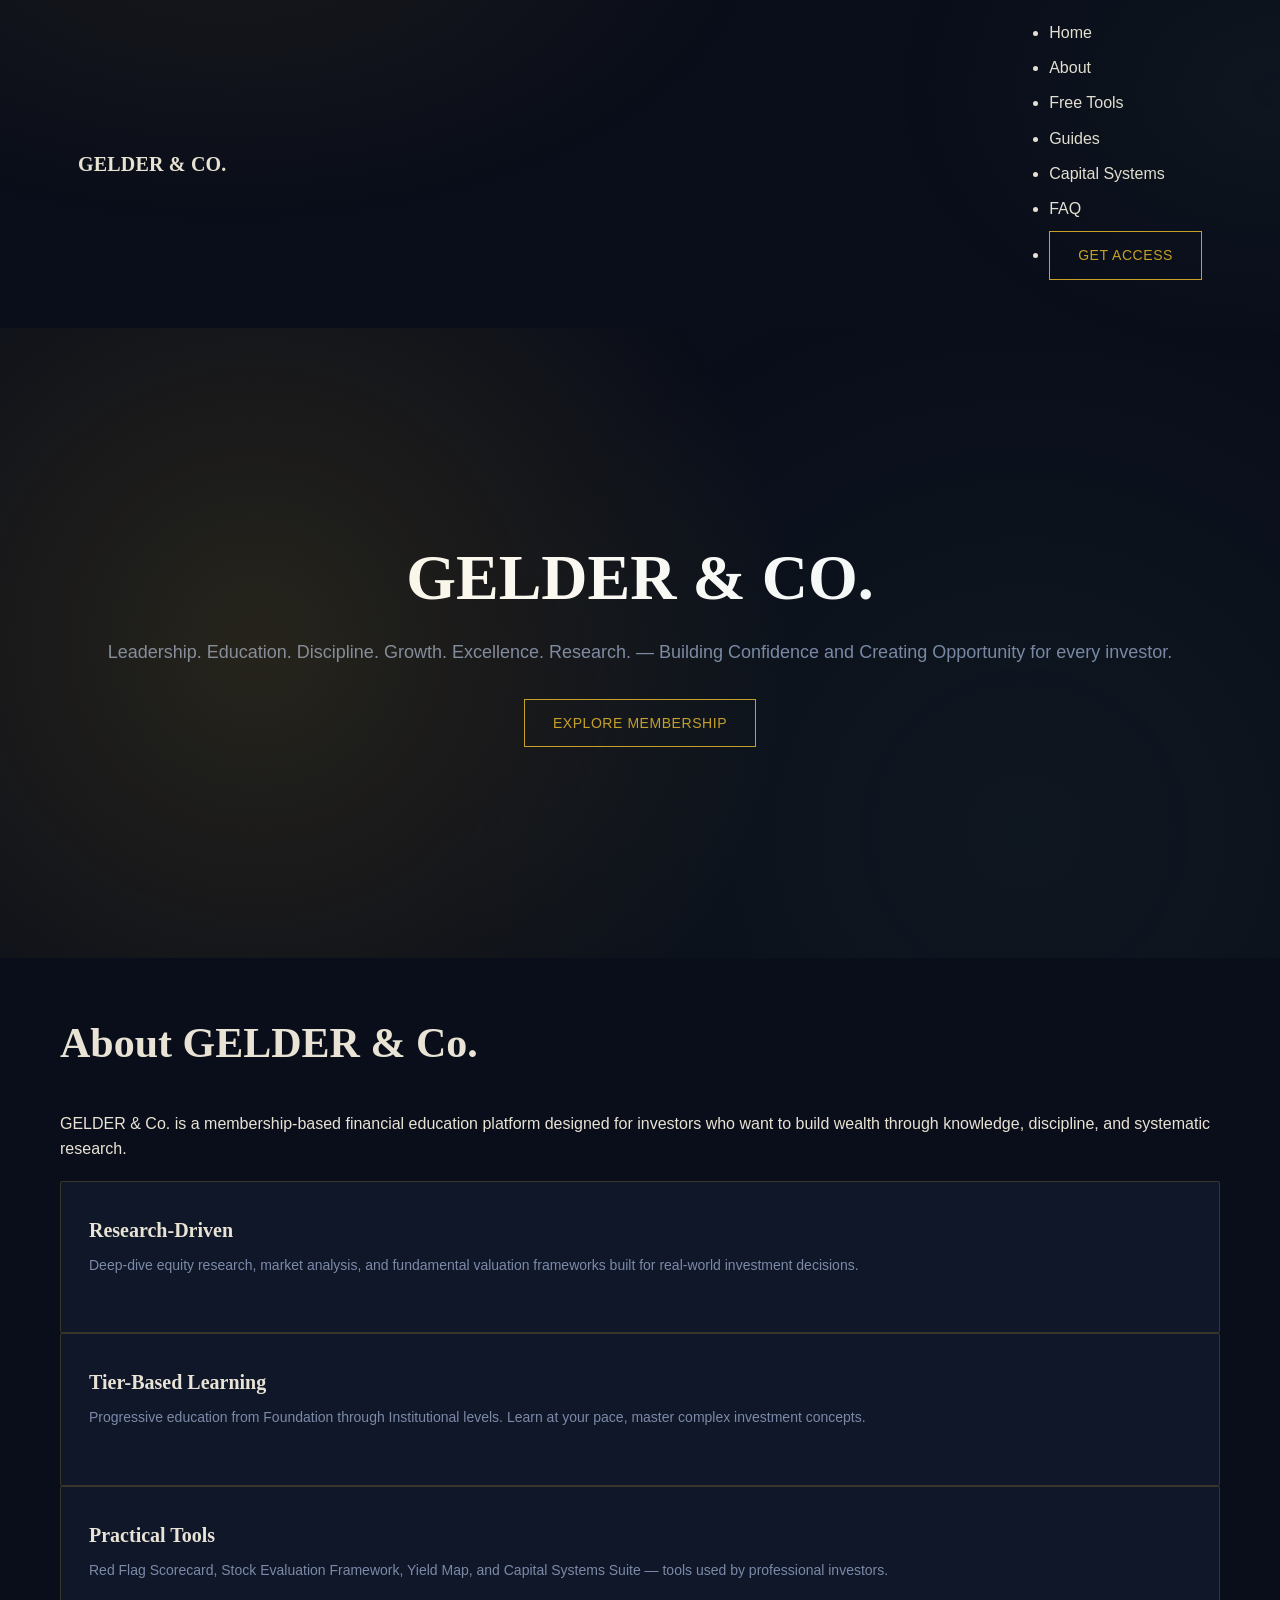
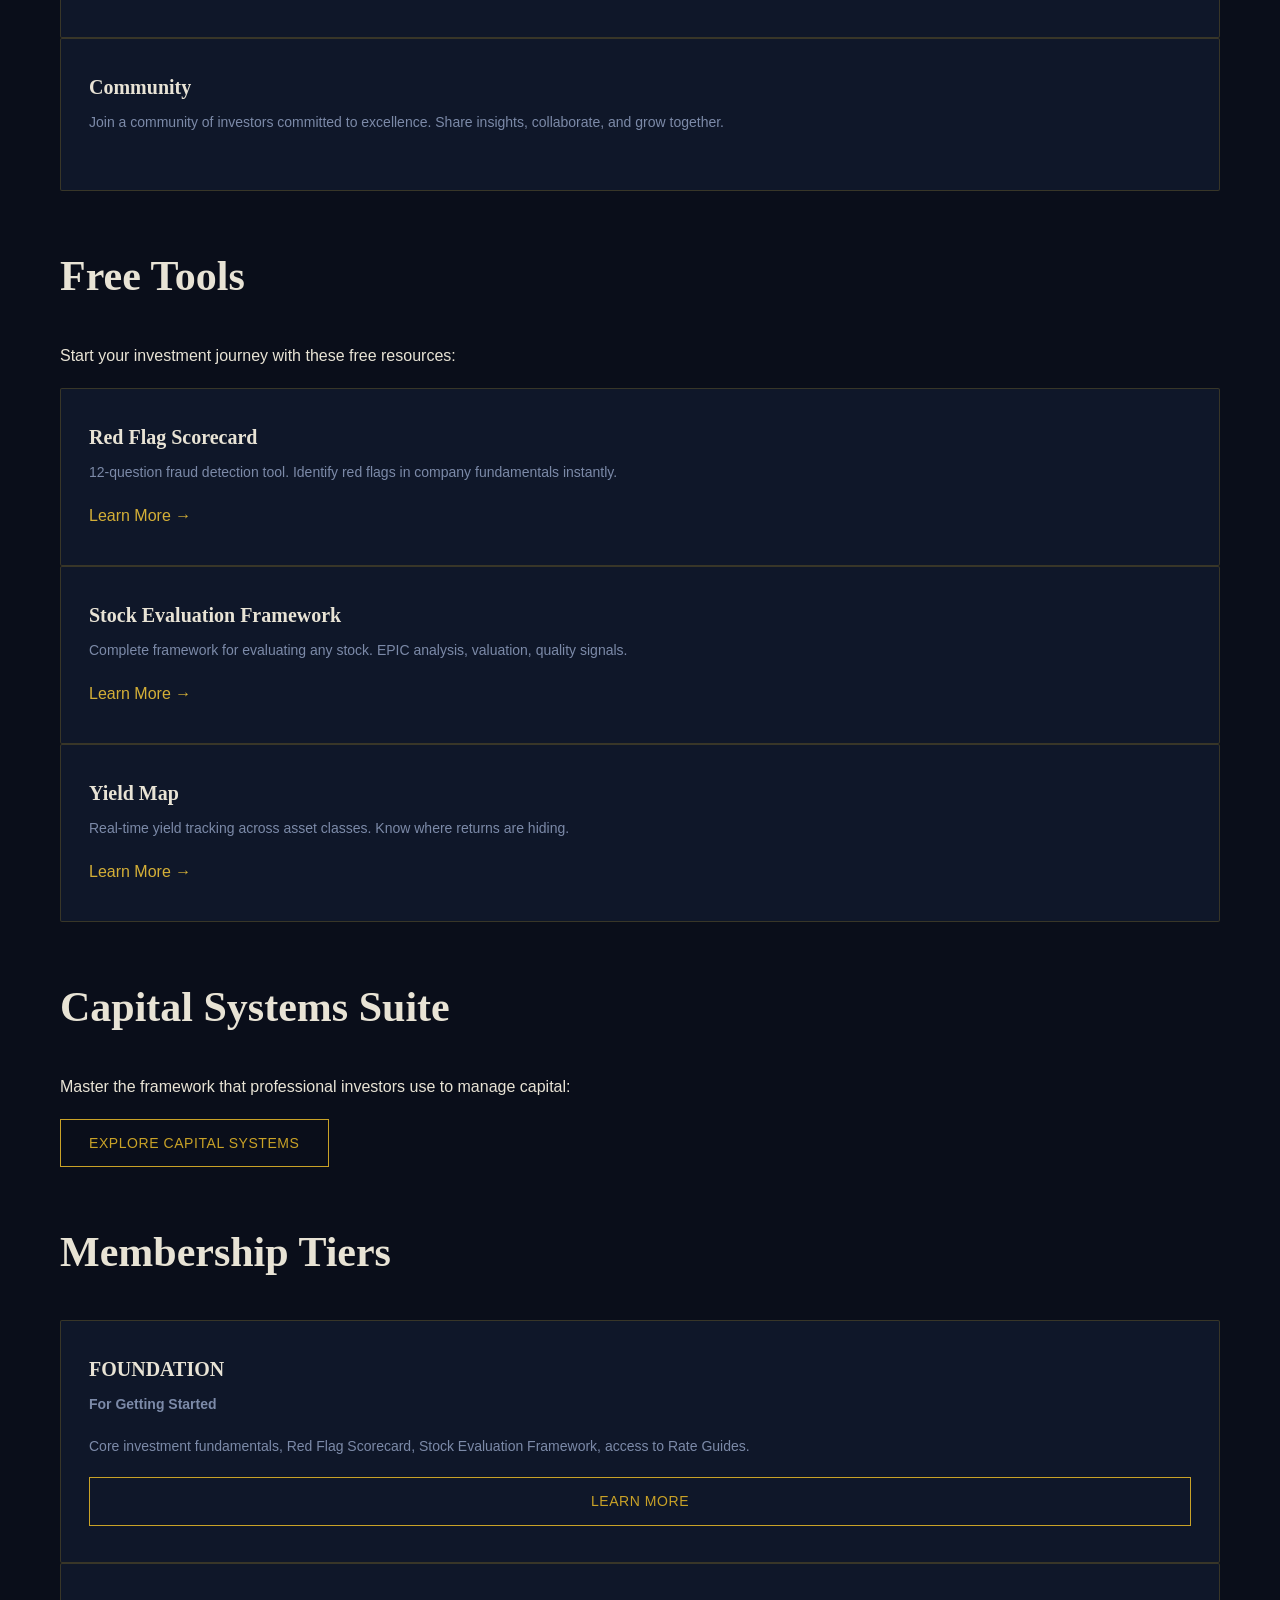
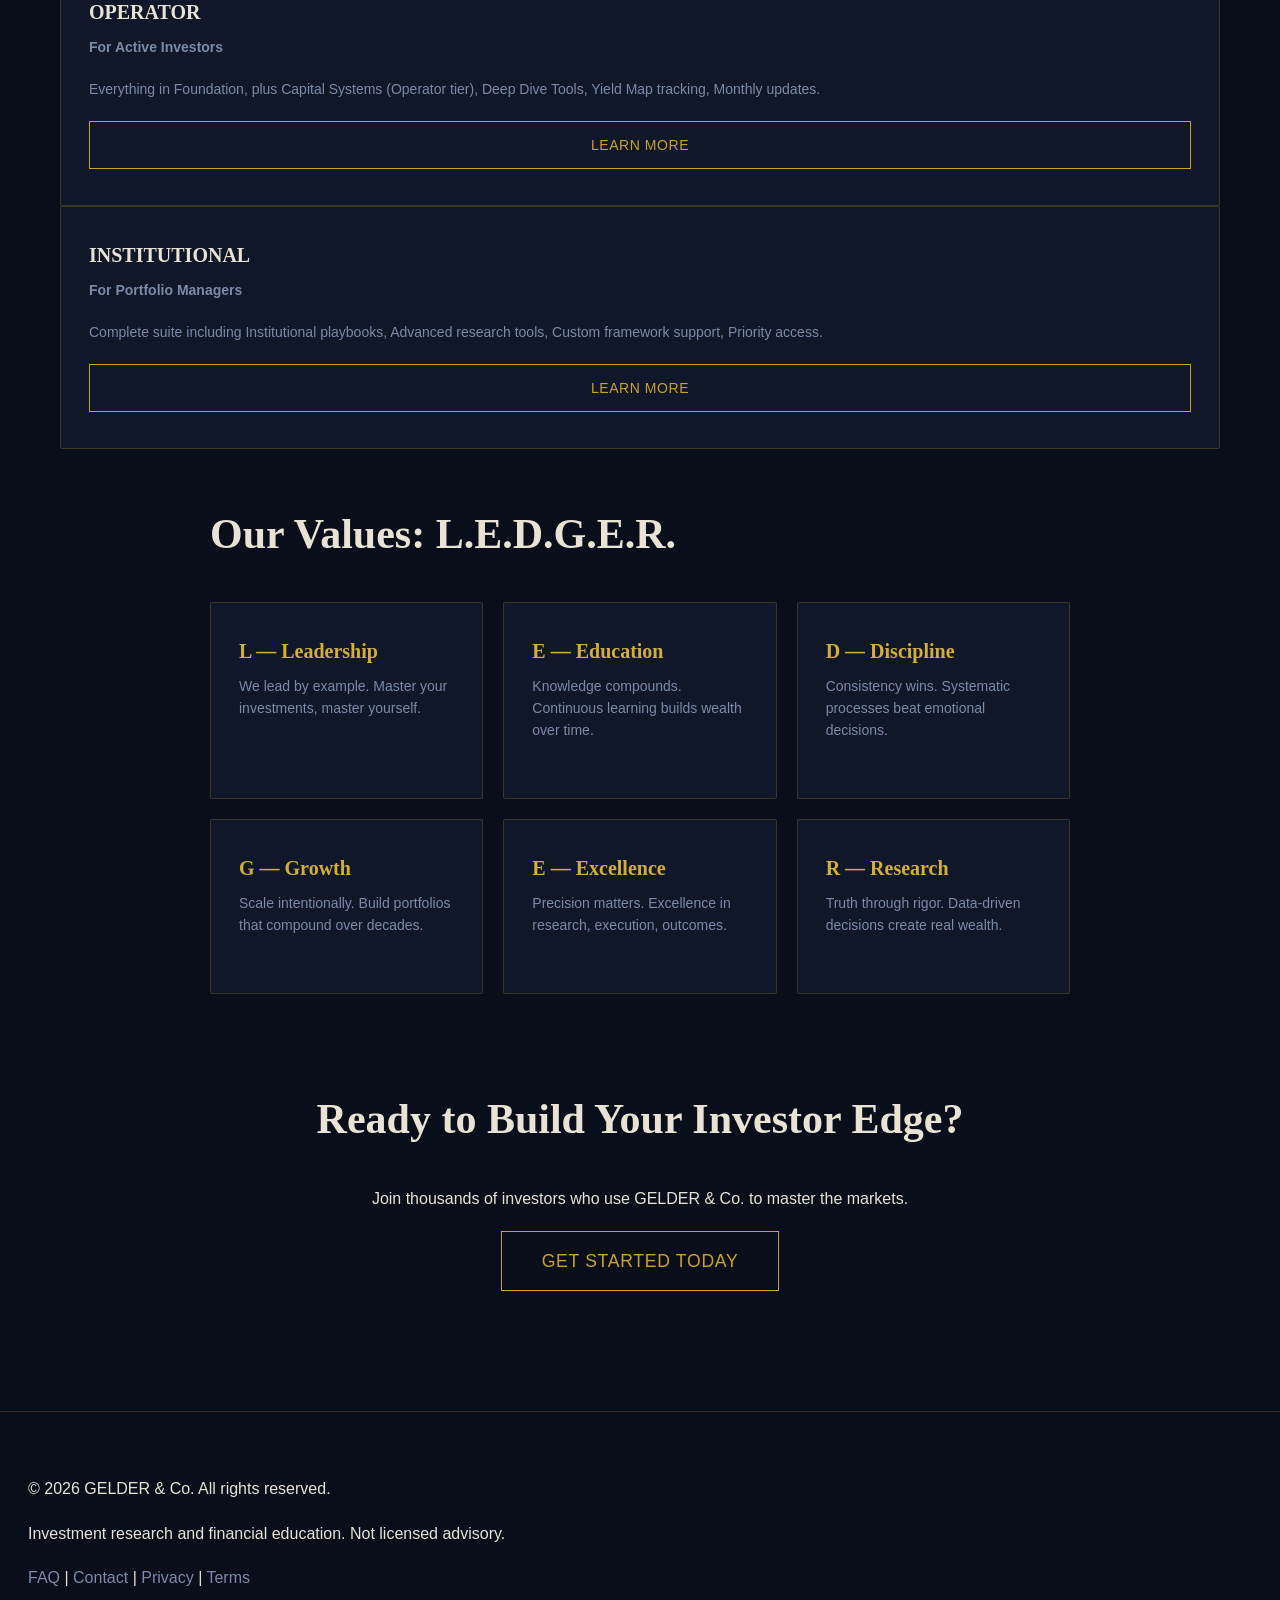
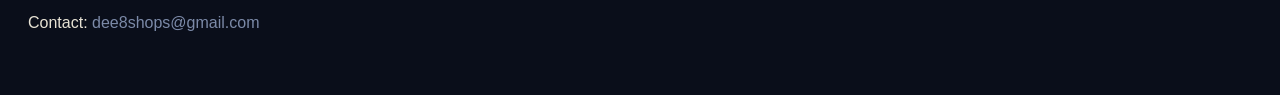
<file: GELDER-index.html>
<!DOCTYPE html>
<html lang="en">
<head>
  <meta charset="UTF-8">
  <meta name="viewport" content="width=device-width, initial-scale=1.0">
  <title>GELDER & Co. | Investment Research & Financial Education</title>
  <link rel="stylesheet" href="css/styles.css">
</head>
<body>
  <!-- NAVIGATION -->
  <nav>
    <div class="logo">GELDER & CO.</div>
    <ul>
      <li><a href="index.html">Home</a></li>
      <li><a href="#about">About</a></li>
      <li><a href="#tools">Free Tools</a></li>
      <li><a href="docs/guides.html">Guides</a></li>
      <li><a href="capital-systems-suite.html">Capital Systems</a></li>
      <li><a href="docs/faq.html">FAQ</a></li>
      <li><a href="#" class="btn">GET ACCESS</a></li>
    </ul>
  </nav>

  <!-- HERO SECTION -->
  <section class="hero">
    <h1>GELDER & CO.</h1>
    <p class="tagline">Leadership. Education. Discipline. Growth. Excellence. Research. — Building Confidence and Creating Opportunity for every investor.</p>
    <a href="entry-splash.html" class="btn">EXPLORE MEMBERSHIP</a>
  </section>

  <!-- ABOUT SECTION -->
  <section id="about" style="max-width: 1200px; margin: 60px auto; padding: 0 20px;">
    <h2>About GELDER & Co.</h2>
    <p>GELDER & Co. is a membership-based financial education platform designed for investors who want to build wealth through knowledge, discipline, and systematic research.</p>
    
    <div class="card-grid">
      <div class="card">
        <h3>Research-Driven</h3>
        <p>Deep-dive equity research, market analysis, and fundamental valuation frameworks built for real-world investment decisions.</p>
      </div>
      <div class="card">
        <h3>Tier-Based Learning</h3>
        <p>Progressive education from Foundation through Institutional levels. Learn at your pace, master complex investment concepts.</p>
      </div>
      <div class="card">
        <h3>Practical Tools</h3>
        <p>Red Flag Scorecard, Stock Evaluation Framework, Yield Map, and Capital Systems Suite — tools used by professional investors.</p>
      </div>
      <div class="card">
        <h3>Community</h3>
        <p>Join a community of investors committed to excellence. Share insights, collaborate, and grow together.</p>
      </div>
    </div>
  </section>

  <!-- FREE TOOLS SECTION -->
  <section id="tools" style="max-width: 1200px; margin: 60px auto; padding: 0 20px;">
    <h2>Free Tools</h2>
    <p>Start your investment journey with these free resources:</p>
    
    <div class="card-grid">
      <div class="card">
        <h3>Red Flag Scorecard</h3>
        <p>12-question fraud detection tool. Identify red flags in company fundamentals instantly.</p>
        <a href="red-flag-scorecard.html" style="color: #D4AF37; text-decoration: none;">Learn More →</a>
      </div>
      <div class="card">
        <h3>Stock Evaluation Framework</h3>
        <p>Complete framework for evaluating any stock. EPIC analysis, valuation, quality signals.</p>
        <a href="stock-evaluation-framework.html" style="color: #D4AF37; text-decoration: none;">Learn More →</a>
      </div>
      <div class="card">
        <h3>Yield Map</h3>
        <p>Real-time yield tracking across asset classes. Know where returns are hiding.</p>
        <a href="docs/todays-rates.html" style="color: #D4AF37; text-decoration: none;">Learn More →</a>
      </div>
    </div>
  </section>

  <!-- CAPITAL SYSTEMS SECTION -->
  <section style="max-width: 1200px; margin: 60px auto; padding: 0 20px;">
    <h2>Capital Systems Suite</h2>
    <p>Master the framework that professional investors use to manage capital:</p>
    <a href="capital-systems-suite.html" class="btn">EXPLORE CAPITAL SYSTEMS</a>
  </section>

  <!-- MEMBERSHIP TIERS SECTION -->
  <section style="max-width: 1200px; margin: 60px auto; padding: 0 20px;">
    <h2>Membership Tiers</h2>
    
    <div class="card-grid">
      <div class="card">
        <h3>FOUNDATION</h3>
        <p><strong>For Getting Started</strong></p>
        <p>Core investment fundamentals, Red Flag Scorecard, Stock Evaluation Framework, access to Rate Guides.</p>
        <a href="entry-splash.html" class="btn" style="width: 100%; text-align: center;">LEARN MORE</a>
      </div>
      <div class="card">
        <h3>OPERATOR</h3>
        <p><strong>For Active Investors</strong></p>
        <p>Everything in Foundation, plus Capital Systems (Operator tier), Deep Dive Tools, Yield Map tracking, Monthly updates.</p>
        <a href="entry-splash.html" class="btn" style="width: 100%; text-align: center;">LEARN MORE</a>
      </div>
      <div class="card">
        <h3>INSTITUTIONAL</h3>
        <p><strong>For Portfolio Managers</strong></p>
        <p>Complete suite including Institutional playbooks, Advanced research tools, Custom framework support, Priority access.</p>
        <a href="entry-splash.html" class="btn" style="width: 100%; text-align: center;">LEARN MORE</a>
      </div>
    </div>
  </section>

  <!-- VALUES SECTION -->
  <section style="max-width: 900px; margin: 60px auto; padding: 0 20px;">
    <h2>Our Values: L.E.D.G.E.R.</h2>
    <div style="display: grid; grid-template-columns: repeat(auto-fit, minmax(250px, 1fr)); gap: 20px;">
      <div class="card">
        <h3 style="color: #D4AF37;">L — Leadership</h3>
        <p>We lead by example. Master your investments, master yourself.</p>
      </div>
      <div class="card">
        <h3 style="color: #D4AF37;">E — Education</h3>
        <p>Knowledge compounds. Continuous learning builds wealth over time.</p>
      </div>
      <div class="card">
        <h3 style="color: #D4AF37;">D — Discipline</h3>
        <p>Consistency wins. Systematic processes beat emotional decisions.</p>
      </div>
      <div class="card">
        <h3 style="color: #D4AF37;">G — Growth</h3>
        <p>Scale intentionally. Build portfolios that compound over decades.</p>
      </div>
      <div class="card">
        <h3 style="color: #D4AF37;">E — Excellence</h3>
        <p>Precision matters. Excellence in research, execution, outcomes.</p>
      </div>
      <div class="card">
        <h3 style="color: #D4AF37;">R — Research</h3>
        <p>Truth through rigor. Data-driven decisions create real wealth.</p>
      </div>
    </div>
  </section>

  <!-- CTA SECTION -->
  <section style="max-width: 1200px; margin: 60px auto; padding: 40px 20px; text-align: center;">
    <h2>Ready to Build Your Investor Edge?</h2>
    <p>Join thousands of investors who use GELDER & Co. to master the markets.</p>
    <a href="entry-splash.html" class="btn" style="font-size: 1.1rem; padding: 15px 40px;">GET STARTED TODAY</a>
  </section>

  <!-- FOOTER -->
  <footer>
    <p>&copy; 2026 GELDER & Co. All rights reserved.</p>
    <p>Investment research and financial education. Not licensed advisory.</p>
    <p><a href="docs/faq.html">FAQ</a> | <a href="docs/contact.html">Contact</a> | <a href="privacy-policy.html">Privacy</a> | <a href="terms-of-sale.html">Terms</a></p>
    <p>Contact: <a href="mailto:dee8shops@gmail.com">dee8shops@gmail.com</a></p>
  </footer>
</body>
</html>
</file>
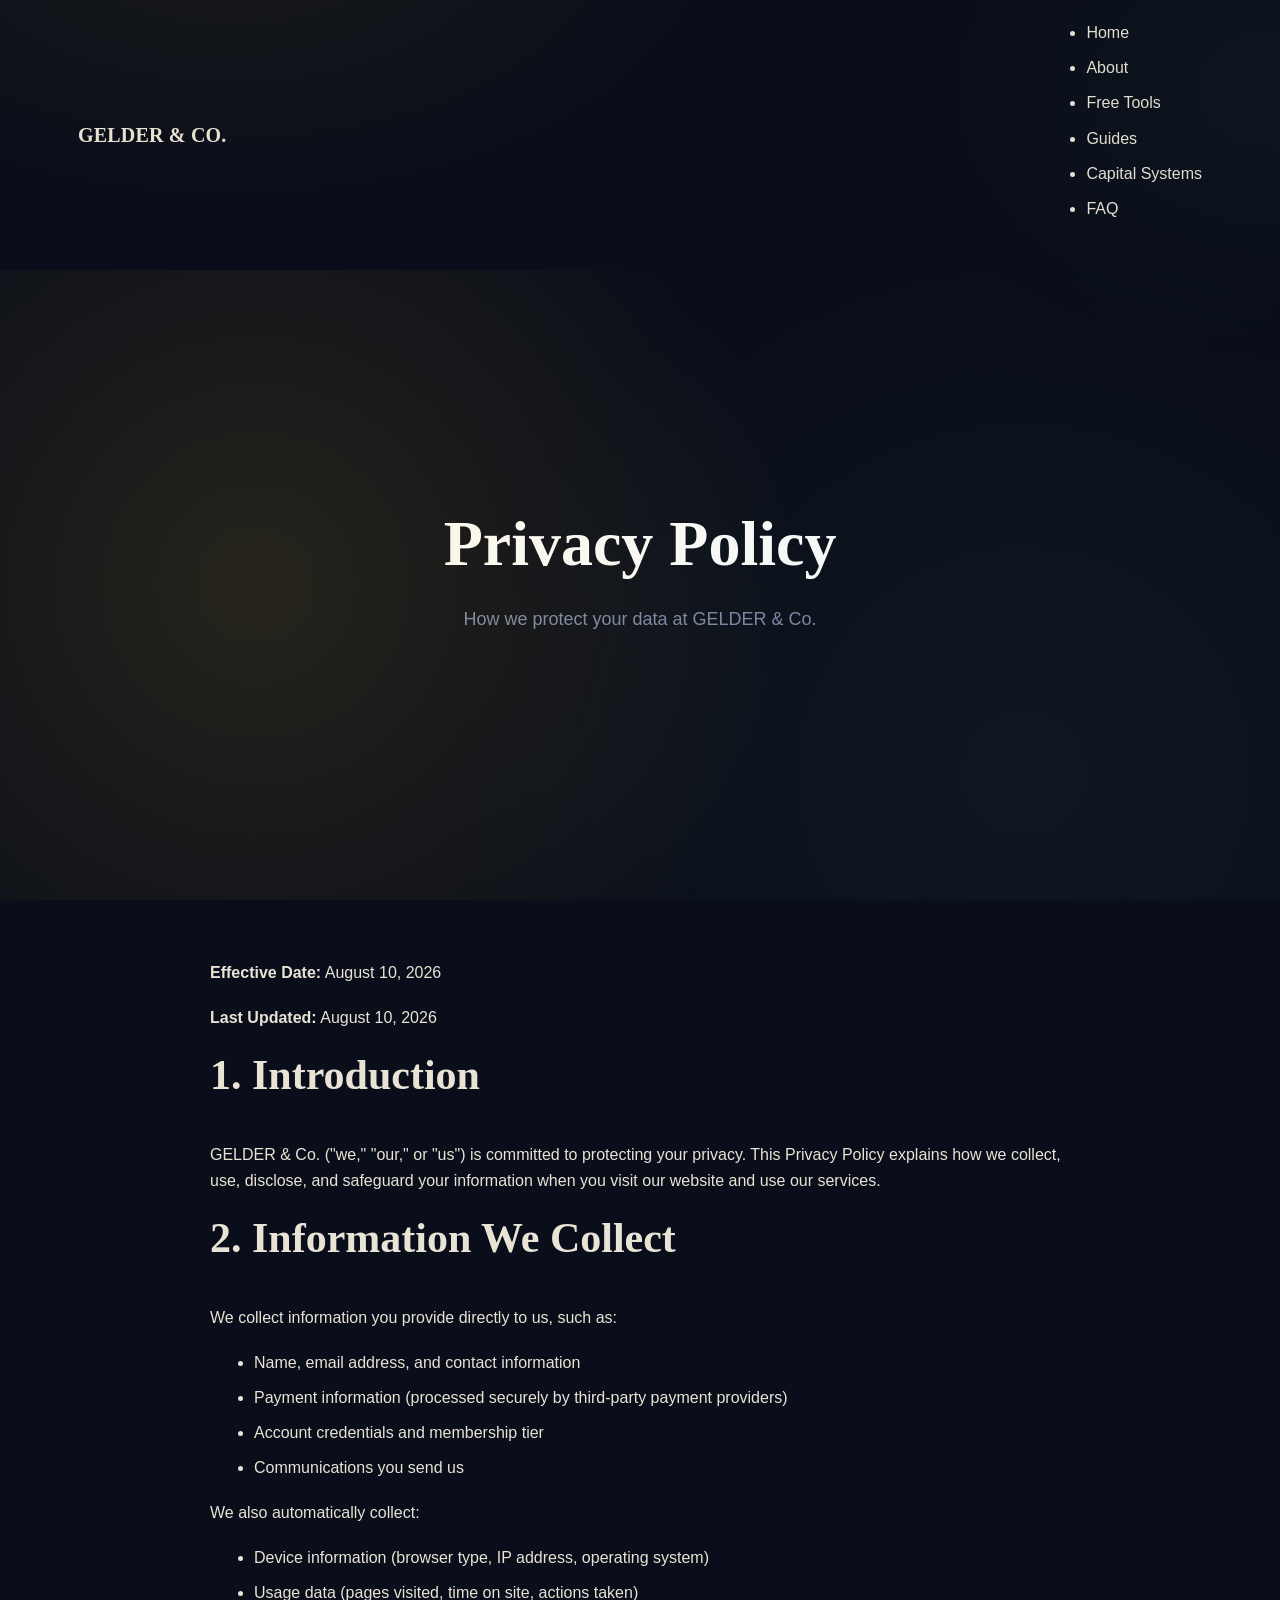
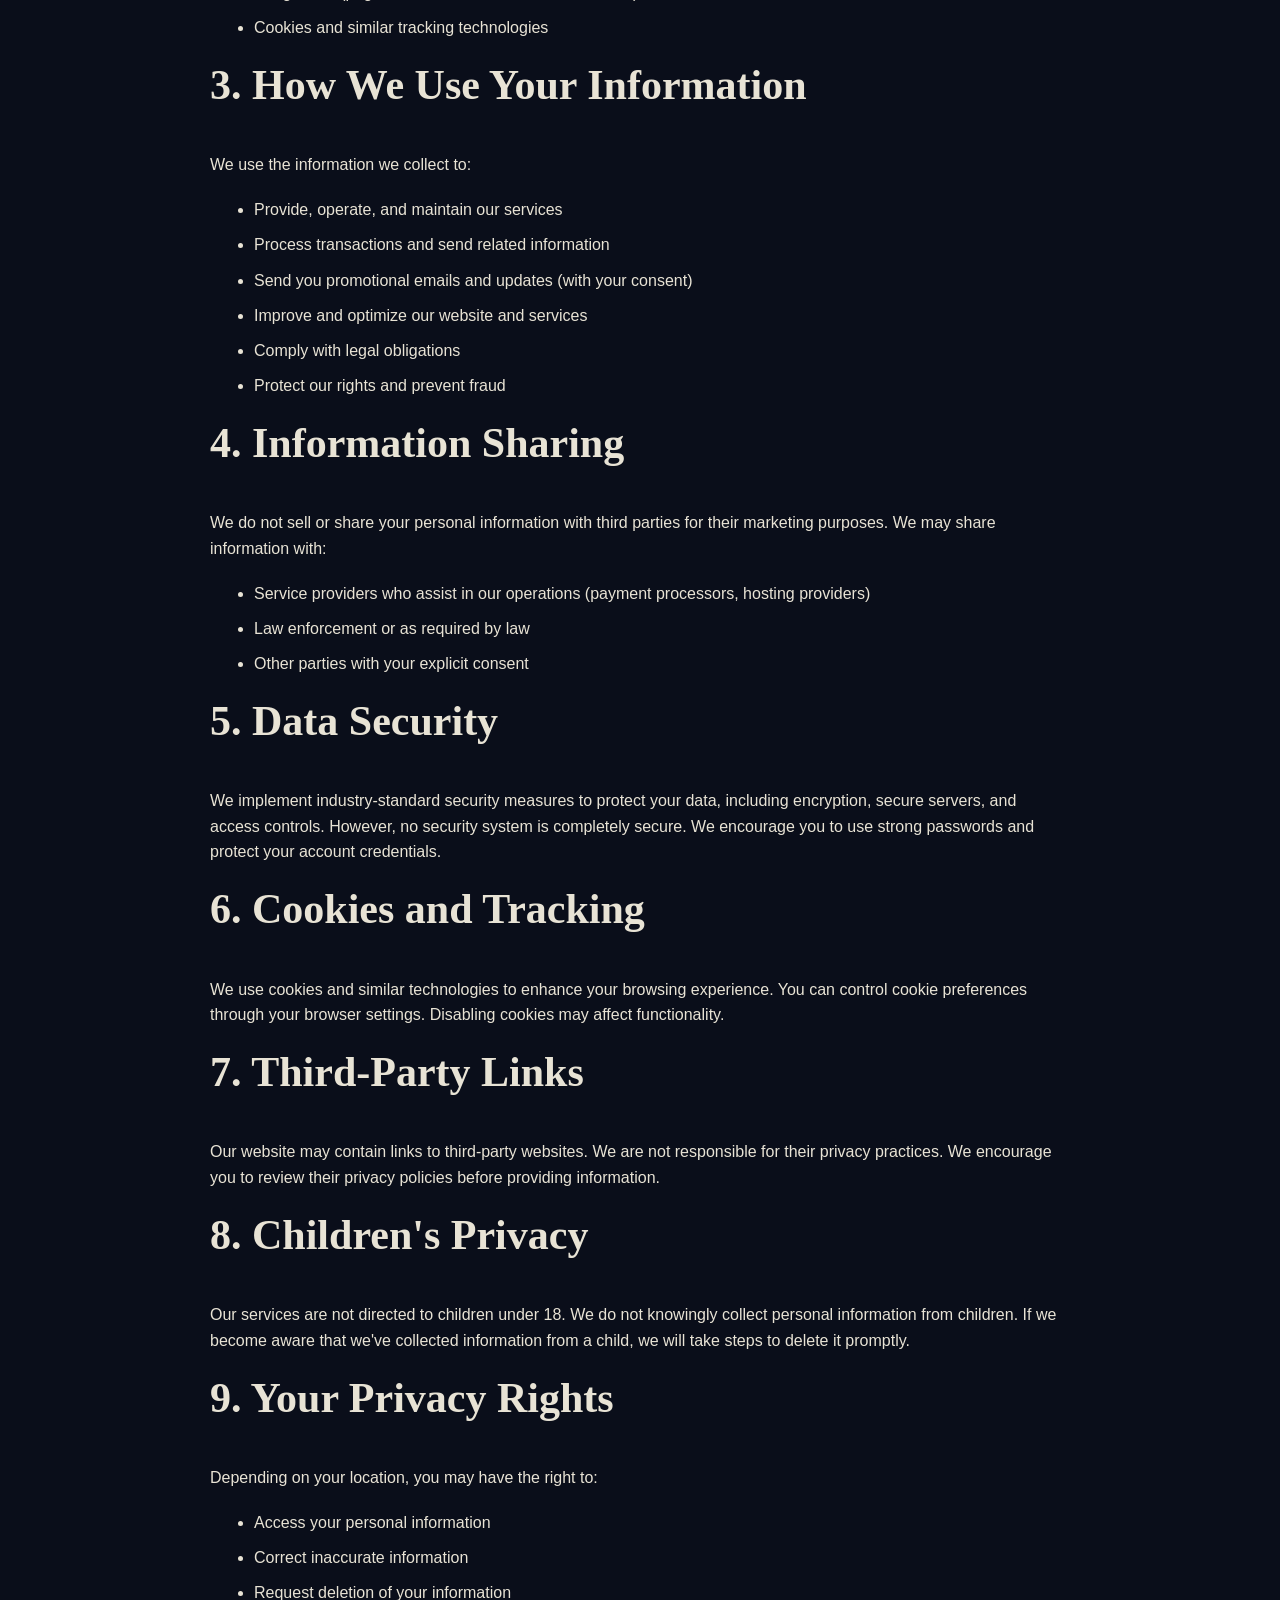
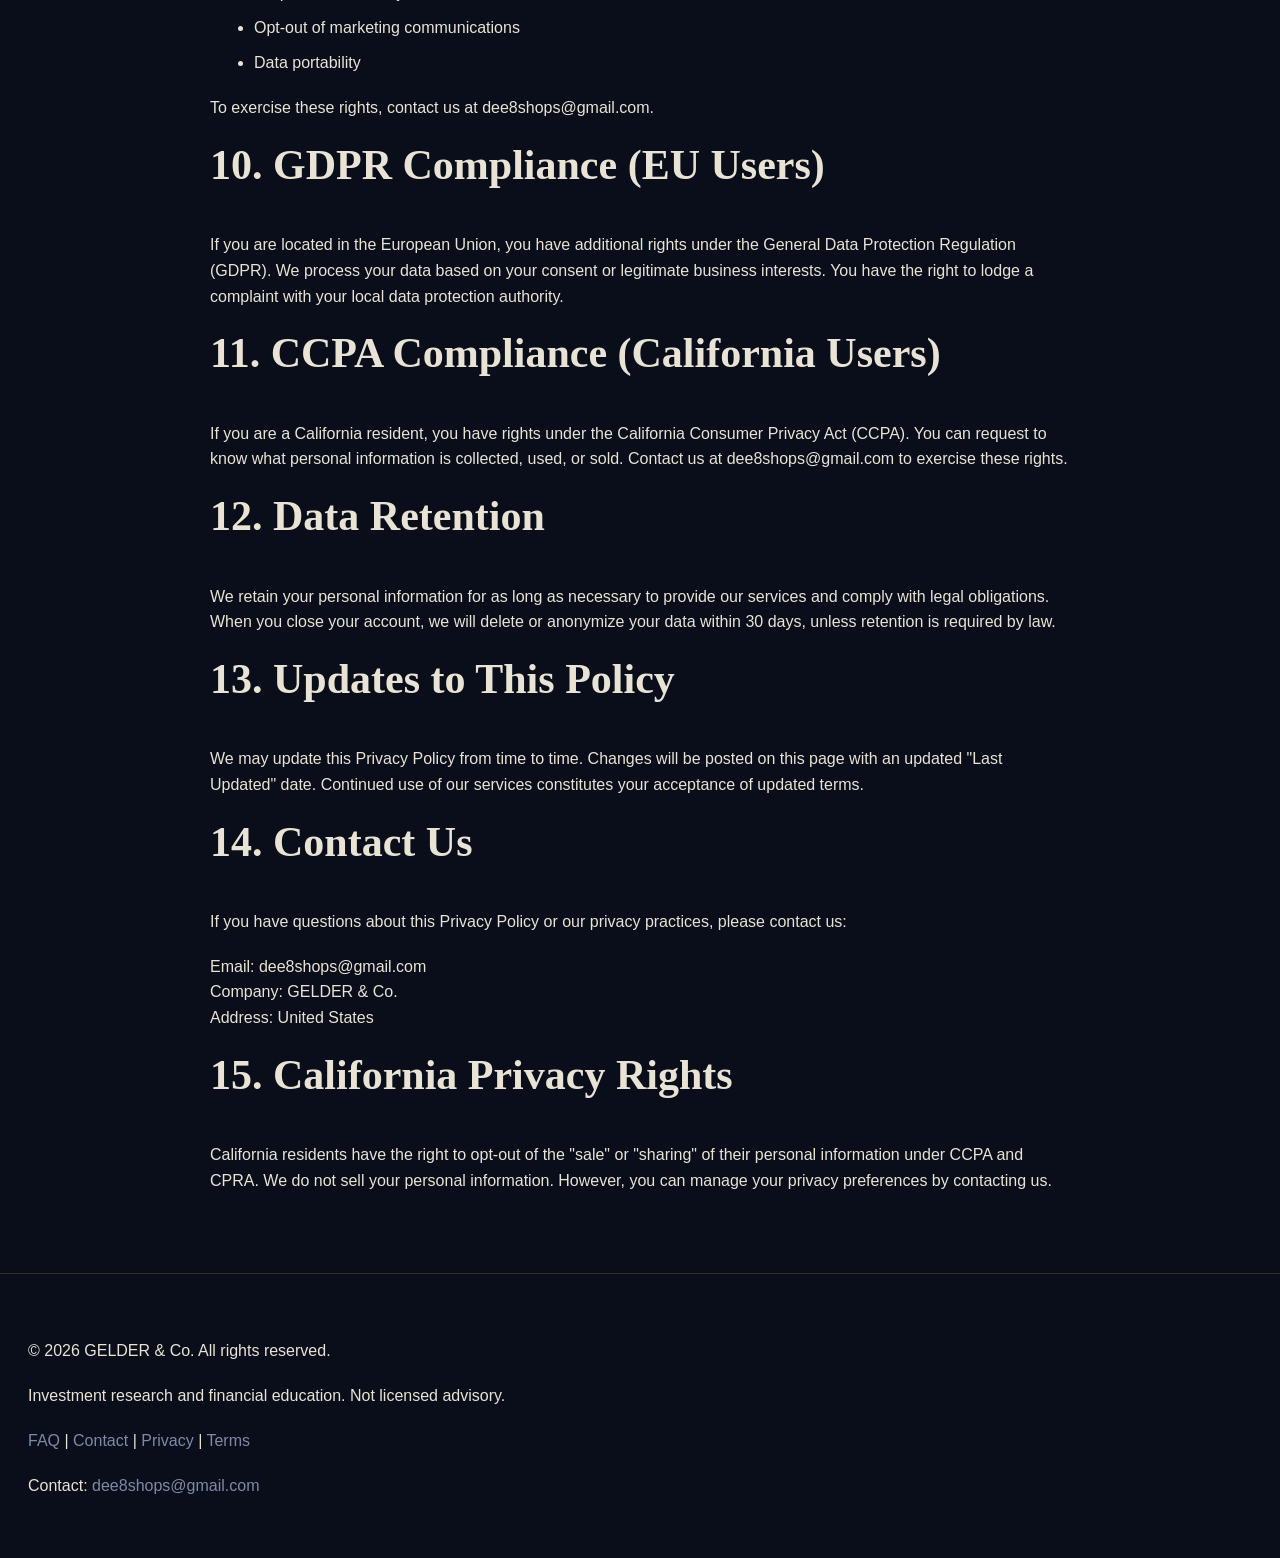
<file: GELDER-privacy-policy.html>
<!DOCTYPE html>
<html lang="en">
<head>
  <meta charset="UTF-8">
  <meta name="viewport" content="width=device-width, initial-scale=1.0">
  <title>Privacy Policy | GELDER & Co.</title>
  <link rel="stylesheet" href="css/styles.css">
</head>
<body>
  <!-- NAVIGATION -->
  <nav>
    <div class="logo"><a href="index.html" style="text-decoration: none; color: inherit;">GELDER & CO.</a></div>
    <ul>
      <li><a href="index.html">Home</a></li>
      <li><a href="index.html#about">About</a></li>
      <li><a href="index.html#tools">Free Tools</a></li>
      <li><a href="docs/guides.html">Guides</a></li>
      <li><a href="capital-systems-suite.html">Capital Systems</a></li>
      <li><a href="docs/faq.html">FAQ</a></li>
    </ul>
  </nav>

  <!-- HERO -->
  <section class="hero">
    <h1>Privacy Policy</h1>
    <p class="tagline">How we protect your data at GELDER & Co.</p>
  </section>

  <!-- CONTENT -->
  <section style="max-width: 900px; margin: 60px auto; padding: 0 20px;">
    <p><strong>Effective Date:</strong> August 10, 2026</p>
    <p><strong>Last Updated:</strong> August 10, 2026</p>

    <h2>1. Introduction</h2>
    <p>GELDER & Co. ("we," "our," or "us") is committed to protecting your privacy. This Privacy Policy explains how we collect, use, disclose, and safeguard your information when you visit our website and use our services.</p>

    <h2>2. Information We Collect</h2>
    <p>We collect information you provide directly to us, such as:</p>
    <ul style="list-style: disc; padding-left: 20px;">
      <li>Name, email address, and contact information</li>
      <li>Payment information (processed securely by third-party payment providers)</li>
      <li>Account credentials and membership tier</li>
      <li>Communications you send us</li>
    </ul>

    <p>We also automatically collect:</p>
    <ul style="list-style: disc; padding-left: 20px;">
      <li>Device information (browser type, IP address, operating system)</li>
      <li>Usage data (pages visited, time on site, actions taken)</li>
      <li>Cookies and similar tracking technologies</li>
    </ul>

    <h2>3. How We Use Your Information</h2>
    <p>We use the information we collect to:</p>
    <ul style="list-style: disc; padding-left: 20px;">
      <li>Provide, operate, and maintain our services</li>
      <li>Process transactions and send related information</li>
      <li>Send you promotional emails and updates (with your consent)</li>
      <li>Improve and optimize our website and services</li>
      <li>Comply with legal obligations</li>
      <li>Protect our rights and prevent fraud</li>
    </ul>

    <h2>4. Information Sharing</h2>
    <p>We do not sell or share your personal information with third parties for their marketing purposes. We may share information with:</p>
    <ul style="list-style: disc; padding-left: 20px;">
      <li>Service providers who assist in our operations (payment processors, hosting providers)</li>
      <li>Law enforcement or as required by law</li>
      <li>Other parties with your explicit consent</li>
    </ul>

    <h2>5. Data Security</h2>
    <p>We implement industry-standard security measures to protect your data, including encryption, secure servers, and access controls. However, no security system is completely secure. We encourage you to use strong passwords and protect your account credentials.</p>

    <h2>6. Cookies and Tracking</h2>
    <p>We use cookies and similar technologies to enhance your browsing experience. You can control cookie preferences through your browser settings. Disabling cookies may affect functionality.</p>

    <h2>7. Third-Party Links</h2>
    <p>Our website may contain links to third-party websites. We are not responsible for their privacy practices. We encourage you to review their privacy policies before providing information.</p>

    <h2>8. Children's Privacy</h2>
    <p>Our services are not directed to children under 18. We do not knowingly collect personal information from children. If we become aware that we've collected information from a child, we will take steps to delete it promptly.</p>

    <h2>9. Your Privacy Rights</h2>
    <p>Depending on your location, you may have the right to:</p>
    <ul style="list-style: disc; padding-left: 20px;">
      <li>Access your personal information</li>
      <li>Correct inaccurate information</li>
      <li>Request deletion of your information</li>
      <li>Opt-out of marketing communications</li>
      <li>Data portability</li>
    </ul>
    <p>To exercise these rights, contact us at <a href="mailto:dee8shops@gmail.com">dee8shops@gmail.com</a>.</p>

    <h2>10. GDPR Compliance (EU Users)</h2>
    <p>If you are located in the European Union, you have additional rights under the General Data Protection Regulation (GDPR). We process your data based on your consent or legitimate business interests. You have the right to lodge a complaint with your local data protection authority.</p>

    <h2>11. CCPA Compliance (California Users)</h2>
    <p>If you are a California resident, you have rights under the California Consumer Privacy Act (CCPA). You can request to know what personal information is collected, used, or sold. Contact us at <a href="mailto:dee8shops@gmail.com">dee8shops@gmail.com</a> to exercise these rights.</p>

    <h2>12. Data Retention</h2>
    <p>We retain your personal information for as long as necessary to provide our services and comply with legal obligations. When you close your account, we will delete or anonymize your data within 30 days, unless retention is required by law.</p>

    <h2>13. Updates to This Policy</h2>
    <p>We may update this Privacy Policy from time to time. Changes will be posted on this page with an updated "Last Updated" date. Continued use of our services constitutes your acceptance of updated terms.</p>

    <h2>14. Contact Us</h2>
    <p>If you have questions about this Privacy Policy or our privacy practices, please contact us:</p>
    <p>
      Email: <a href="mailto:dee8shops@gmail.com">dee8shops@gmail.com</a><br>
      Company: GELDER & Co.<br>
      Address: United States
    </p>

    <h2>15. California Privacy Rights</h2>
    <p>California residents have the right to opt-out of the "sale" or "sharing" of their personal information under CCPA and CPRA. We do not sell your personal information. However, you can manage your privacy preferences by contacting us.</p>
  </section>

  <!-- FOOTER -->
  <footer>
    <p>&copy; 2026 GELDER & Co. All rights reserved.</p>
    <p>Investment research and financial education. Not licensed advisory.</p>
    <p><a href="docs/faq.html">FAQ</a> | <a href="docs/contact.html">Contact</a> | <a href="privacy-policy.html">Privacy</a> | <a href="terms-of-sale.html">Terms</a></p>
    <p>Contact: <a href="mailto:dee8shops@gmail.com">dee8shops@gmail.com</a></p>
  </footer>
</body>
</html>
</file>
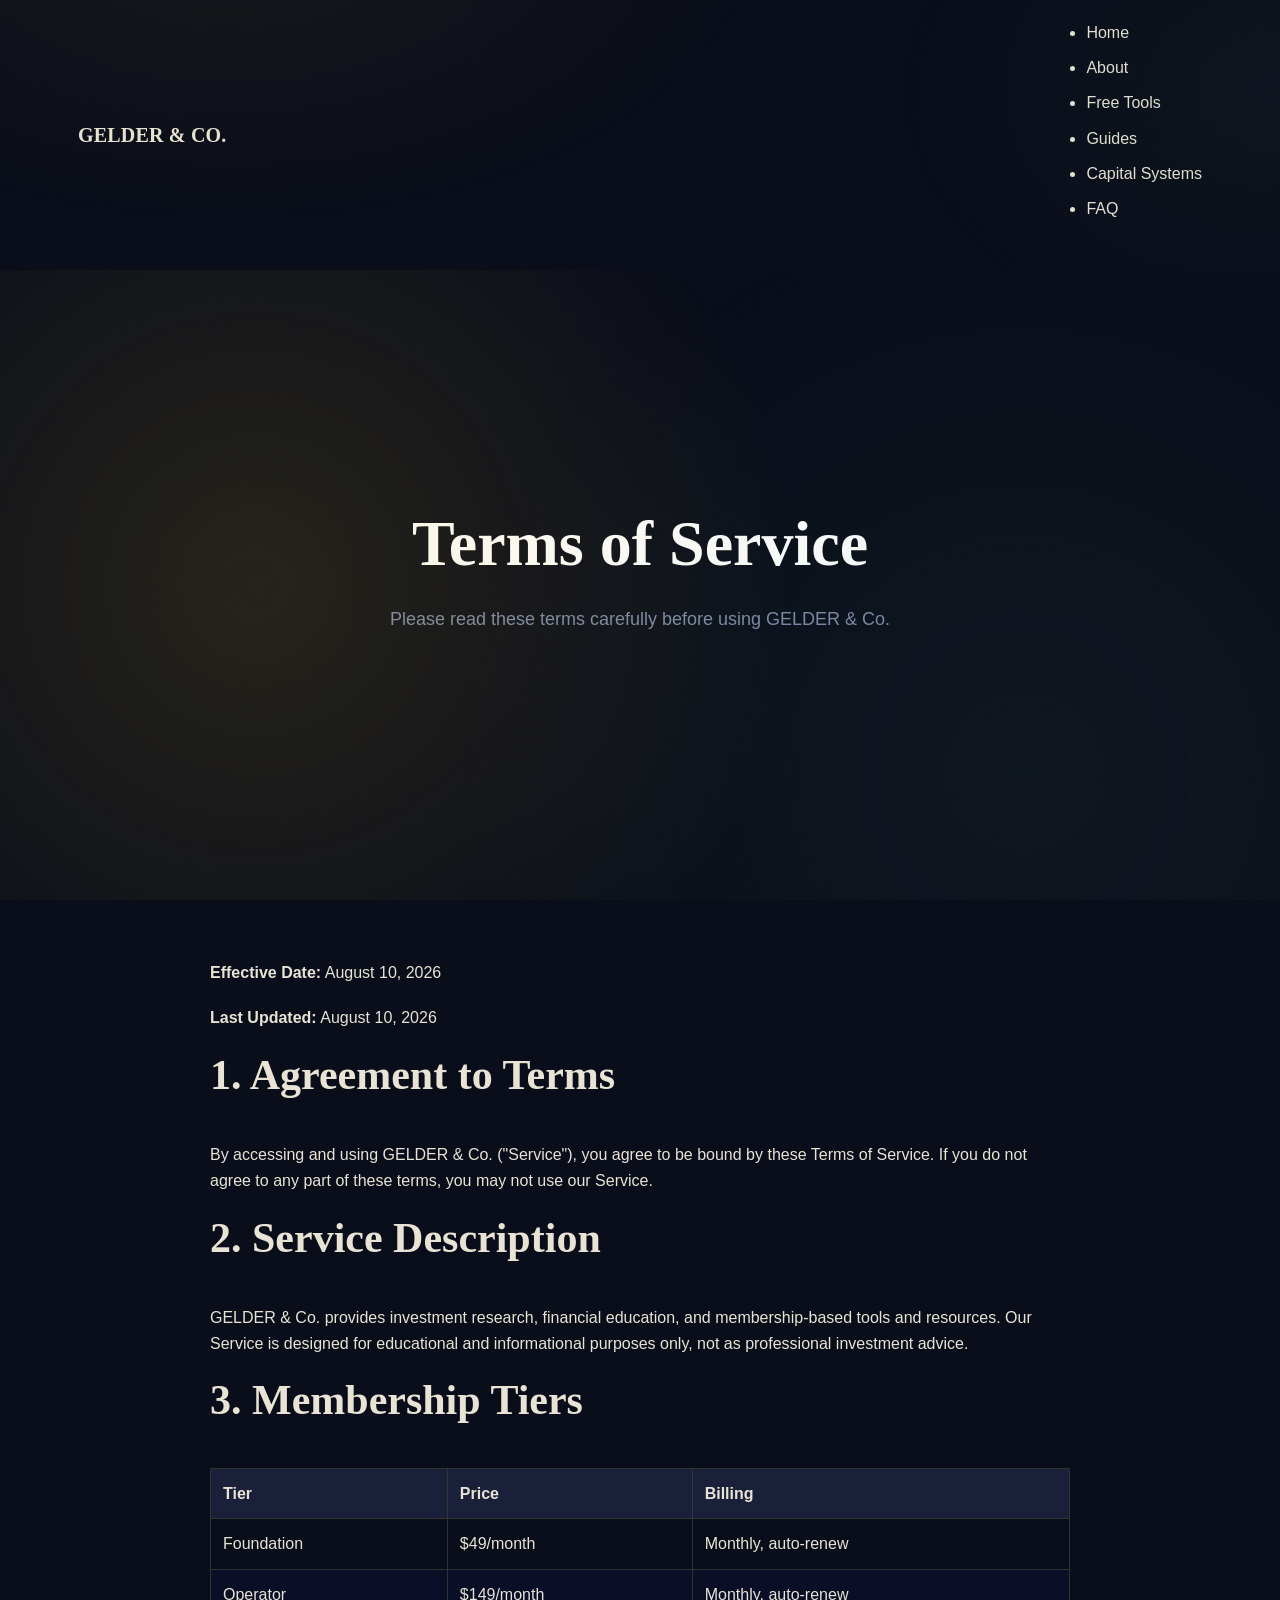
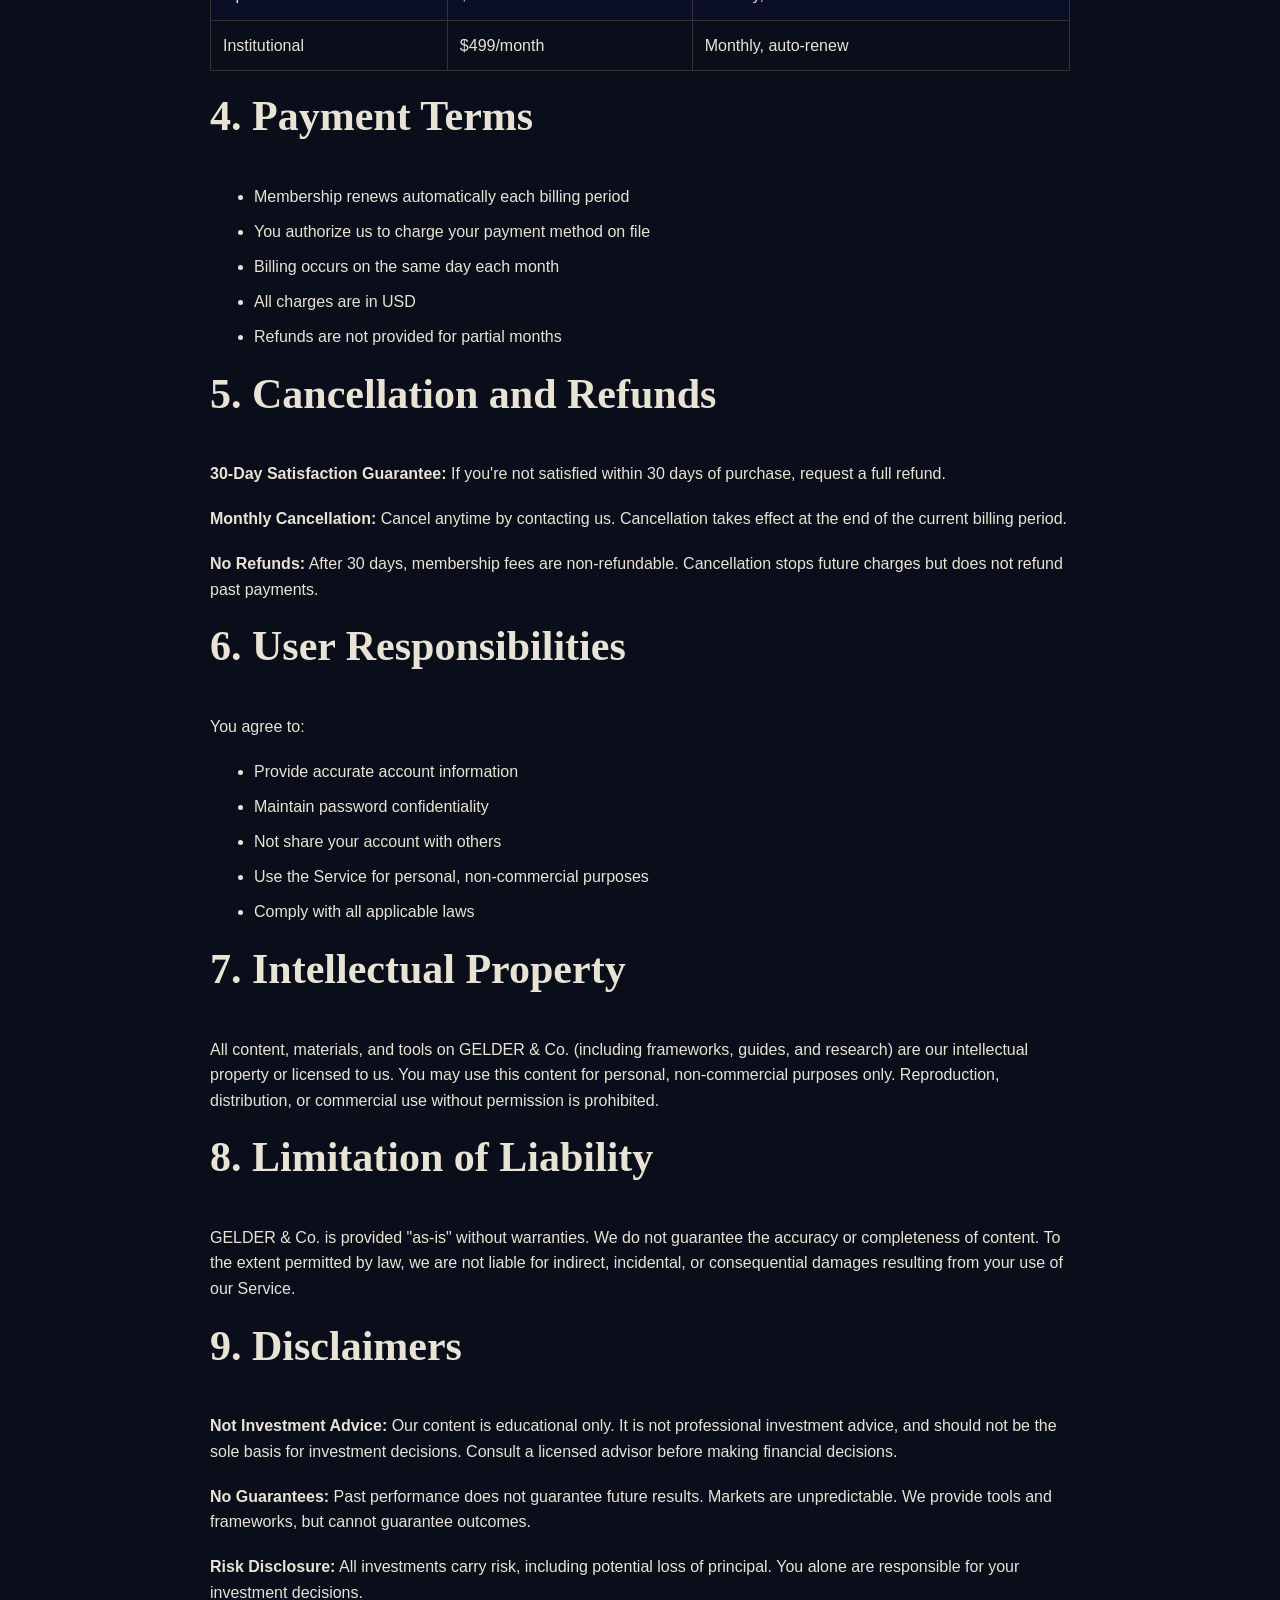
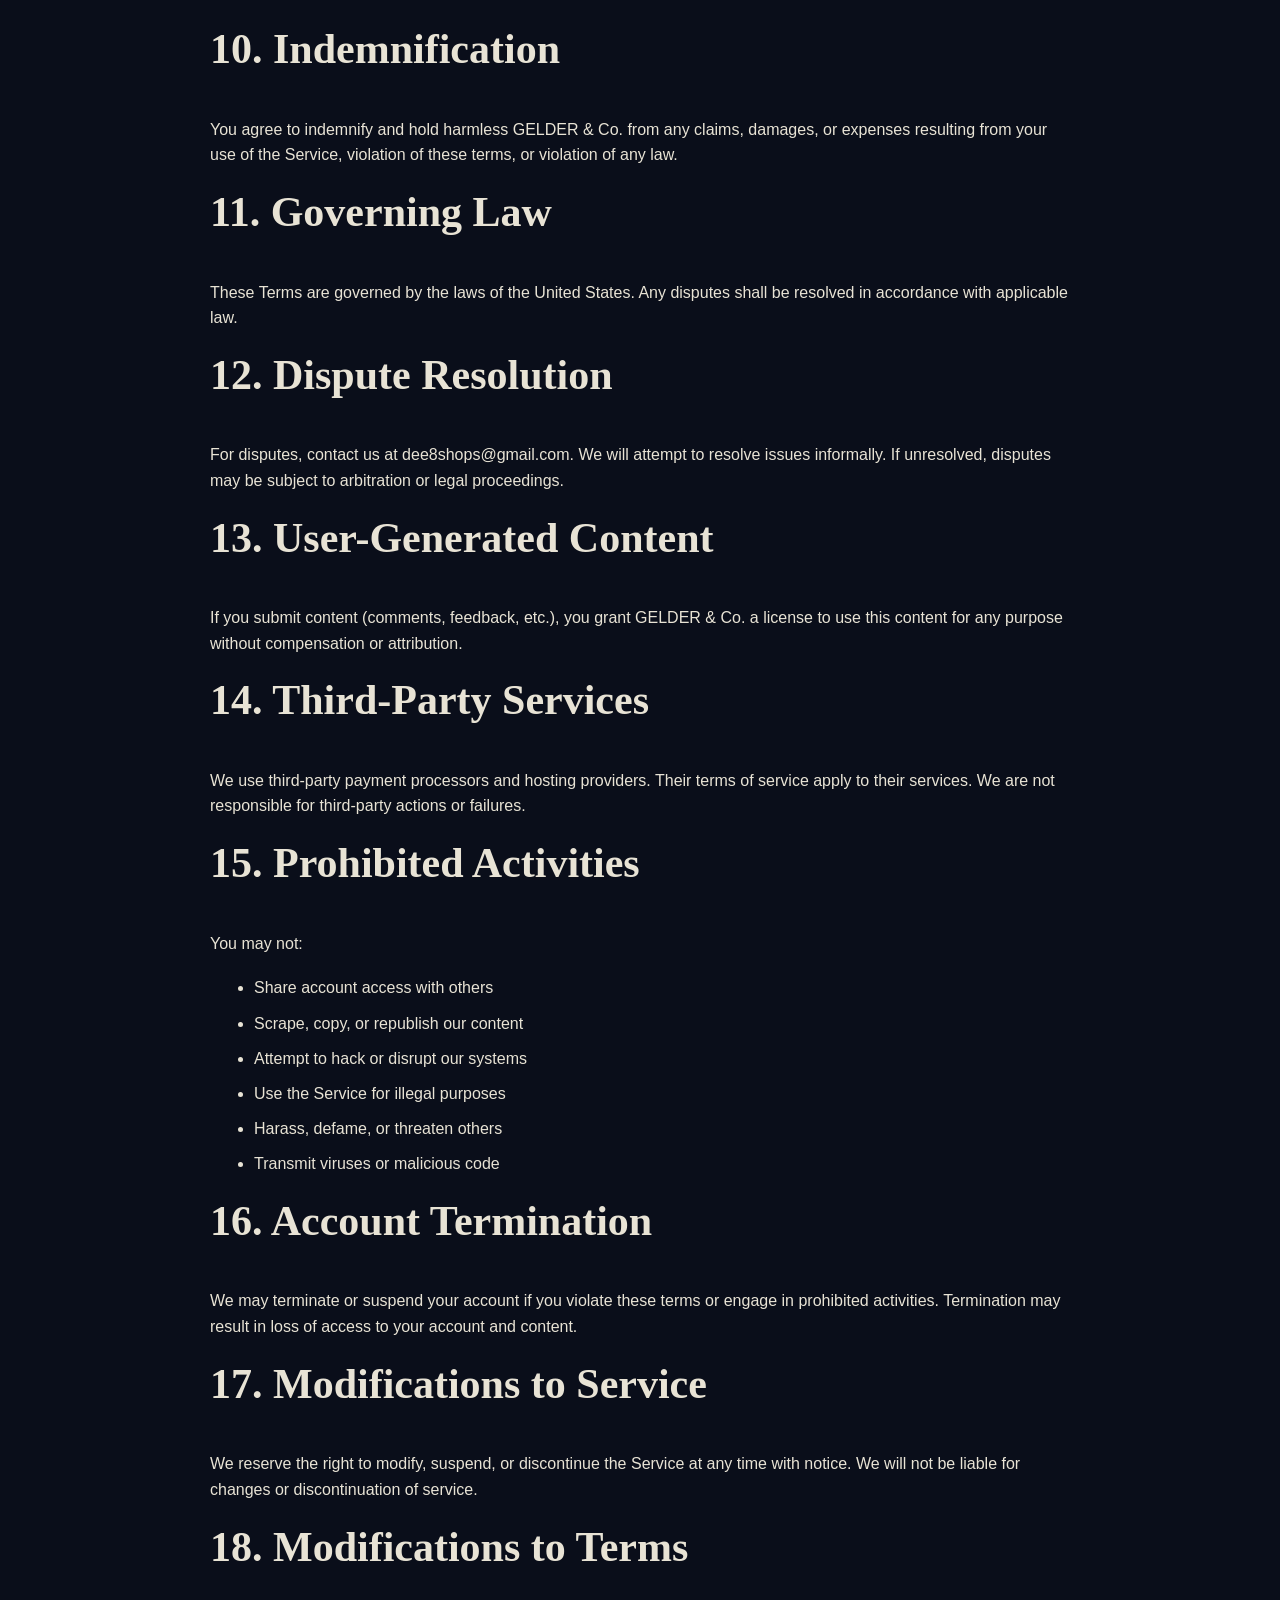
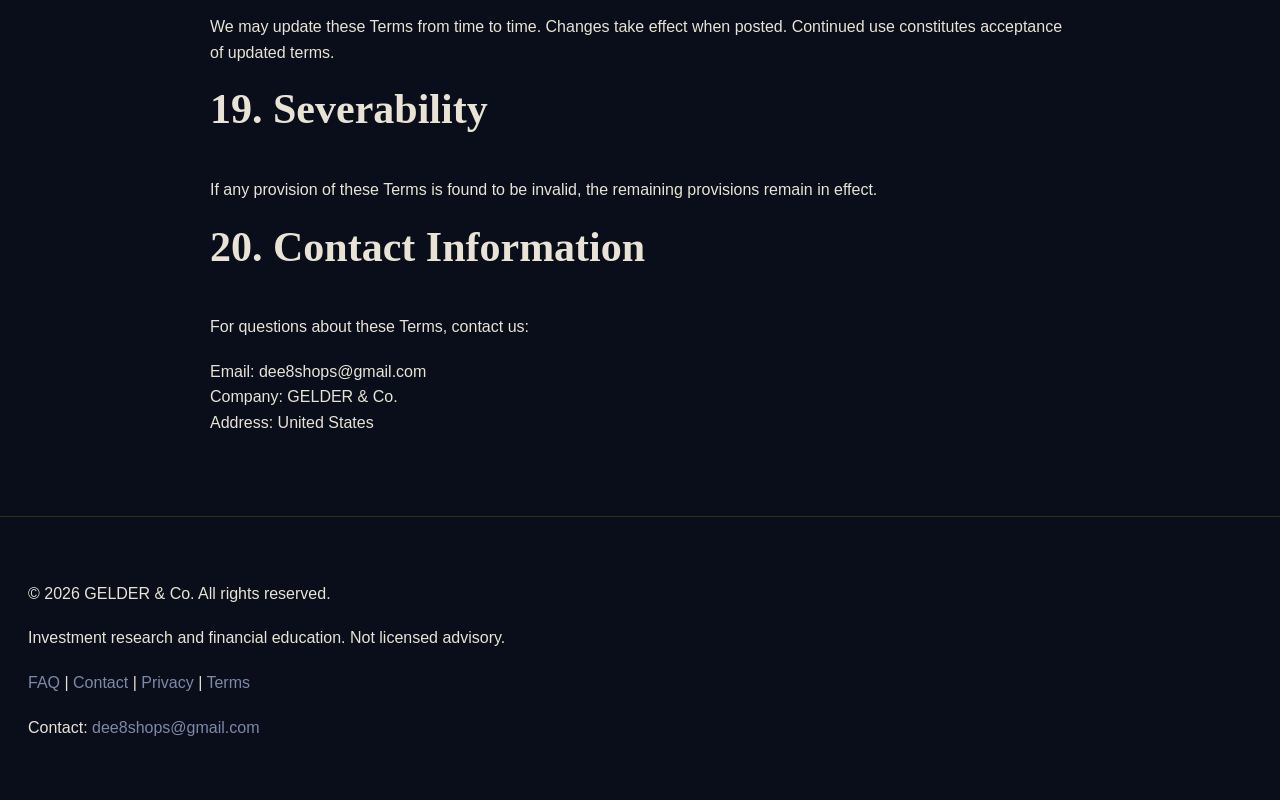
<file: GELDER-terms-of-sale.html>
<!DOCTYPE html>
<html lang="en">
<head>
  <meta charset="UTF-8">
  <meta name="viewport" content="width=device-width, initial-scale=1.0">
  <title>Terms of Service | GELDER & Co.</title>
  <link rel="stylesheet" href="css/styles.css">
</head>
<body>
  <!-- NAVIGATION -->
  <nav>
    <div class="logo"><a href="index.html" style="text-decoration: none; color: inherit;">GELDER & CO.</a></div>
    <ul>
      <li><a href="index.html">Home</a></li>
      <li><a href="index.html#about">About</a></li>
      <li><a href="index.html#tools">Free Tools</a></li>
      <li><a href="docs/guides.html">Guides</a></li>
      <li><a href="capital-systems-suite.html">Capital Systems</a></li>
      <li><a href="docs/faq.html">FAQ</a></li>
    </ul>
  </nav>

  <!-- HERO -->
  <section class="hero">
    <h1>Terms of Service</h1>
    <p class="tagline">Please read these terms carefully before using GELDER & Co.</p>
  </section>

  <!-- CONTENT -->
  <section style="max-width: 900px; margin: 60px auto; padding: 0 20px;">
    <p><strong>Effective Date:</strong> August 10, 2026</p>
    <p><strong>Last Updated:</strong> August 10, 2026</p>

    <h2>1. Agreement to Terms</h2>
    <p>By accessing and using GELDER & Co. ("Service"), you agree to be bound by these Terms of Service. If you do not agree to any part of these terms, you may not use our Service.</p>

    <h2>2. Service Description</h2>
    <p>GELDER & Co. provides investment research, financial education, and membership-based tools and resources. Our Service is designed for educational and informational purposes only, not as professional investment advice.</p>

    <h2>3. Membership Tiers</h2>
    <table style="width: 100%; border-collapse: collapse; margin: 20px 0;">
      <tr style="background: #1A1F3A; border: 1px solid #333;">
        <th style="padding: 12px; text-align: left; border: 1px solid #333;">Tier</th>
        <th style="padding: 12px; text-align: left; border: 1px solid #333;">Price</th>
        <th style="padding: 12px; text-align: left; border: 1px solid #333;">Billing</th>
      </tr>
      <tr style="border: 1px solid #333;">
        <td style="padding: 12px; border: 1px solid #333;">Foundation</td>
        <td style="padding: 12px; border: 1px solid #333;">$49/month</td>
        <td style="padding: 12px; border: 1px solid #333;">Monthly, auto-renew</td>
      </tr>
      <tr style="border: 1px solid #333; background: #0A0E27;">
        <td style="padding: 12px; border: 1px solid #333;">Operator</td>
        <td style="padding: 12px; border: 1px solid #333;">$149/month</td>
        <td style="padding: 12px; border: 1px solid #333;">Monthly, auto-renew</td>
      </tr>
      <tr style="border: 1px solid #333;">
        <td style="padding: 12px; border: 1px solid #333;">Institutional</td>
        <td style="padding: 12px; border: 1px solid #333;">$499/month</td>
        <td style="padding: 12px; border: 1px solid #333;">Monthly, auto-renew</td>
      </tr>
    </table>

    <h2>4. Payment Terms</h2>
    <ul style="list-style: disc; padding-left: 20px;">
      <li>Membership renews automatically each billing period</li>
      <li>You authorize us to charge your payment method on file</li>
      <li>Billing occurs on the same day each month</li>
      <li>All charges are in USD</li>
      <li>Refunds are not provided for partial months</li>
    </ul>

    <h2>5. Cancellation and Refunds</h2>
    <p><strong>30-Day Satisfaction Guarantee:</strong> If you're not satisfied within 30 days of purchase, request a full refund.</p>
    <p><strong>Monthly Cancellation:</strong> Cancel anytime by contacting us. Cancellation takes effect at the end of the current billing period.</p>
    <p><strong>No Refunds:</strong> After 30 days, membership fees are non-refundable. Cancellation stops future charges but does not refund past payments.</p>

    <h2>6. User Responsibilities</h2>
    <p>You agree to:</p>
    <ul style="list-style: disc; padding-left: 20px;">
      <li>Provide accurate account information</li>
      <li>Maintain password confidentiality</li>
      <li>Not share your account with others</li>
      <li>Use the Service for personal, non-commercial purposes</li>
      <li>Comply with all applicable laws</li>
    </ul>

    <h2>7. Intellectual Property</h2>
    <p>All content, materials, and tools on GELDER & Co. (including frameworks, guides, and research) are our intellectual property or licensed to us. You may use this content for personal, non-commercial purposes only. Reproduction, distribution, or commercial use without permission is prohibited.</p>

    <h2>8. Limitation of Liability</h2>
    <p>GELDER & Co. is provided "as-is" without warranties. We do not guarantee the accuracy or completeness of content. To the extent permitted by law, we are not liable for indirect, incidental, or consequential damages resulting from your use of our Service.</p>

    <h2>9. Disclaimers</h2>
    <p><strong>Not Investment Advice:</strong> Our content is educational only. It is not professional investment advice, and should not be the sole basis for investment decisions. Consult a licensed advisor before making financial decisions.</p>
    <p><strong>No Guarantees:</strong> Past performance does not guarantee future results. Markets are unpredictable. We provide tools and frameworks, but cannot guarantee outcomes.</p>
    <p><strong>Risk Disclosure:</strong> All investments carry risk, including potential loss of principal. You alone are responsible for your investment decisions.</p>

    <h2>10. Indemnification</h2>
    <p>You agree to indemnify and hold harmless GELDER & Co. from any claims, damages, or expenses resulting from your use of the Service, violation of these terms, or violation of any law.</p>

    <h2>11. Governing Law</h2>
    <p>These Terms are governed by the laws of the United States. Any disputes shall be resolved in accordance with applicable law.</p>

    <h2>12. Dispute Resolution</h2>
    <p>For disputes, contact us at <a href="mailto:dee8shops@gmail.com">dee8shops@gmail.com</a>. We will attempt to resolve issues informally. If unresolved, disputes may be subject to arbitration or legal proceedings.</p>

    <h2>13. User-Generated Content</h2>
    <p>If you submit content (comments, feedback, etc.), you grant GELDER & Co. a license to use this content for any purpose without compensation or attribution.</p>

    <h2>14. Third-Party Services</h2>
    <p>We use third-party payment processors and hosting providers. Their terms of service apply to their services. We are not responsible for third-party actions or failures.</p>

    <h2>15. Prohibited Activities</h2>
    <p>You may not:</p>
    <ul style="list-style: disc; padding-left: 20px;">
      <li>Share account access with others</li>
      <li>Scrape, copy, or republish our content</li>
      <li>Attempt to hack or disrupt our systems</li>
      <li>Use the Service for illegal purposes</li>
      <li>Harass, defame, or threaten others</li>
      <li>Transmit viruses or malicious code</li>
    </ul>

    <h2>16. Account Termination</h2>
    <p>We may terminate or suspend your account if you violate these terms or engage in prohibited activities. Termination may result in loss of access to your account and content.</p>

    <h2>17. Modifications to Service</h2>
    <p>We reserve the right to modify, suspend, or discontinue the Service at any time with notice. We will not be liable for changes or discontinuation of service.</p>

    <h2>18. Modifications to Terms</h2>
    <p>We may update these Terms from time to time. Changes take effect when posted. Continued use constitutes acceptance of updated terms.</p>

    <h2>19. Severability</h2>
    <p>If any provision of these Terms is found to be invalid, the remaining provisions remain in effect.</p>

    <h2>20. Contact Information</h2>
    <p>For questions about these Terms, contact us:</p>
    <p>
      Email: <a href="mailto:dee8shops@gmail.com">dee8shops@gmail.com</a><br>
      Company: GELDER & Co.<br>
      Address: United States
    </p>
  </section>

  <!-- FOOTER -->
  <footer>
    <p>&copy; 2026 GELDER & Co. All rights reserved.</p>
    <p>Investment research and financial education. Not licensed advisory.</p>
    <p><a href="docs/faq.html">FAQ</a> | <a href="docs/contact.html">Contact</a> | <a href="privacy-policy.html">Privacy</a> | <a href="terms-of-sale.html">Terms</a></p>
    <p>Contact: <a href="mailto:dee8shops@gmail.com">dee8shops@gmail.com</a></p>
  </footer>
</body>
</html>
</file>
<file: css/styles.css>
/* ============ TOKENS ============ */
:root{
  --bg:#0A0E1A;
  --bg-card:#0F1729;
  --bg-card-raised:#131D35;
  --gold:#C9A227;
  --gold-bright:#E0BD4F;
  --parchment:#E8E3D5;
  --slate:#7C8AA8;
  --slate-dim:#4D5876;
  --emerald:#3E6B57;
  --emerald-bright:#5C9A7E;
  --rule:rgba(201,162,39,0.22);
  --rule-bright:rgba(201,162,39,0.5);
  --max-w:1180px;
  --radius:2px;
  --transition:all .2s ease;
}

*{margin:0;padding:0;box-sizing:border-box;}
html{scroll-behavior:smooth;}
body{
  background:var(--bg);
  color:var(--parchment);
  font-family:'Inter',sans-serif;
  font-size:16px;
  line-height:1.6;
  -webkit-font-smoothing:antialiased;
  overflow-x:hidden;
}
.serif{font-family:'Fraunces',serif;}
.mono{font-family:'JetBrains Mono',monospace;}

a{color:inherit;text-decoration:none;}
img{max-width:100%;height:auto;display:block;}

.wrap{max-width:var(--max-w);margin:0 auto;padding:0 28px;}

/* subtle paper-grain + vignette texture on bg */
body::before{
  content:"";
  position:fixed; inset:0;
  background:
    radial-gradient(ellipse 900px 500px at 18% -8%, rgba(201,162,39,0.07), transparent 60%),
    radial-gradient(ellipse 700px 500px at 100% 10%, rgba(62,107,87,0.08), transparent 55%);
  pointer-events:none;
  z-index:0;
}

/* ============ LEDGER LINE (signature motif) ============ */
.ledger-rule{
  position:relative;
  height:1px;
  background:var(--rule);
  width:100%;
}
.ledger-rule.bright{background:var(--rule-bright);}
.ledger-ticked{
  position:relative;
  display:flex;
  align-items:center;
  gap:0;
}
.ledger-ticked::before, .ledger-ticked::after{
  content:"";
  height:7px;
  width:1px;
  background:var(--rule-bright);
}
.ledger-ticked .line{flex:1;height:1px;background:var(--rule);}

.eyebrow{
  font-family:'JetBrains Mono',monospace;
  font-size:11px;
  letter-spacing:0.18em;
  text-transform:uppercase;
  color:var(--gold);
  display:flex;
  align-items:center;
  gap:10px;
}
.eyebrow .tick{width:14px;height:1px;background:var(--gold);display:inline-block;}

/* ============ NAV ============ */
header{
  position:sticky; top:0; z-index:50;
  background:rgba(10,14,26,0.86);
  backdrop-filter:blur(10px);
  border-bottom:1px solid var(--rule);
}
nav{
  display:flex; align-items:center; justify-content:space-between;
  padding:20px 28px;
  max-width:var(--max-w); margin:0 auto;
}
.logo{
  display:flex; align-items:center; gap:10px;
  font-family:'Fraunces',serif; font-weight:600; font-size:20px;
  letter-spacing:0.01em;
  color:var(--parchment);
}
.logo .mark{
  width:26px;height:26px;
  border:1px solid var(--gold);
  display:flex;align-items:center;justify-content:center;
  font-family:'JetBrains Mono',monospace;
  font-size:12px; color:var(--gold);
  transform:rotate(45deg);
}
.logo .mark span{transform:rotate(-45deg);}
.navlinks{display:flex; gap:36px; font-size:14px; color:var(--slate);}
.navlinks a{transition:var(--transition);}
.navlinks a:hover{color:var(--gold-bright);}
.nav-cta{
  font-family:'JetBrains Mono',monospace;
  font-size:12px; letter-spacing:0.05em;
  border:1px solid var(--gold);
  color:var(--gold);
  padding:9px 18px;
  transition:var(--transition);
  background:transparent;
  cursor:pointer;
}
.nav-cta:hover{background:var(--gold); color:var(--bg);}
.navlinks-mobile-toggle{
  display:none;background:none;border:1px solid var(--rule-bright);
  color:var(--parchment);font-size:18px;line-height:1;cursor:pointer;
  padding:8px 12px;
  transition:var(--transition);
}
.navlinks-mobile-toggle:hover{border-color:var(--gold); color:var(--gold-bright);}
.sign-in-link{
  font-family:'JetBrains Mono',monospace; font-size:13px; color:var(--slate);
  transition:color .2s ease;
}
.sign-in-link:hover{color:var(--gold-bright);}

/* ============ TYPOGRAPHY ============ */
h1, h2, h3, h4, h5, h6{
  font-family:'Fraunces', serif;
  font-weight:600;
  line-height:1.2;
  margin-bottom:1em;
  color:var(--parchment);
}
h1{font-size:clamp(32px, 5vw, 56px);}
h2{font-size:clamp(28px, 4vw, 42px);}
h3{font-size:clamp(22px, 3vw, 32px);}
h4{font-size:20px;}
h5{font-size:18px;}
h6{font-size:14px;}
p{margin-bottom:1.2em;}
ul, ol{margin-left:24px; margin-bottom:1.2em;}
li{margin-bottom:0.6em;}

/* ============ BUTTONS ============ */
.btn, button{
  font-family:'Inter', sans-serif;
  font-size:14px;
  padding:12px 28px;
  border:1px solid var(--gold);
  color:var(--gold);
  background:transparent;
  cursor:pointer;
  transition:var(--transition);
  letter-spacing:0.04em;
  text-transform:uppercase;
  display:inline-flex;
  align-items:center;
  justify-content:center;
  gap:10px;
}
.btn:hover, button:hover{
  background:var(--gold);
  color:var(--bg);
}
.btn.primary, button.primary{
  background:var(--gold);
  color:var(--bg);
}
.btn.primary:hover, button.primary:hover{
  background:var(--gold-bright);
}
.btn.secondary, button.secondary{
  border-color:var(--emerald);
  color:var(--emerald-bright);
}
.btn.secondary:hover, button.secondary:hover{
  background:var(--emerald);
  color:var(--parchment);
  border-color:var(--emerald);
}

/* ============ HERO SECTION ============ */
.hero, .section-hero{
  position:relative;
  padding:120px 28px;
  min-height:70vh;
  display:flex;
  flex-direction:column;
  align-items:center;
  justify-content:center;
  text-align:center;
  overflow:hidden;
}
.hero::before{
  content:"";
  position:absolute; inset:0;
  background:
    radial-gradient(circle at 20% 50%, rgba(201,162,39,0.15), transparent 50%),
    radial-gradient(circle at 80% 80%, rgba(62,107,87,0.1), transparent 50%);
  pointer-events:none;
  z-index:0;
}
.hero-content, .hero-inner{
  position:relative;
  z-index:1;
  max-width:700px;
  margin:0 auto;
}
.hero h1, .hero-inner h1{
  font-size:clamp(40px, 7vw, 64px);
  margin-bottom:20px;
  color:#fff;
}
.hero p, .hero-inner p{
  font-size:18px;
  color:var(--slate);
  margin-bottom:30px;
  line-height:1.8;
}
.hero .cta, .hero-inner .cta{
  display:flex;
  gap:20px;
  justify-content:center;
  flex-wrap:wrap;
  margin-top:40px;
}

/* ============ SECTIONS ============ */
section{
  position:relative;
  z-index:1;
  padding:80px 28px;
}
section.alt-bg{
  background:rgba(15,23,41,0.4);
}
.section-title{
  text-align:center;
  margin-bottom:60px;
}
.section-title .eyebrow{
  justify-content:center;
  margin-bottom:20px;
}
.section-title h2{
  margin-bottom:15px;
}
.section-title p{
  font-size:16px;
  color:var(--slate);
  max-width:600px;
  margin:0 auto;
}

/* ============ CARDS & GRID ============ */
.card, .grid-item{
  background:var(--bg-card);
  border:1px solid var(--rule);
  padding:36px 28px;
  border-radius:var(--radius);
  transition:var(--transition);
  display:flex;
  flex-direction:column;
}
.card:hover, .grid-item:hover{
  background:var(--bg-card-raised);
  border-color:var(--rule-bright);
}
.card-icon{
  width:48px;
  height:48px;
  margin-bottom:20px;
  display:flex;
  align-items:center;
  justify-content:center;
  background:rgba(62,107,87,0.2);
  border:1px solid var(--emerald);
}
.card h3{
  font-size:20px;
  margin-bottom:12px;
}
.card p{
  font-size:14px;
  color:var(--slate);
  flex-grow:1;
  margin-bottom:20px;
}
.card .cta{
  align-self:flex-start;
  font-size:12px;
  padding:8px 16px;
}

.grid-2, .grid-3, .grid-4{
  display:grid;
  gap:28px;
}
.grid-2{grid-template-columns:repeat(auto-fit, minmax(400px, 1fr));}
.grid-3{grid-template-columns:repeat(auto-fit, minmax(320px, 1fr));}
.grid-4{grid-template-columns:repeat(auto-fit, minmax(260px, 1fr));}

@media(max-width:768px){
  .grid-2, .grid-3, .grid-4{
    grid-template-columns:1fr;
  }
}

/* ============ FEATURE BLOCKS ============ */
.feature-block{
  display:grid;
  grid-template-columns:1fr 1fr;
  gap:60px;
  align-items:center;
  margin-bottom:80px;
}
.feature-block.reverse{
  direction:rtl;
}
.feature-block.reverse > *{
  direction:ltr;
}
.feature-image{
  position:relative;
  border:1px solid var(--rule);
  aspect-ratio:1;
  background:rgba(62,107,87,0.08);
  display:flex;
  align-items:center;
  justify-content:center;
  border-radius:var(--radius);
}
.feature-content h2{
  margin-bottom:20px;
}
.feature-content p{
  font-size:15px;
  color:var(--slate);
  margin-bottom:24px;
}
.feature-content .cta{
  align-self:flex-start;
}

@media(max-width:1024px){
  .feature-block{
    grid-template-columns:1fr;
    gap:40px;
  }
  .feature-block.reverse{direction:ltr;}
}

/* ============ TESTIMONIALS ============ */
.testimonial{
  background:var(--bg-card);
  border:1px solid var(--rule);
  padding:36px 28px;
  border-radius:var(--radius);
  position:relative;
}
.testimonial::before{
  content:'"';
  position:absolute;
  top:-10px; left:20px;
  font-size:48px;
  color:var(--gold);
  opacity:0.5;
  font-family:'Fraunces', serif;
}
.testimonial p{
  font-size:15px;
  font-style:italic;
  color:var(--parchment);
  margin-bottom:20px;
}
.testimonial .author{
  font-size:13px;
  color:var(--slate);
}
.testimonial .author strong{
  color:var(--gold);
}

/* ============ FORMS ============ */
form, .form{
  max-width:500px;
}
label{
  display:block;
  font-size:13px;
  text-transform:uppercase;
  letter-spacing:0.06em;
  color:var(--gold);
  margin-bottom:8px;
  font-family:'JetBrains Mono', monospace;
}
input, textarea, select{
  width:100%;
  padding:12px 14px;
  margin-bottom:20px;
  background:var(--bg-card);
  border:1px solid var(--rule);
  color:var(--parchment);
  font-family:'Inter', sans-serif;
  font-size:14px;
  transition:var(--transition);
  border-radius:var(--radius);
}
input:focus, textarea:focus, select:focus{
  outline:none;
  border-color:var(--emerald);
  background:var(--bg-card-raised);
  box-shadow:0 0 0 2px rgba(62,107,87,0.1);
}
input::placeholder{color:var(--slate-dim);}
textarea{min-height:120px; resize:vertical;}

/* ============ FOOTER ============ */
footer{
  border-top:1px solid var(--rule);
  padding:64px 28px 40px;
  margin-top:80px;
}
footer .wrap{
  display:grid;
  grid-template-columns:repeat(auto-fit, minmax(250px, 1fr));
  gap:40px;
  margin-bottom:40px;
}
footer h4{
  font-size:14px;
  margin-bottom:20px;
  text-transform:uppercase;
  letter-spacing:0.06em;
  color:var(--gold);
}
footer ul{
  list-style:none;
  margin-left:0;
}
footer ul li{
  margin-bottom:12px;
}
footer a{
  color:var(--slate);
  transition:var(--transition);
}
footer a:hover{
  color:var(--gold-bright);
}
.footer-bottom{
  border-top:1px solid var(--rule);
  padding-top:40px;
  display:flex;
  justify-content:space-between;
  align-items:center;
  flex-wrap:wrap;
  gap:20px;
}
.footer-bottom p{
  font-size:13px;
  color:var(--slate-dim);
  margin:0;
}
.social-links{
  display:flex;
  gap:24px;
}
.social-links a{
  width:36px;
  height:36px;
  display:flex;
  align-items:center;
  justify-content:center;
  border:1px solid var(--rule);
  transition:var(--transition);
}
.social-links a:hover{
  border-color:var(--gold);
  color:var(--gold);
}

/* ============ SPLASH OVERLAY ============ */
.ledger-splash{
  position:fixed; inset:0; z-index:4000;
  display:flex; flex-direction:column; align-items:center; justify-content:center;
  background:radial-gradient(120% 90% at 50% 0%, #162542 0%, #0a1124 55%, #05070f 100%);
  padding:40px 28px; text-align:center; overflow-y:auto;
  opacity:1; transition:opacity .7s ease;
}
.ledger-splash.is-hiding{ opacity:0; }
.ledger-splash.is-done{ display:none; }
.ledger-splash .ls-tag{
  font-family:'JetBrains Mono',monospace; text-transform:uppercase;
  letter-spacing:.34em; font-size:11px; color:var(--gold); margin-bottom:22px;
}
.ledger-splash .ls-title{
  font-family:'Fraunces',serif; font-size:clamp(26px,4vw,42px); font-weight:500;
  margin-bottom:10px; color:#fff;
}
.ledger-splash .ls-title em{ color:var(--gold-bright); font-style:italic; }
.ledger-splash .ls-intro{
  max-width:560px; color:var(--slate); font-size:15px; margin-bottom:40px; line-height:1.6;
}
.ledger-splash .ls-rows{
  display:grid; grid-template-columns:repeat(3,1fr); gap:14px 26px;
  max-width:680px; margin-bottom:36px;
}
.ledger-splash .ls-wr{ text-align:left; }
.ledger-splash .ls-w{
  font-family:'Fraunces',serif; font-size:clamp(20px,2.4vw,28px); font-weight:700;
  color:#0b0f1a; line-height:1.1;
  -webkit-text-stroke:1px rgba(255,255,255,.9); paint-order:stroke fill;
  text-shadow:0 1px 2px rgba(0,0,0,.4);
}
.ledger-splash .ls-w .ls-ini{
  color:var(--gold); font-size:1.3em;
  -webkit-text-stroke:1.4px rgba(255,255,255,.5); paint-order:stroke fill;
}
.ledger-splash .ls-d{
  font-family:'Inter',sans-serif; font-size:11px; color:var(--slate);
  margin-top:3px; display:flex; gap:7px;
}
.ledger-splash .ls-d::before{
  content:"\25C6"; color:var(--gold); font-size:7px; line-height:1.8; flex-shrink:0;
}
.ledger-splash .ls-skip{
  font-family:'JetBrains Mono',monospace; font-size:12px; color:var(--slate);
  background:none; border:none; cursor:pointer; letter-spacing:.06em;
  transition:var(--transition);
}
.ledger-splash .ls-skip:hover{ color:var(--gold-bright); }
@media(max-width:640px){
  .ledger-splash .ls-rows{ grid-template-columns:1fr; text-align:center; }
  .ledger-splash .ls-wr{ text-align:center; }
  .ledger-splash .ls-d{ justify-content:center; }
}

/* ============ UTILITIES ============ */
.text-center{text-align:center;}
.text-left{text-align:left;}
.text-right{text-align:right;}
.mb-0{margin-bottom:0;}
.mb-1{margin-bottom:8px;}
.mb-2{margin-bottom:16px;}
.mb-3{margin-bottom:24px;}
.mb-4{margin-bottom:32px;}
.mt-0{margin-top:0;}
.mt-1{margin-top:8px;}
.mt-2{margin-top:16px;}
.mt-3{margin-top:24px;}
.mt-4{margin-top:32px;}
.text-gold{color:var(--gold);}
.text-slate{color:var(--slate);}
.text-emerald{color:var(--emerald-bright);}
.opacity-50{opacity:0.5;}
.opacity-75{opacity:0.75;}
.hidden{display:none;}
.max-w-600{max-width:600px; margin-left:auto; margin-right:auto;}
.max-w-800{max-width:800px; margin-left:auto; margin-right:auto;}

/* ============ RESPONSIVE ============ */
@media(max-width:768px){
  body{font-size:15px;}
  section{padding:60px 20px;}
  nav{padding:16px 20px;}
  .wrap{padding:0 20px;}
  .navlinks{gap:20px; font-size:13px;}
  .feature-block{margin-bottom:60px;}
  footer{padding:48px 20px 32px;}
  .footer-bottom{flex-direction:column; align-items:flex-start;}
}

@media(max-width:640px){
  h1{font-size:28px;}
  h2{font-size:24px;}
  h3{font-size:20px;}
  .logo{font-size:18px;}
  .navlinks{display:none;}
  .navlinks-mobile-toggle{display:block;}
  .hero, .section-hero{padding:80px 20px; min-height:60vh;}
  .hero h1, .hero-inner h1{font-size:32px;}
  .hero p, .hero-inner p{font-size:16px;}
  .card{padding:24px 20px;}
  section{padding:40px 20px;}
  .social-links{gap:16px;}
  .social-links a{width:32px; height:32px;}
}
</file>
